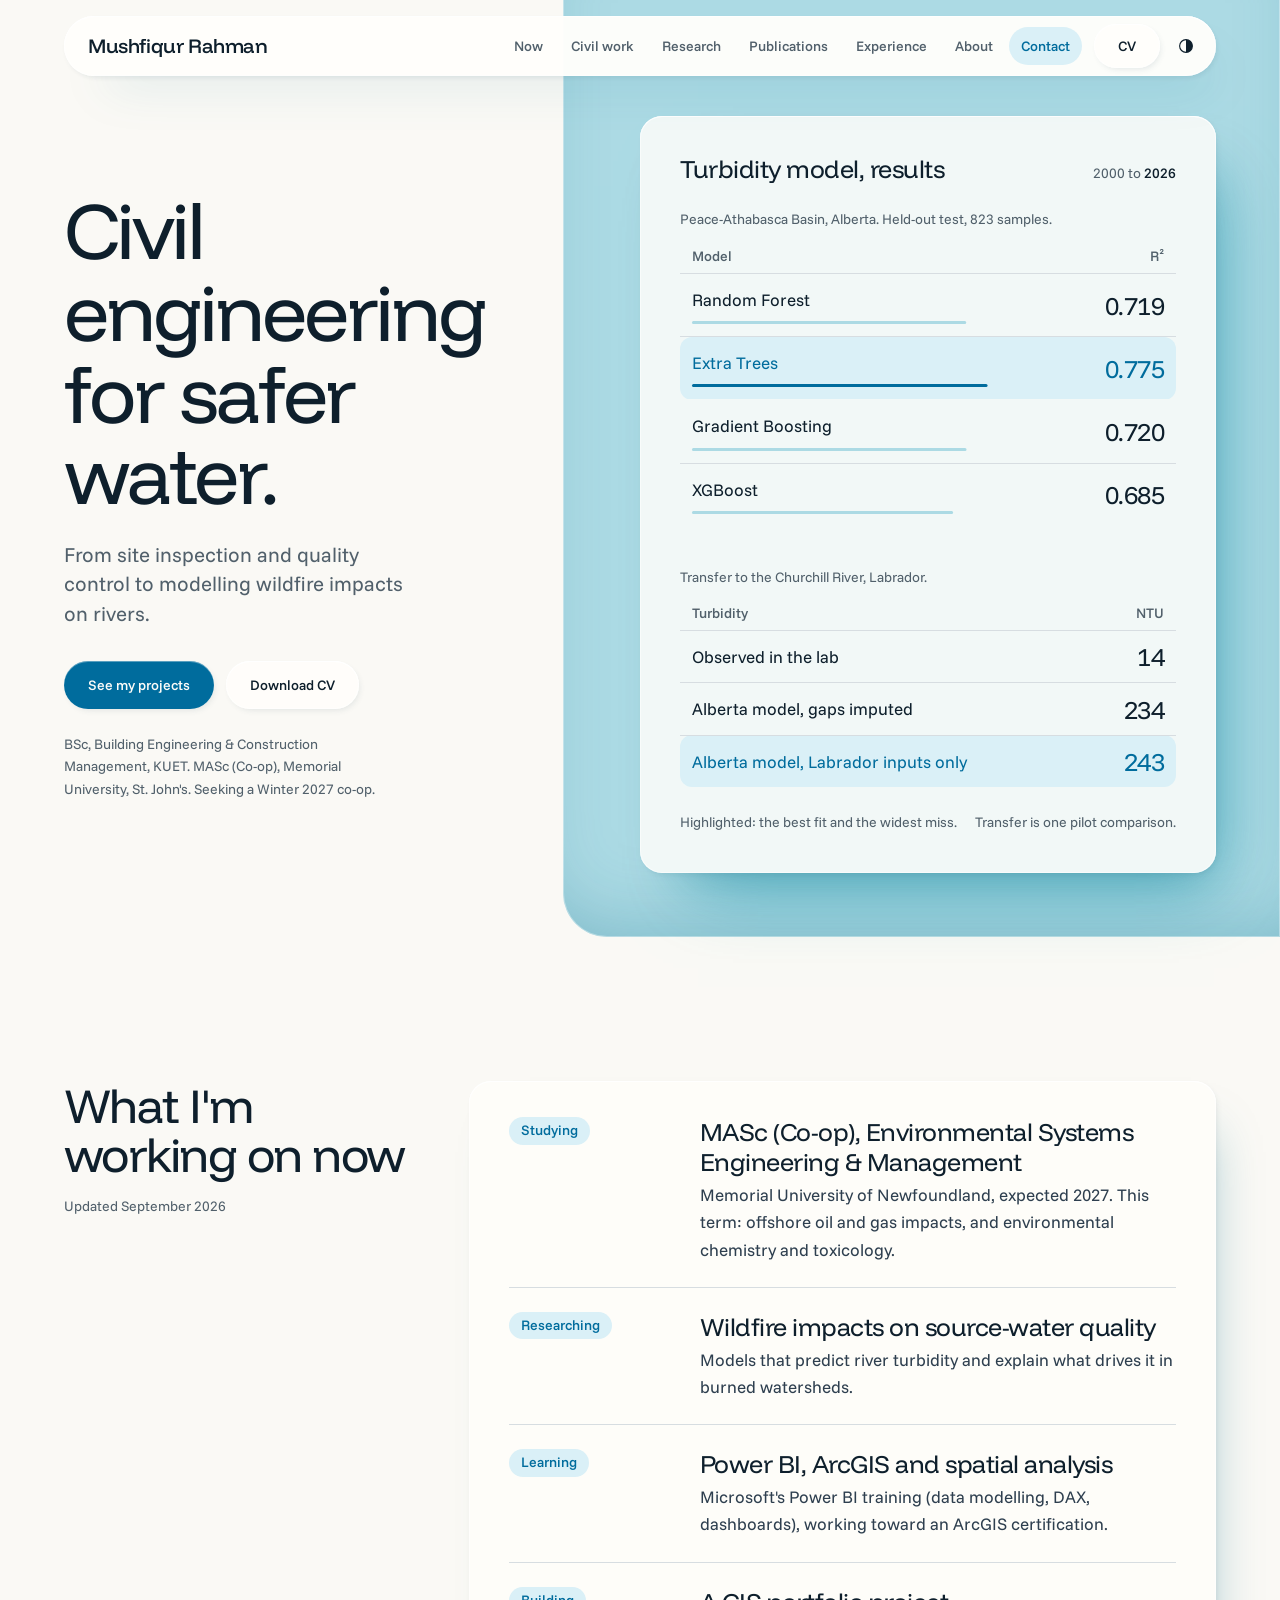
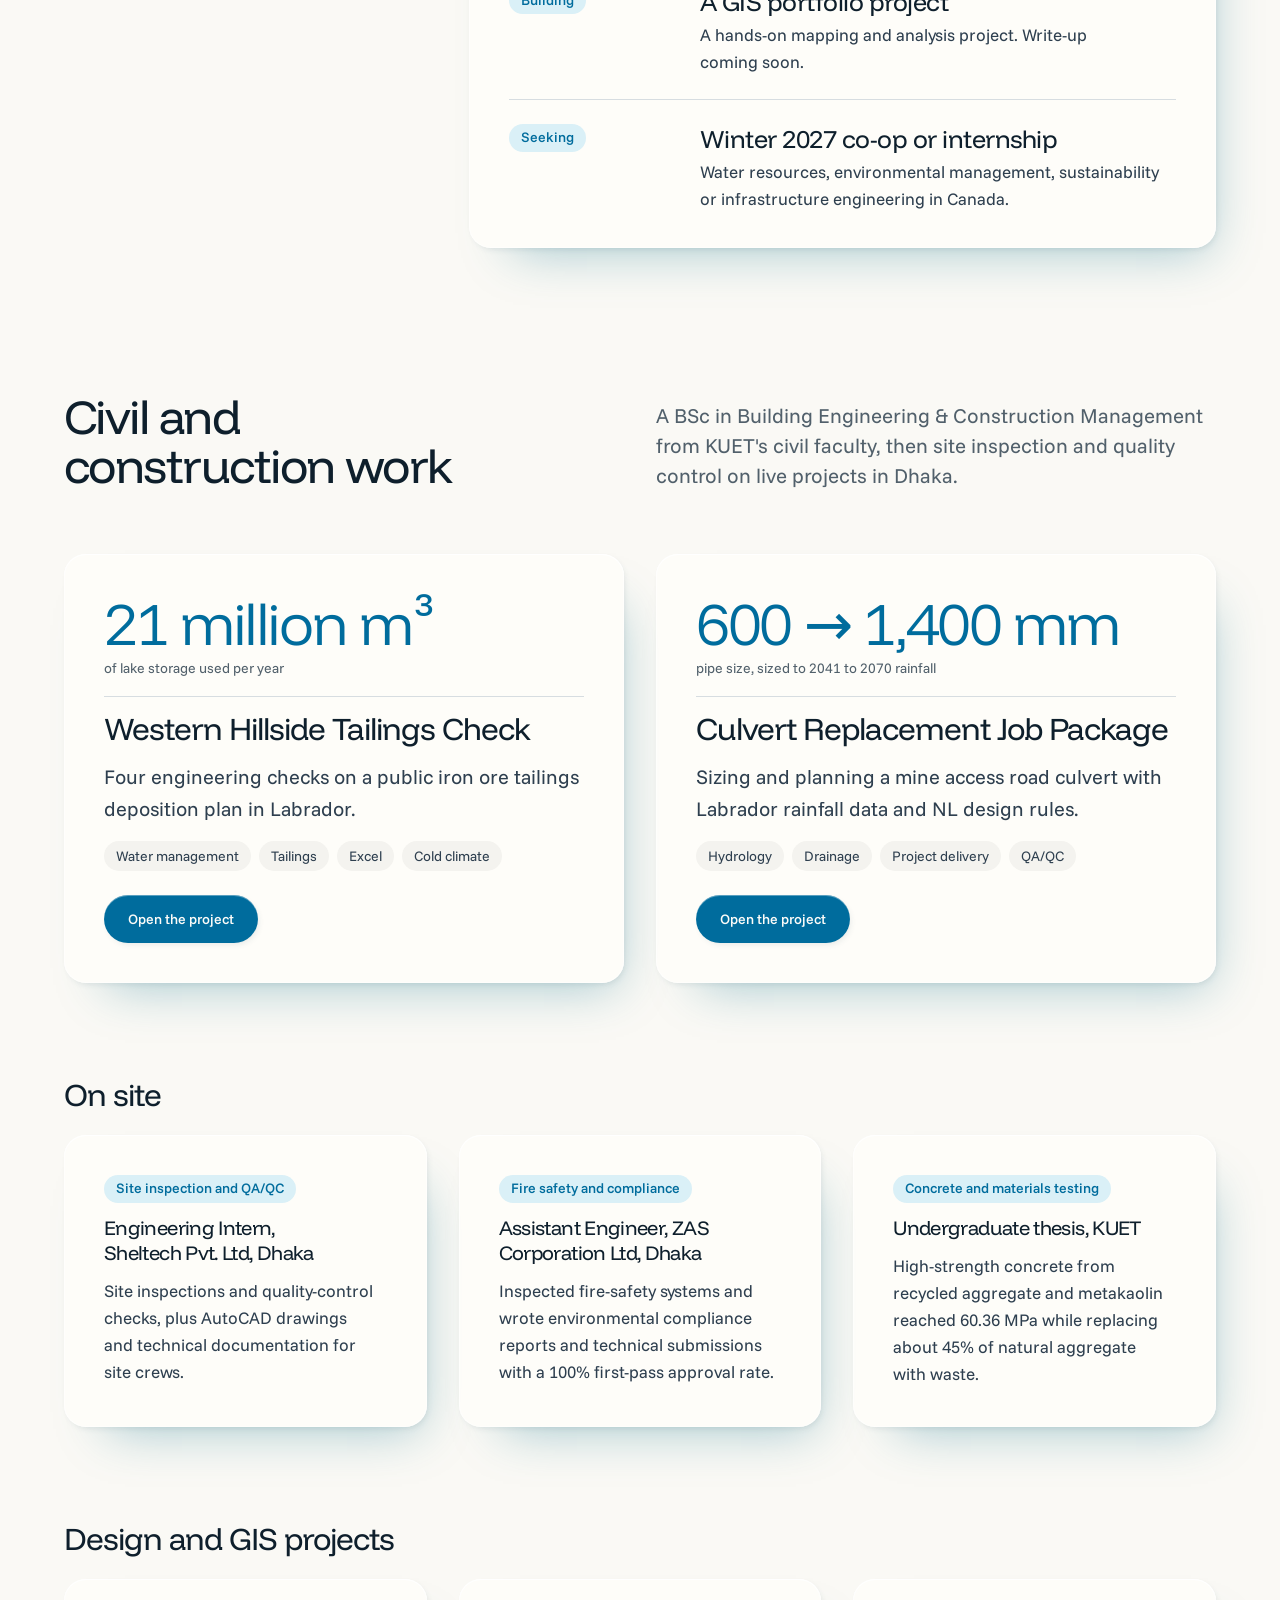
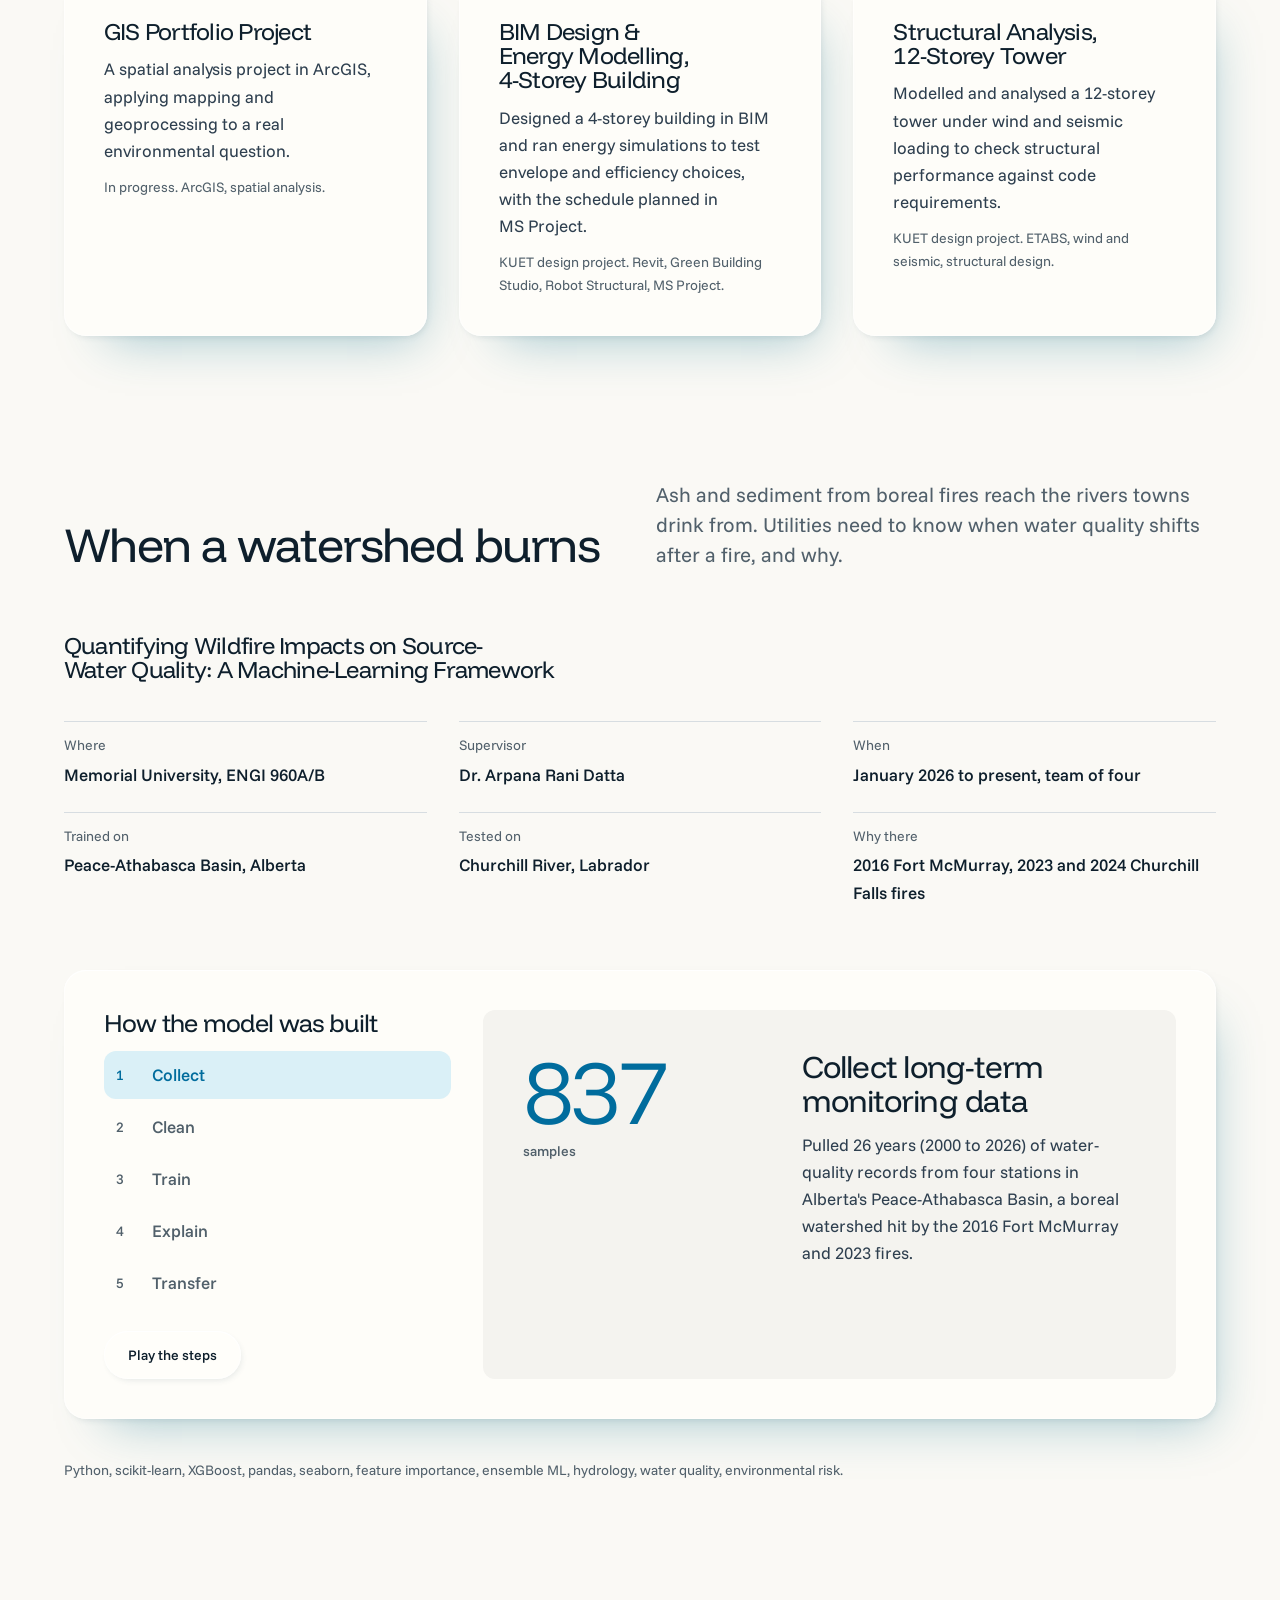
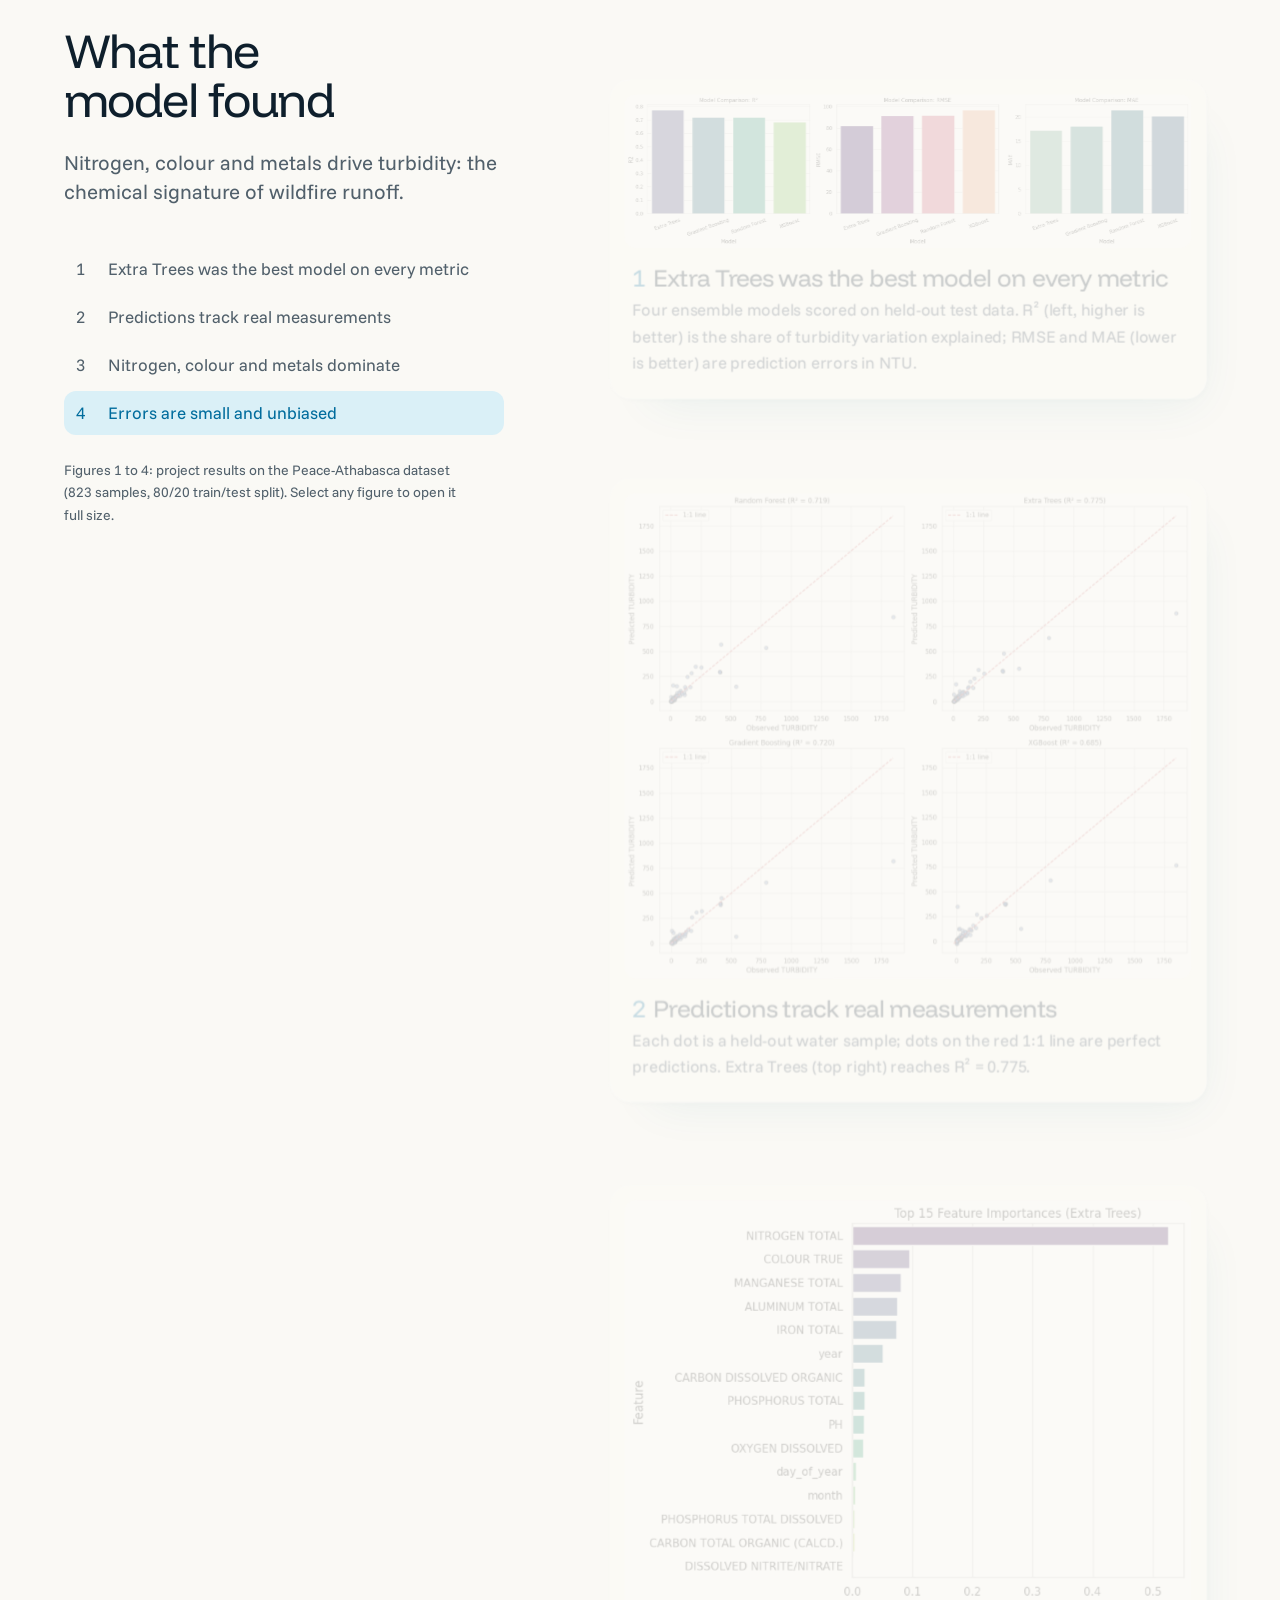
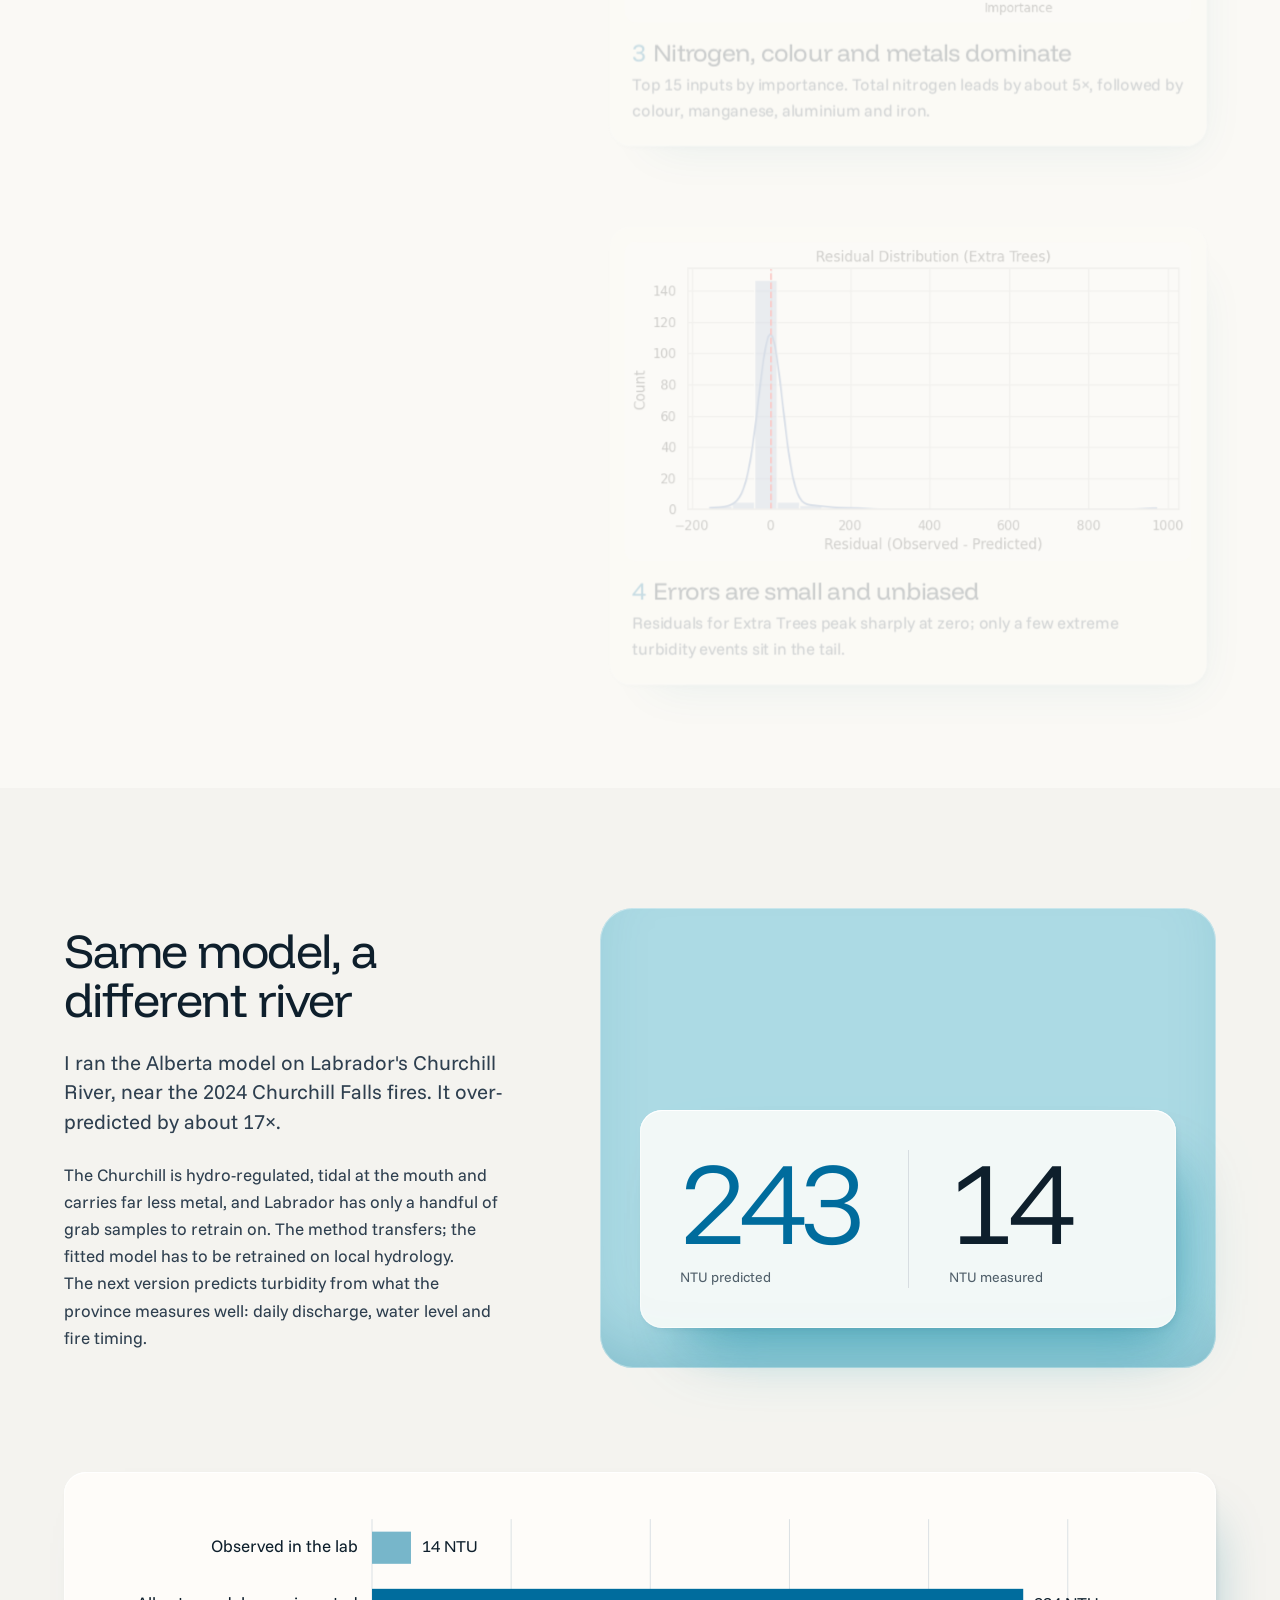
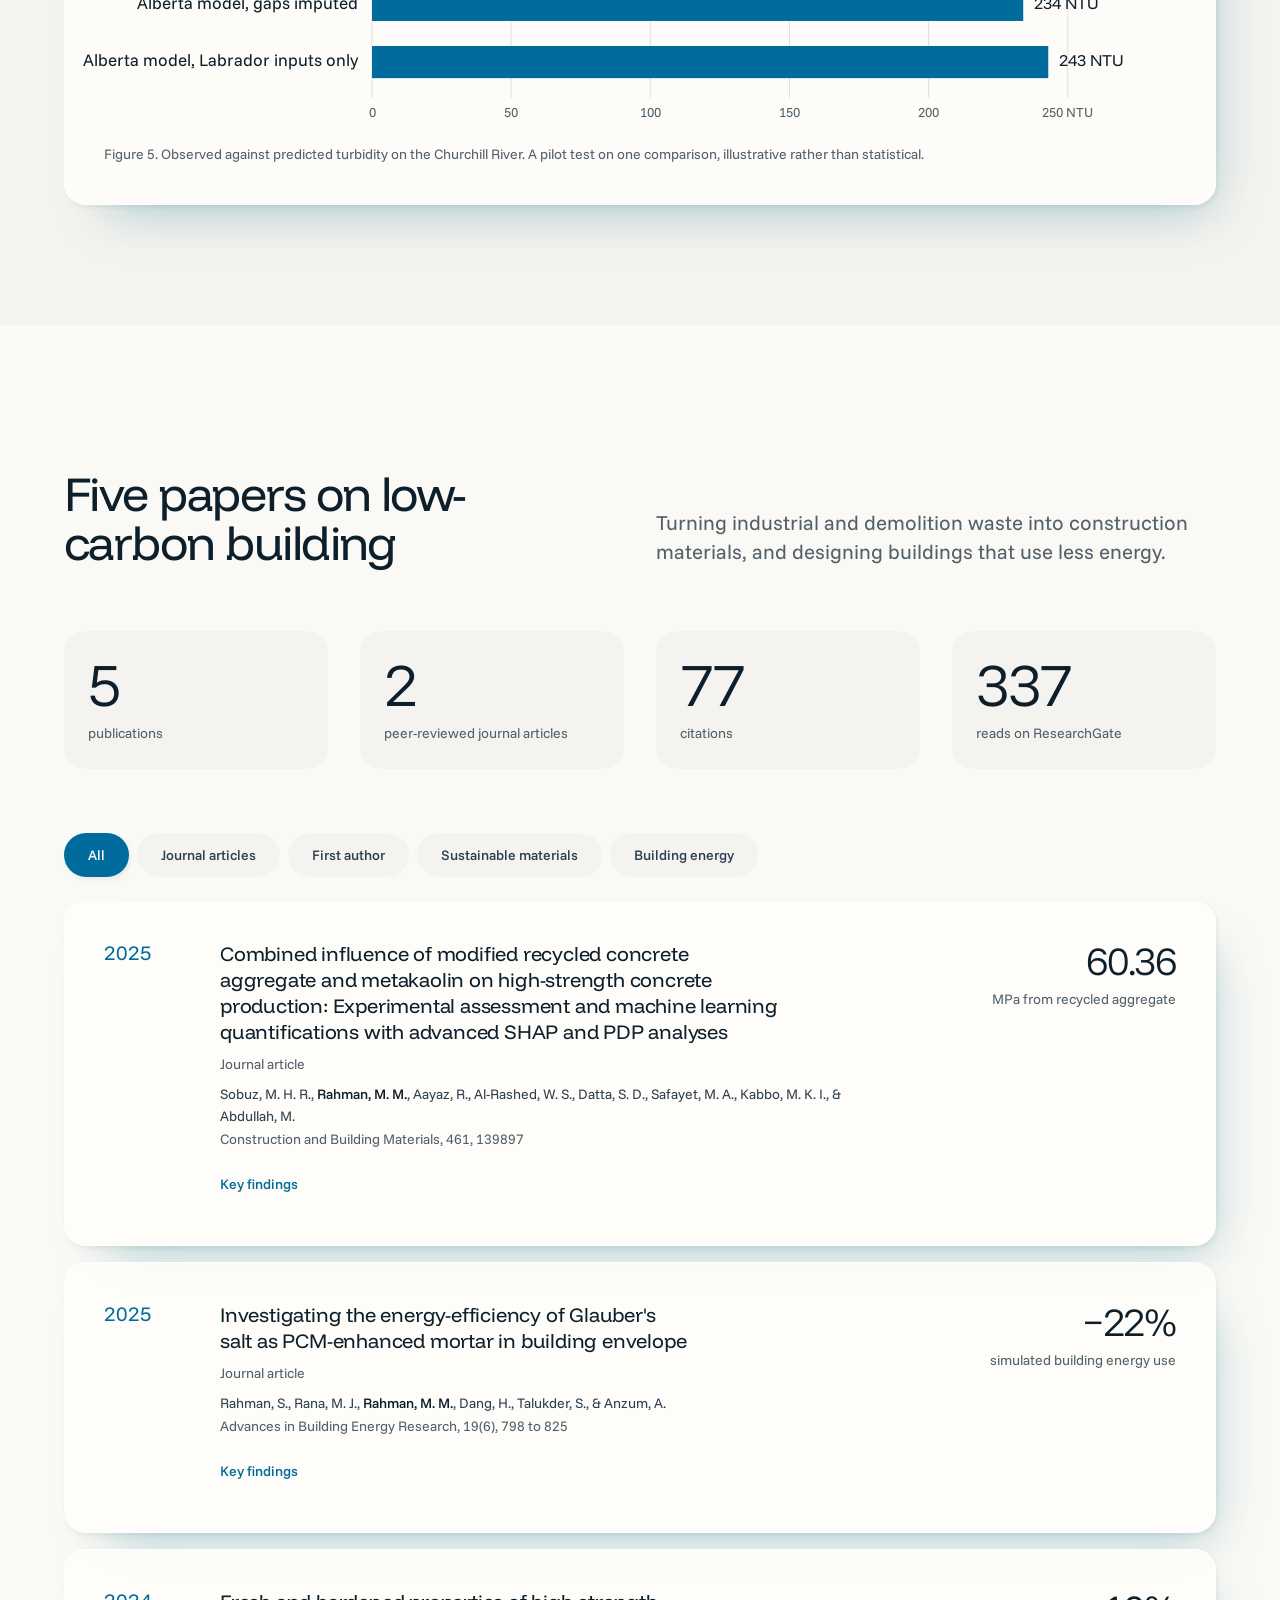
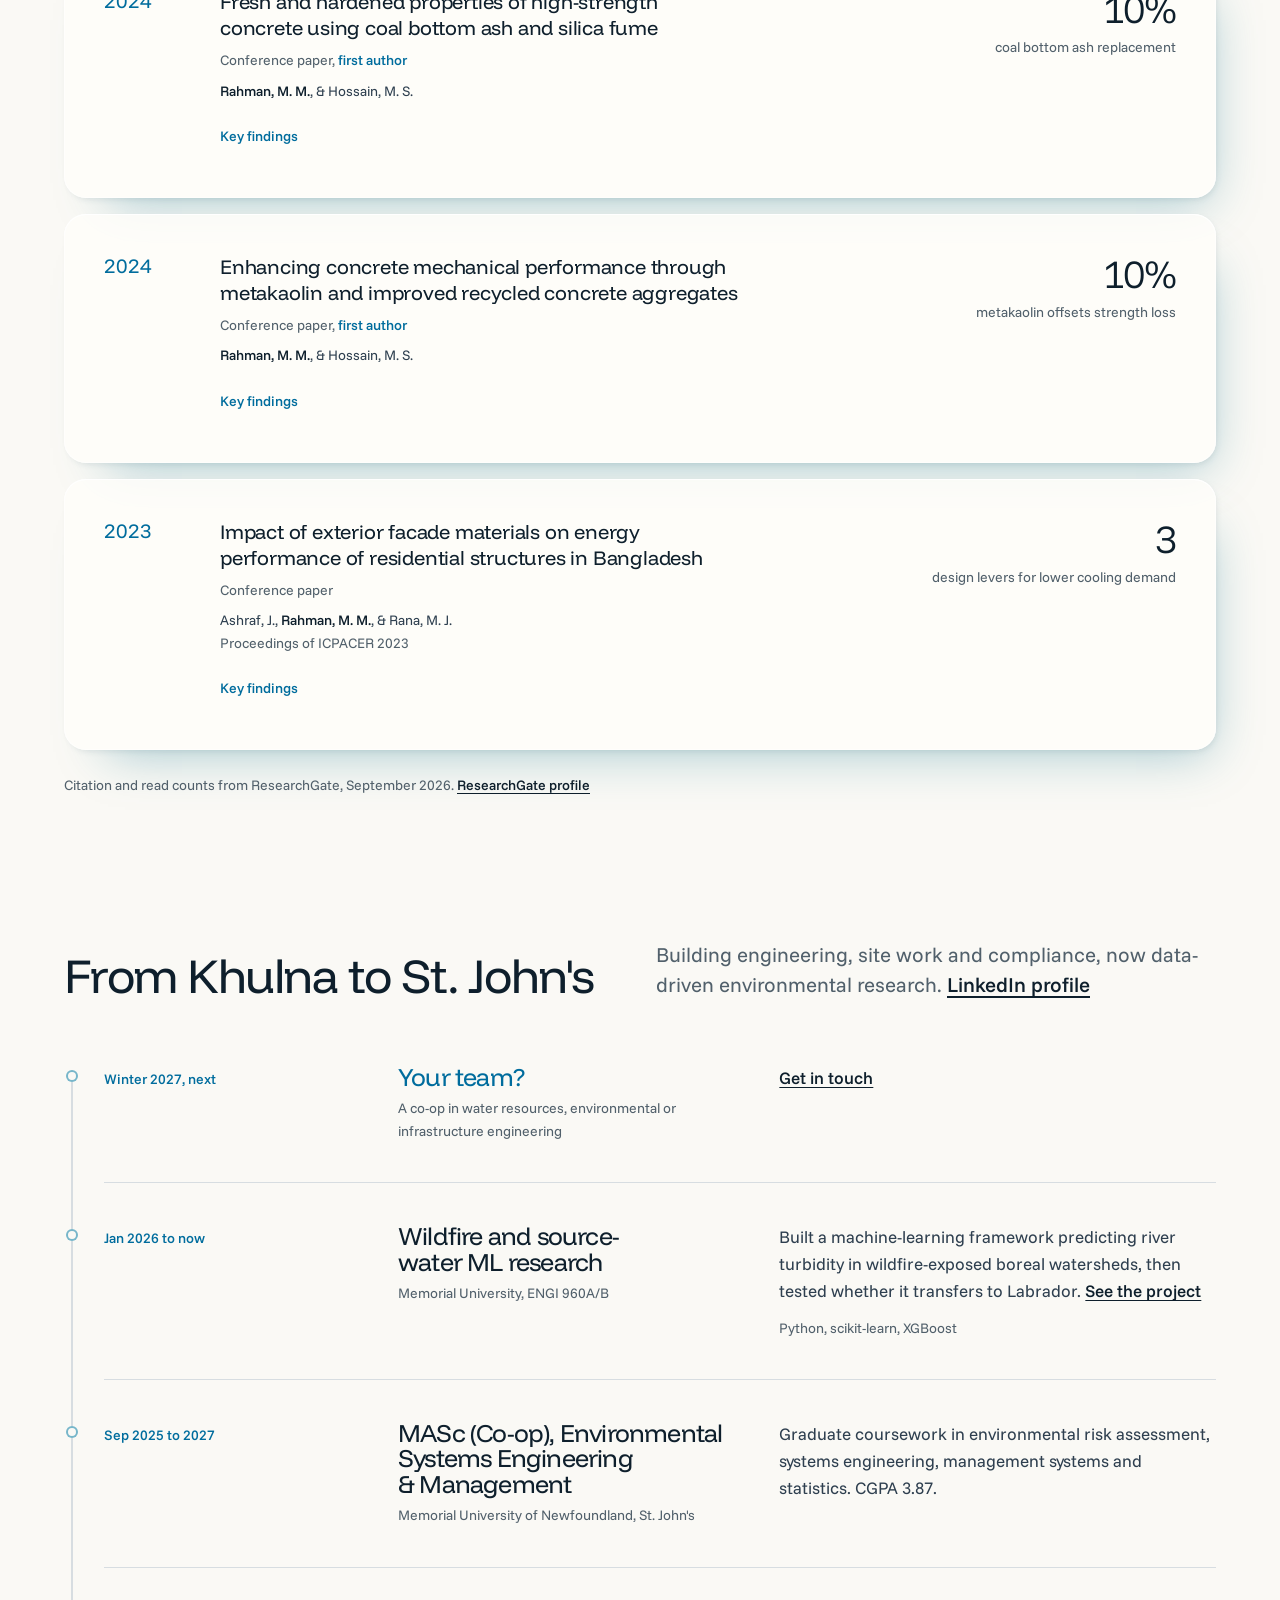
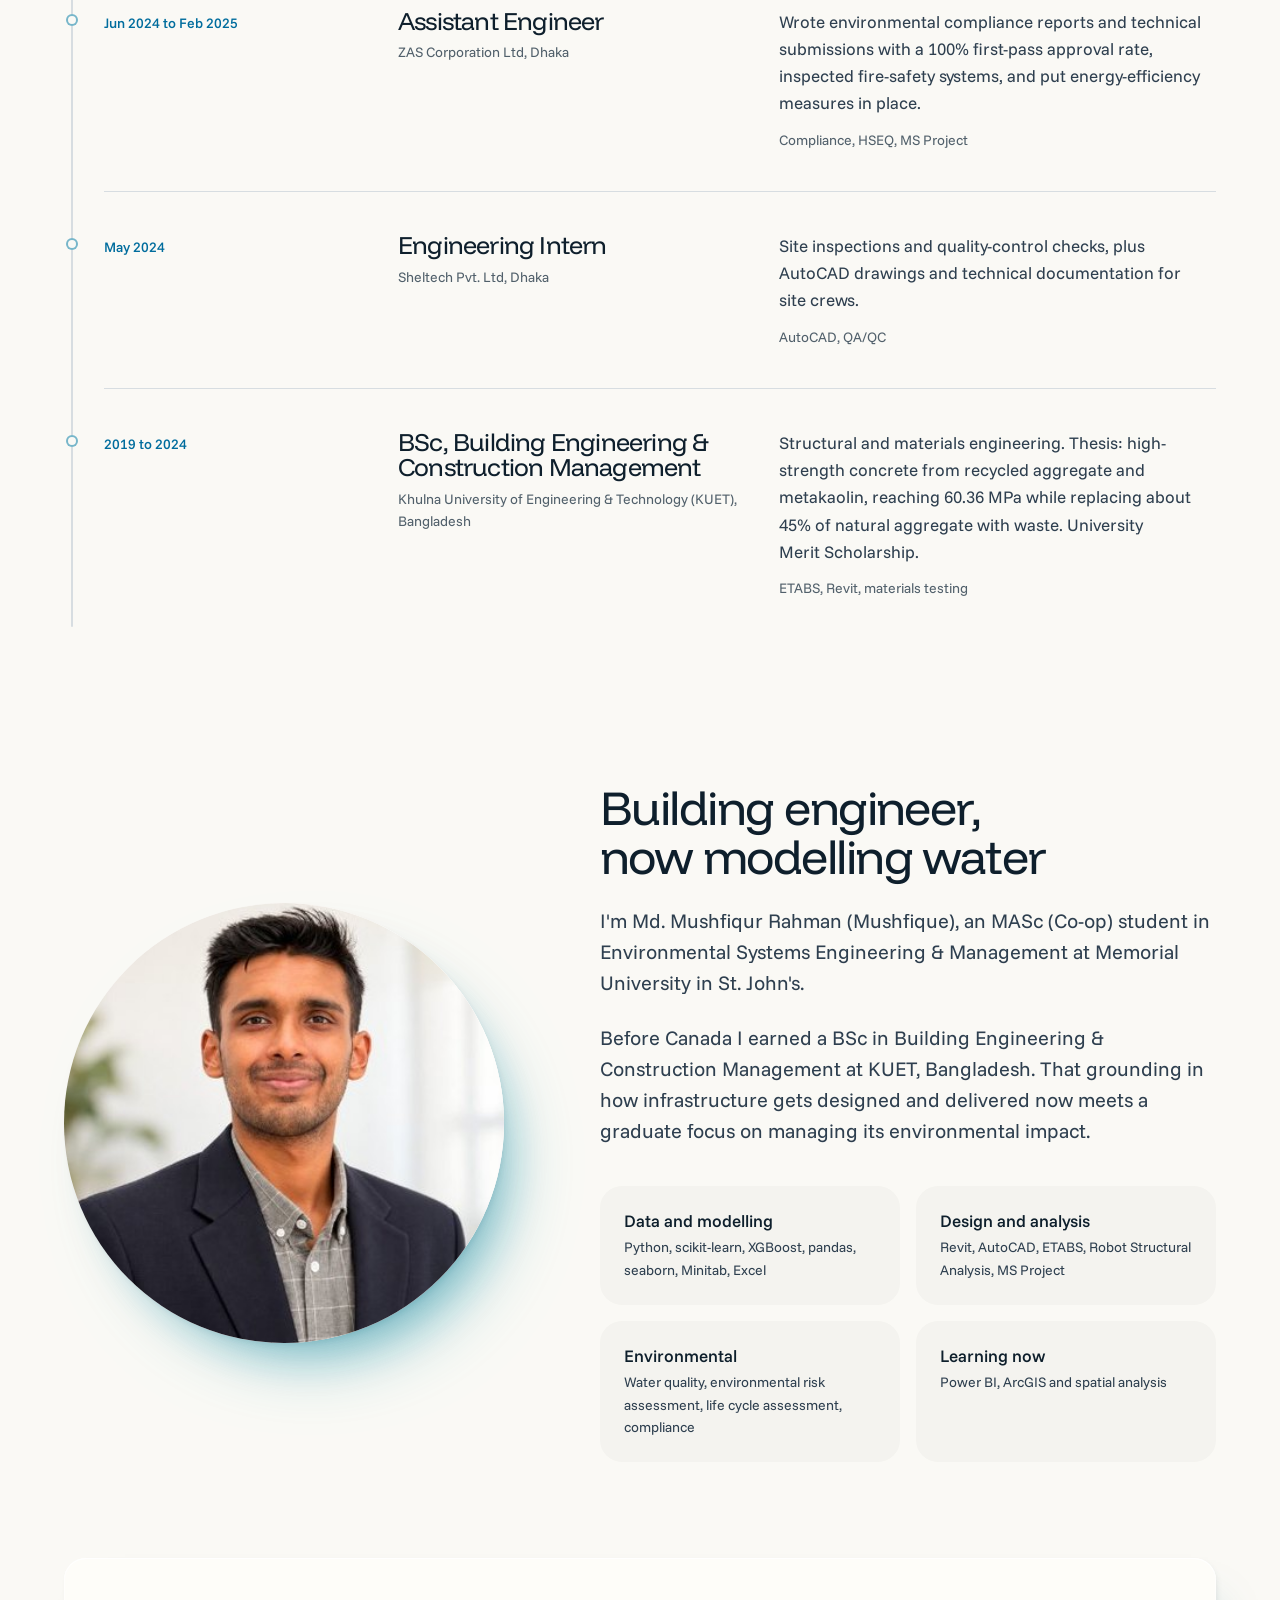
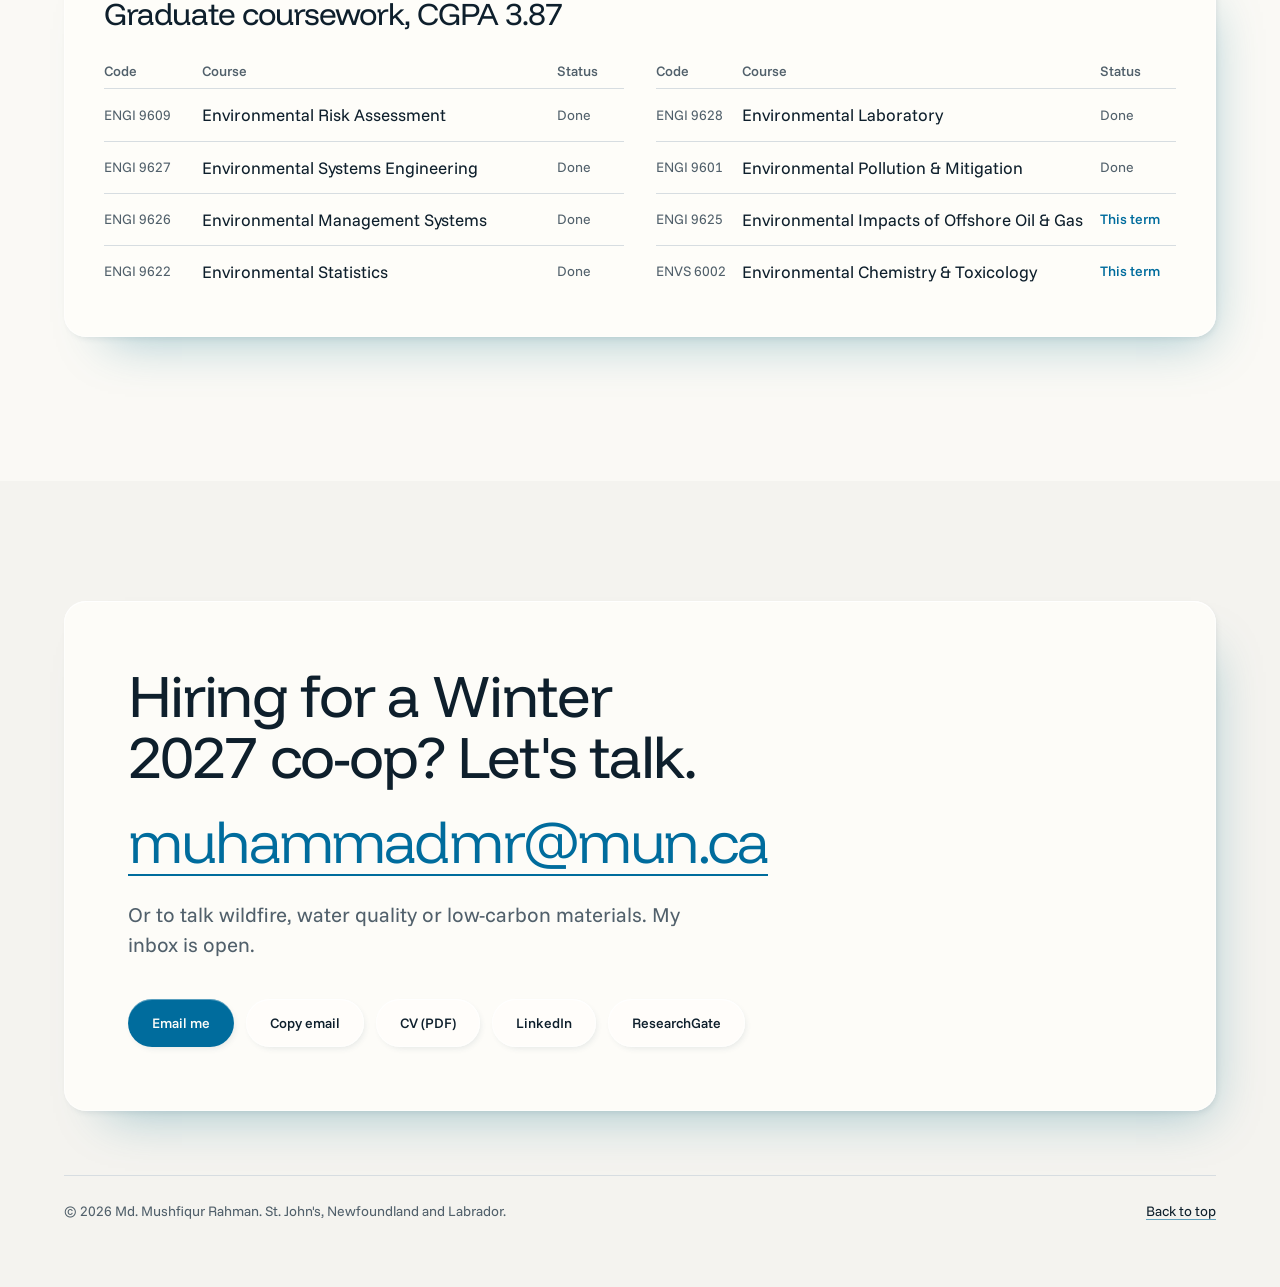
<file: index.html>
<!doctype html>
<html lang="en">
<head>
<meta charset="utf-8" />
<meta name="viewport" content="width=device-width, initial-scale=1" />
<title>Mushfiqur Rahman, environmental systems engineering</title>
<meta name="description" content="Mushfiqur Rahman builds machine-learning models that predict how wildfires change source-water quality. MASc (Co-op) at Memorial University, open to a Winter 2027 co-op." />
<meta property="og:title" content="Mushfiqur Rahman, machine learning for safer water" />
<meta property="og:description" content="Wildfire and water-quality research at Memorial University, five papers on low-carbon building, and a Winter 2027 co-op search." />
<meta property="og:image" content="https://muhammadmr128.github.io/img/mushfique-photo.jpg" />
<meta name="theme-color" content="#faf9f5" media="(prefers-color-scheme: light)" />
<meta name="theme-color" content="#0d1620" media="(prefers-color-scheme: dark)" />
<link rel="preconnect" href="https://fonts.googleapis.com" />
<link rel="preconnect" href="https://fonts.gstatic.com" crossorigin />
<link rel="stylesheet" href="https://fonts.googleapis.com/css2?family=Funnel+Display:wght@300;400;500&family=Funnel+Sans:wght@400;500&display=swap" />
<link rel="stylesheet" href="css/styles.css" />
</head>
<body>
<a class="skip" href="#top">Skip to content</a>
<div class="progress" id="progress" aria-hidden="true"></div>

<header class="nav">
  <div class="container">
  <div class="nav-in">
    <a class="brand" href="#top" aria-label="Mushfiqur Rahman, back to top">Mushfiqur Rahman</a>
    <nav class="nav-links" aria-label="Sections">
      <a href="#now" class="now-link hide-sm">Now</a>
      <a href="#civil" class="hide-sm">Civil work</a>
      <a href="#work" class="hide-sm">Research</a>
      <a href="#research" class="hide-sm">Publications</a>
      <a href="#journey" class="hide-sm">Experience</a>
      <a href="#about" class="hide-sm">About</a>
      <a href="#contact">Contact</a>
      <a class="btn" href="Mushfiqur_Rahman_CV.pdf" target="_blank" rel="noopener" download>CV</a>
      <button class="theme-btn" id="themeBtn" type="button" aria-label="Toggle light and dark theme" title="Toggle theme">
        <svg viewBox="0 0 24 24" aria-hidden="true"><circle cx="12" cy="12" r="8.5" fill="none" stroke="currentColor" stroke-width="1.5"/><path d="M12 3.5a8.5 8.5 0 0 1 0 17z" fill="currentColor"/></svg>
      </button>
    </nav>
  </div>
  </div>
</header>

<main id="top">

  <!-- ============ HERO: the result itself ============ -->
  <section class="hero" aria-labelledby="hero-h">
    <div class="pool pool--hero" aria-hidden="true"><canvas data-light="hero"></canvas></div>
    <div class="container hero-grid">
      <div class="hero-text">
        <h1 id="hero-h">Civil engineering for safer water.</h1>
        <p class="lead">From site inspection and quality control to modelling wildfire impacts on rivers.</p>
        <div class="hero-actions">
          <a class="btn btn--primary" href="#civil">See my projects</a>
          <a class="btn" href="Mushfiqur_Rahman_CV.pdf" target="_blank" rel="noopener" download>Download CV</a>
        </div>
        <p class="hero-note">BSc, Building Engineering &amp; Construction Management, KUET. MASc (Co-op), Memorial University, St. John's. Seeking a Winter 2027 co-op.</p>
      </div>

      <div class="sheet clear cast" role="group" aria-label="Results sheet from the wildfire turbidity model">
        <div class="sheet-head">
          <h2>Turbidity model, results</h2>
          <span class="num">2000 to <b>2026</b></span>
        </div>
        <table class="results">
          <caption>Peace-Athabasca Basin, Alberta. Held-out test, 823 samples.</caption>
          <thead><tr><th scope="col">Model</th><th scope="col" class="num">R²</th></tr></thead>
          <tbody>
            <tr><td>Random Forest</td><td class="num">0.719</td></tr>
            <tr class="pick"><td>Extra Trees</td><td class="num">0.775</td></tr>
            <tr><td>Gradient Boosting</td><td class="num">0.720</td></tr>
            <tr><td>XGBoost</td><td class="num">0.685</td></tr>
          </tbody>
        </table>
        <table class="results">
          <caption>Transfer to the Churchill River, Labrador.</caption>
          <thead><tr><th scope="col">Turbidity</th><th scope="col" class="num">NTU</th></tr></thead>
          <tbody>
            <tr><td>Observed in the lab</td><td class="num">14</td></tr>
            <tr><td>Alberta model, gaps imputed</td><td class="num">234</td></tr>
            <tr class="pick"><td>Alberta model, Labrador inputs only</td><td class="num">243</td></tr>
          </tbody>
        </table>
        <p class="sheet-foot"><span>Highlighted: the best fit and the widest miss.</span><span>Transfer is one pilot comparison.</span></p>
      </div>
    </div>
  </section>

  <!-- ============ NOW ============ -->
  <section id="now" aria-labelledby="now-h">
    <div class="container now-grid">
      <div>
        <h2 id="now-h">What I'm working on now</h2>
        <p class="meta">Updated <time datetime="2026-09">September 2026</time></p>
      </div>
      <ul class="rows clear">
        <li><span class="k">Studying</span><div><strong>MASc (Co-op), Environmental Systems Engineering &amp; Management</strong><p>Memorial University of Newfoundland, expected 2027. This term: offshore oil and gas impacts, and environmental chemistry and toxicology.</p></div></li>
        <li><span class="k">Researching</span><div><strong>Wildfire impacts on source-water quality</strong><p>Models that predict river turbidity and explain what drives it in burned watersheds.</p></div></li>
        <li><span class="k">Learning</span><div><strong>Power BI, ArcGIS and spatial analysis</strong><p>Microsoft's Power BI training (data modelling, DAX, dashboards), working toward an ArcGIS certification.</p></div></li>
        <li><span class="k">Building</span><div><strong>A GIS portfolio project</strong><p>A hands-on mapping and analysis project. Write-up coming soon.</p></div></li>
        <li><span class="k">Seeking</span><div><strong>Winter 2027 co-op or internship</strong><p>Water resources, environmental management, sustainability or infrastructure engineering in Canada.</p></div></li>
      </ul>
    </div>
  </section>

  <!-- ============ CIVIL AND CONSTRUCTION ============ -->
  <section id="civil" aria-labelledby="civil-h">
    <div class="container">
      <div class="head">
        <h2 id="civil-h">Civil and construction work</h2>
        <p class="lead">A BSc in Building Engineering &amp; Construction Management from KUET's civil faculty, then site inspection and quality control on live projects in Dhaka.</p>
      </div>

      <div class="proj-grid">
        <article class="proj clear lift">
          <div class="proj-num"><b>21 million m³</b><span>of lake storage used per year</span></div>
          <h3><a href="projects/western-hillside-tailings-check/">Western Hillside Tailings Check</a></h3>
          <p>Four engineering checks on a public iron ore tailings deposition plan in Labrador.</p>
          <ul class="proj-tags" aria-label="Tags"><li>Water management</li><li>Tailings</li><li>Excel</li><li>Cold climate</li></ul>
          <a class="btn btn--primary" href="projects/western-hillside-tailings-check/">Open the project</a>
        </article>
        <article class="proj clear lift">
          <div class="proj-num"><b>600 → 1,400 mm</b><span>pipe size, sized to 2041 to 2070 rainfall</span></div>
          <h3><a href="projects/culvert-replacement-job-package/">Culvert Replacement Job Package</a></h3>
          <p>Sizing and planning a mine access road culvert with Labrador rainfall data and NL design rules.</p>
          <ul class="proj-tags" aria-label="Tags"><li>Hydrology</li><li>Drainage</li><li>Project delivery</li><li>QA/QC</li></ul>
          <a class="btn btn--primary" href="projects/culvert-replacement-job-package/">Open the project</a>
        </article>
      </div>

      <h3 class="earlier-head">On site</h3>
      <div class="site-grid">
        <article class="clear">
          <span class="site-k">Site inspection and QA/QC</span>
          <h3>Engineering Intern, Sheltech Pvt. Ltd, Dhaka</h3>
          <p>Site inspections and quality-control checks, plus AutoCAD drawings and technical documentation for site crews.</p>
        </article>
        <article class="clear">
          <span class="site-k">Fire safety and compliance</span>
          <h3>Assistant Engineer, ZAS Corporation Ltd, Dhaka</h3>
          <p>Inspected fire-safety systems and wrote environmental compliance reports and technical submissions with a 100% first-pass approval rate.</p>
        </article>
        <article class="clear">
          <span class="site-k">Concrete and materials testing</span>
          <h3>Undergraduate thesis, KUET</h3>
          <p>High-strength concrete from recycled aggregate and metakaolin reached 60.36 MPa while replacing about 45% of natural aggregate with waste.</p>
        </article>
      </div>

      <h3 class="earlier-head">Design and GIS projects</h3>
      <div class="earlier">
        <article class="clear lift">
          <h3>GIS Portfolio Project</h3>
          <p>A spatial analysis project in ArcGIS, applying mapping and geoprocessing to a real environmental question.</p>
          <p class="where">In progress. ArcGIS, spatial analysis.</p>
        </article>
        <article class="clear lift">
          <h3>BIM Design &amp; Energy Modelling, 4-Storey Building</h3>
          <p>Designed a 4-storey building in BIM and ran energy simulations to test envelope and efficiency choices, with the schedule planned in MS Project.</p>
          <p class="where">KUET design project. Revit, Green Building Studio, Robot Structural, MS Project.</p>
        </article>
        <article class="clear lift">
          <h3>Structural Analysis, 12-Storey Tower</h3>
          <p>Modelled and analysed a 12-storey tower under wind and seismic loading to check structural performance against code requirements.</p>
          <p class="where">KUET design project. ETABS, wind and seismic, structural design.</p>
        </article>
      </div>
    </div>
  </section>

  <!-- ============ RESEARCH ============ -->
  <section id="work" aria-labelledby="work-h">
    <div class="container">
      <div class="head">
        <h2 id="work-h">When a watershed burns</h2>
        <p class="lead">Ash and sediment from boreal fires reach the rivers towns drink from. Utilities need to know when water quality shifts after a fire, and why.</p>
      </div>

      <h3 class="project-title">Quantifying Wildfire Impacts on Source-Water Quality: A Machine-Learning Framework</h3>
      <dl class="facts">
        <div><dt>Where</dt><dd>Memorial University, ENGI 960A/B</dd></div>
        <div><dt>Supervisor</dt><dd>Dr. Arpana Rani Datta</dd></div>
        <div><dt>When</dt><dd>January 2026 to present, team of four</dd></div>
        <div><dt>Trained on</dt><dd>Peace-Athabasca Basin, Alberta</dd></div>
        <div><dt>Tested on</dt><dd>Churchill River, Labrador</dd></div>
        <div><dt>Why there</dt><dd>2016 Fort McMurray, 2023 and 2024 Churchill Falls fires</dd></div>
      </dl>

      <div class="pipe clear" id="pipe">
        <div class="pipe-side">
          <h3>How the model was built</h3>
          <div class="pipe-steps" role="tablist" aria-label="Machine-learning pipeline steps"></div>
          <button class="btn pipe-play" id="pipePlay" type="button">Play the steps</button>
        </div>
        <div class="pipe-panel" id="pipePanel" role="tabpanel" aria-live="polite">
          <div class="big in">837<small>samples</small></div>
          <div class="in"><h4>Collect long-term monitoring data</h4><p>Pulled 26 years (2000 to 2026) of water-quality records from four stations in Alberta's Peace-Athabasca Basin, a boreal watershed hit by the 2016 Fort McMurray and 2023 fires.</p></div>
        </div>
      </div>
      <p class="tools">Python, scikit-learn, XGBoost, pandas, seaborn, feature importance, ensemble ML, hydrology, water quality, environmental risk.</p>
    </div>
  </section>

  <!-- ============ FIGURES: sticky diptych ============ -->
  <section aria-labelledby="figs-h">
    <div class="container sticky-stack">
      <div class="pane-sticky">
        <h2 id="figs-h">What the model found</h2>
        <p class="lead">Nitrogen, colour and metals drive turbidity: the chemical signature of wildfire runoff.</p>
        <ol class="fig-index">
            <li><a href="#fig-1"><span class="num">1</span><span>Extra Trees was the best model on every metric</span></a></li>
            <li><a href="#fig-2"><span class="num">2</span><span>Predictions track real measurements</span></a></li>
            <li><a href="#fig-3"><span class="num">3</span><span>Nitrogen, colour and metals dominate</span></a></li>
            <li><a href="#fig-4"><span class="num">4</span><span>Errors are small and unbiased</span></a></li>
        </ol>
        <p class="chart-note">Figures 1 to 4: project results on the Peace-Athabasca dataset (823 samples, 80/20 train/test split). Select any figure to open it full size.</p>
      </div>
      <div class="pane-scroll">
        <figure class="fig clear" id="fig-1">
          <a class="shot" href="img/ml-model-comparison.png" target="_blank" rel="noopener"><img src="img/ml-model-comparison.png" width="1784" height="484" loading="lazy" alt="Three bar charts comparing Extra Trees, Gradient Boosting, Random Forest and XGBoost on R², RMSE and MAE. Extra Trees has the highest R² (about 0.77) and the lowest RMSE and MAE."></a>
          <figcaption><span class="fig-title"><span class="num">1</span>Extra Trees was the best model on every metric</span><span class="cap">Four ensemble models scored on held-out test data. R² (left, higher is better) is the share of turbidity variation explained; RMSE and MAE (lower is better) are prediction errors in NTU.</span></figcaption>
        </figure>
        <figure class="fig clear" id="fig-2">
          <a class="shot" href="img/ml-observed-vs-predicted.png" target="_blank" rel="noopener"><img src="img/ml-observed-vs-predicted.png" width="1384" height="1184" loading="lazy" alt="Four scatter plots of observed versus predicted turbidity: Random Forest R² 0.719, Extra Trees R² 0.775, Gradient Boosting R² 0.720, XGBoost R² 0.685."></a>
          <figcaption><span class="fig-title"><span class="num">2</span>Predictions track real measurements</span><span class="cap">Each dot is a held-out water sample; dots on the red 1:1 line are perfect predictions. Extra Trees (top right) reaches R² = 0.775.</span></figcaption>
        </figure>
        <figure class="fig clear" id="fig-3">
            <a class="shot" href="img/ml-feature-importance.png" target="_blank" rel="noopener"><img src="img/ml-feature-importance.png" width="784" height="584" loading="lazy" alt="Horizontal bar chart of the top 15 feature importances in the Extra Trees model. Total nitrogen is about 0.52, followed by true colour, total manganese, total aluminium and total iron."></a>
            <figcaption><span class="fig-title"><span class="num">3</span>Nitrogen, colour and metals dominate</span><span class="cap">Top 15 inputs by importance. Total nitrogen leads by about 5×, followed by colour, manganese, aluminium and iron.</span></figcaption>
          </figure>
        <figure class="fig clear" id="fig-4">
            <a class="shot" href="img/ml-residuals.png" target="_blank" rel="noopener"><img src="img/ml-residuals.png" width="682" height="384" loading="lazy" alt="Histogram of Extra Trees residuals, sharply peaked and centred on zero with a long thin tail toward large positive errors."></a>
            <figcaption><span class="fig-title"><span class="num">4</span>Errors are small and unbiased</span><span class="cap">Residuals for Extra Trees peak sharply at zero; only a few extreme turbidity events sit in the tail.</span></figcaption>
          </figure>
      </div>
    </div>
  </section>

  <!-- ============ TRANSFER: a figure in sun ============ -->
  <section class="transfer-sec" aria-labelledby="tr-h">
    <div class="container band-grid">
      <div class="band-text">
        <h2 id="tr-h">Same model, a different river</h2>
        <p class="lead">I ran the Alberta model on Labrador's Churchill River, near the 2024 Churchill Falls fires. It over-predicted by about 17×.</p>
        <p>The Churchill is hydro-regulated, tidal at the mouth and carries far less metal, and Labrador has only a handful of grab samples to retrain on. The method transfers; the fitted model has to be retrained on local hydrology. The next version predicts turbidity from what the province measures well: daily discharge, water level and fire timing.</p>
      </div>
      <div class="pool-frame">
        <div class="pool pool--inset" aria-hidden="true"><canvas data-light="transfer"></canvas></div>
        <div class="big-pair clear cast">
          <div><b class="hot">243</b><span>NTU predicted</span></div>
          <div><b>14</b><span>NTU measured</span></div>
        </div>
      </div>
      <figure class="transfer clear" id="c-transfer">
        <div class="plot"></div>
        <figcaption>Figure 5. Observed against predicted turbidity on the Churchill River. A pilot test on one comparison, illustrative rather than statistical.</figcaption>
      </figure>
    </div>
  </section>

  <!-- ============ PUBLICATIONS ============ -->
  <section id="research" aria-labelledby="pubs-h">
    <div class="container">
      <div class="head">
        <h2 id="pubs-h">Five papers on low-carbon building</h2>
        <p class="lead">Turning industrial and demolition waste into construction materials, and designing buildings that use less energy.</p>
      </div>
      <dl class="figures">
        <div><dt>publications</dt><dd>5</dd></div>
        <div><dt>peer-reviewed journal articles</dt><dd>2</dd></div>
        <div><dt>citations</dt><dd>77</dd></div>
        <div><dt>reads on ResearchGate</dt><dd>337</dd></div>
      </dl>
      <div class="filters" role="group" aria-label="Filter publications">
        <button class="chip" type="button" data-f="all" aria-pressed="true">All</button>
        <button class="chip" type="button" data-f="journal" aria-pressed="false">Journal articles</button>
        <button class="chip" type="button" data-f="first" aria-pressed="false">First author</button>
        <button class="chip" type="button" data-f="materials" aria-pressed="false">Sustainable materials</button>
        <button class="chip" type="button" data-f="energy" aria-pressed="false">Building energy</button>
      </div>
      <div class="pubs" id="pubs">
        <article class="pub clear lift" data-type="journal" data-topic="materials" data-first="false">
          <span class="yr">2025</span>
          <div>
            <h3>Combined influence of modified recycled concrete aggregate and metakaolin on high-strength concrete production: Experimental assessment and machine learning quantifications with advanced SHAP and PDP analyses</h3>
            <p class="kind">Journal article</p>
            <p class="auth">Sobuz, M. H. R., <b>Rahman, M. M.</b>, Aayaz, R., Al-Rashed, W. S., Datta, S. D., Safayet, M. A., Kabbo, M. K. I., &amp; Abdullah, M.</p>
            <p class="venue">Construction and Building Materials, 461, 139897</p>
          </div>
          <div class="hl"><b>60.36</b><span>MPa from recycled aggregate</span></div>
          <details>
            <summary>Key findings</summary>
            <p>Treated recycled concrete aggregate with metakaolin produced high-strength concrete reaching 60.36 MPa, matching conventional mixes while replacing a large share of natural aggregate with demolition waste. XGBoost (R² = 0.924) predicted strength, and SHAP and PDP analyses showed which mix factors drive it.</p>
            <p class="links"><a class="textlink" href="https://doi.org/10.1016/j.conbuildmat.2025.139897" target="_blank" rel="noopener">Read the paper (DOI)</a></p>
          </details>
        </article>
        <article class="pub clear lift" data-type="journal" data-topic="energy" data-first="false">
          <span class="yr">2025</span>
          <div>
            <h3>Investigating the energy-efficiency of Glauber's salt as PCM-enhanced mortar in building envelope</h3>
            <p class="kind">Journal article</p>
            <p class="auth">Rahman, S., Rana, M. J., <b>Rahman, M. M.</b>, Dang, H., Talukder, S., &amp; Anzum, A.</p>
            <p class="venue">Advances in Building Energy Research, 19(6), 798 to 825</p>
          </div>
          <div class="hl"><b>−22%</b><span>simulated building energy use</span></div>
          <details>
            <summary>Key findings</summary>
            <p>Adding Glauber's salt as a phase-change material to mortar cut thermal conductivity by about 65% (1.173 to 0.416 W/m·K). At the optimal 10% PCM content, simulated annual building energy use fell by about 22%.</p>
            <p class="links"><a class="textlink" href="https://doi.org/10.1080/17512549.2025.2547399" target="_blank" rel="noopener">Read the paper (DOI)</a></p>
          </details>
        </article>
        <article class="pub clear lift" data-type="conference" data-topic="materials" data-first="true">
          <span class="yr">2024</span>
          <div>
            <h3>Fresh and hardened properties of high-strength concrete using coal bottom ash and silica fume</h3>
            <p class="kind">Conference paper, <b>first author</b></p>
            <p class="auth"><b>Rahman, M. M.</b>, &amp; Hossain, M. S.</p>
          </div>
          <div class="hl"><b>10%</b><span>coal bottom ash replacement</span></div>
          <details>
            <summary>Key findings</summary>
            <p>Replacing up to 10% of the mix with coal bottom ash, a combustion by-product, alongside silica fume kept concrete at high strength. It turns industrial waste into structural material and cuts cement-related CO₂.</p>
            <p class="links"><a class="textlink" href="https://www.researchgate.net/profile/Md-Mushfiqur-Rahman-6" target="_blank" rel="noopener">View on ResearchGate</a></p>
          </details>
        </article>
        <article class="pub clear lift" data-type="conference" data-topic="materials" data-first="true">
          <span class="yr">2024</span>
          <div>
            <h3>Enhancing concrete mechanical performance through metakaolin and improved recycled concrete aggregates</h3>
            <p class="kind">Conference paper, <b>first author</b></p>
            <p class="auth"><b>Rahman, M. M.</b>, &amp; Hossain, M. S.</p>
          </div>
          <div class="hl"><b>10%</b><span>metakaolin offsets strength loss</span></div>
          <details>
            <summary>Key findings</summary>
            <p>Treating recycled concrete aggregate and adding 10% metakaolin offset the usual strength loss from recycled aggregate, making high-strength concrete from demolition waste feasible.</p>
            <p class="links"><a class="textlink" href="https://www.researchgate.net/profile/Md-Mushfiqur-Rahman-6" target="_blank" rel="noopener">View on ResearchGate</a></p>
          </details>
        </article>
        <article class="pub clear lift" data-type="conference" data-topic="energy" data-first="false">
          <span class="yr">2023</span>
          <div>
            <h3>Impact of exterior facade materials on energy performance of residential structures in Bangladesh</h3>
            <p class="kind">Conference paper</p>
            <p class="auth">Ashraf, J., <b>Rahman, M. M.</b>, &amp; Rana, M. J.</p>
            <p class="venue">Proceedings of ICPACER 2023</p>
          </div>
          <div class="hl"><b>3</b><span>design levers for lower cooling demand</span></div>
          <details>
            <summary>Key findings</summary>
            <p>Identified the window-to-wall ratio, shading height and building orientation that minimise residential cooling-energy demand in Bangladesh's climate.</p>
            <p class="links"><a class="textlink" href="https://www.researchgate.net/profile/Md-Mushfiqur-Rahman-6" target="_blank" rel="noopener">View on ResearchGate</a></p>
          </details>
        </article>
      </div>
      <p class="foot-note">Citation and read counts from ResearchGate, September 2026. <a class="textlink" href="https://www.researchgate.net/profile/Md-Mushfiqur-Rahman-6" target="_blank" rel="noopener">ResearchGate profile</a></p>
    </div>
  </section>

  <!-- ============ EXPERIENCE ============ -->
  <section id="journey" aria-labelledby="journey-h">
    <div class="container">
      <div class="head">
        <h2 id="journey-h">From Khulna to St. John's</h2>
        <p class="lead">Building engineering, site work and compliance, now data-driven environmental research. <a class="textlink" href="https://www.linkedin.com/in/muhammad-mushfiqur-rahman-eng/" target="_blank" rel="noopener">LinkedIn profile</a></p>
      </div>
      <ol class="tl" id="tl" reversed>
        <li class="next">
          <span class="when">Winter 2027, next</span>
          <div><h3>Your team?</h3><span class="org">A co-op in water resources, environmental or infrastructure engineering</span></div>
          <p><a class="textlink" href="#contact">Get in touch</a></p>
        </li>
        <li>
          <span class="when">Jan 2026 to now</span>
          <div><h3>Wildfire and source-water ML research</h3><span class="org">Memorial University, ENGI 960A/B</span></div>
          <div><p>Built a machine-learning framework predicting river turbidity in wildfire-exposed boreal watersheds, then tested whether it transfers to Labrador. <a class="textlink" href="#work">See the project</a></p><p class="tools">Python, scikit-learn, XGBoost</p></div>
        </li>
        <li>
          <span class="when">Sep 2025 to 2027</span>
          <div><h3>MASc (Co-op), Environmental Systems Engineering &amp; Management</h3><span class="org">Memorial University of Newfoundland, St. John's</span></div>
          <p>Graduate coursework in environmental risk assessment, systems engineering, management systems and statistics. CGPA 3.87.</p>
        </li>
        <li>
          <span class="when">Jun 2024 to Feb 2025</span>
          <div><h3>Assistant Engineer</h3><span class="org">ZAS Corporation Ltd, Dhaka</span></div>
          <div><p>Wrote environmental compliance reports and technical submissions with a 100% first-pass approval rate, inspected fire-safety systems, and put energy-efficiency measures in place.</p><p class="tools">Compliance, HSEQ, MS Project</p></div>
        </li>
        <li>
          <span class="when">May 2024</span>
          <div><h3>Engineering Intern</h3><span class="org">Sheltech Pvt. Ltd, Dhaka</span></div>
          <div><p>Site inspections and quality-control checks, plus AutoCAD drawings and technical documentation for site crews.</p><p class="tools">AutoCAD, QA/QC</p></div>
        </li>
        <li>
          <span class="when">2019 to 2024</span>
          <div><h3>BSc, Building Engineering &amp; Construction Management</h3><span class="org">Khulna University of Engineering &amp; Technology (KUET), Bangladesh</span></div>
          <div><p>Structural and materials engineering. Thesis: high-strength concrete from recycled aggregate and metakaolin, reaching 60.36 MPa while replacing about 45% of natural aggregate with waste. University Merit Scholarship.</p><p class="tools">ETABS, Revit, materials testing</p></div>
        </li>
      </ol>

    </div>
  </section>

  <!-- ============ ABOUT ============ -->
  <section id="about" aria-labelledby="about-h">
    <div class="container">
      <div class="about-grid">
        <figure class="portrait">
          <div class="frame"><img src="img/mushfique-photo.jpg" width="400" height="400" loading="lazy" alt="Portrait of Mushfiqur Rahman in a navy blazer"></div>
        </figure>
        <div class="about-body">
          <h2 id="about-h">Building engineer, now modelling water</h2>
          <p>I'm Md. Mushfiqur Rahman (Mushfique), an MASc (Co-op) student in Environmental Systems Engineering &amp; Management at Memorial University in St. John's.</p>
          <p>Before Canada I earned a BSc in Building Engineering &amp; Construction Management at KUET, Bangladesh. That grounding in how infrastructure gets designed and delivered now meets a graduate focus on managing its environmental impact.</p>
          <dl class="skills">
            <div><dt>Data and modelling</dt><dd>Python, scikit-learn, XGBoost, pandas, seaborn, Minitab, Excel</dd></div>
            <div><dt>Design and analysis</dt><dd>Revit, AutoCAD, ETABS, Robot Structural Analysis, MS Project</dd></div>
            <div><dt>Environmental</dt><dd>Water quality, environmental risk assessment, life cycle assessment, compliance</dd></div>
            <div><dt>Learning now</dt><dd>Power BI, ArcGIS and spatial analysis</dd></div>
          </dl>
        </div>
      </div>

      <div class="courses clear">
        <h3>Graduate coursework, CGPA 3.87</h3>
        <div class="cols">
          <table>
            <thead><tr><th scope="col" class="code-col">Code</th><th scope="col">Course</th><th scope="col">Status</th></tr></thead>
            <tbody>
              <tr><td class="num code-col">ENGI 9609</td><td>Environmental Risk Assessment</td><td class="st">Done</td></tr>
              <tr><td class="num code-col">ENGI 9627</td><td>Environmental Systems Engineering</td><td class="st">Done</td></tr>
              <tr><td class="num code-col">ENGI 9626</td><td>Environmental Management Systems</td><td class="st">Done</td></tr>
              <tr><td class="num code-col">ENGI 9622</td><td>Environmental Statistics</td><td class="st">Done</td></tr>
            </tbody>
          </table>
          <table>
            <thead><tr><th scope="col" class="code-col">Code</th><th scope="col">Course</th><th scope="col">Status</th></tr></thead>
            <tbody>
              <tr><td class="num code-col">ENGI 9628</td><td>Environmental Laboratory</td><td class="st">Done</td></tr>
              <tr><td class="num code-col">ENGI 9601</td><td>Environmental Pollution &amp; Mitigation</td><td class="st">Done</td></tr>
              <tr class="ip"><td class="num code-col">ENGI 9625</td><td>Environmental Impacts of Offshore Oil &amp; Gas</td><td class="st">This term</td></tr>
              <tr class="ip"><td class="num code-col">ENVS 6002</td><td>Environmental Chemistry &amp; Toxicology</td><td class="st">This term</td></tr>
            </tbody>
          </table>
        </div>
      </div>
    </div>
  </section>

  <!-- ============ CONTACT + FOOTER ============ -->
  <footer id="contact" class="contact" aria-labelledby="contact-h">
    <div class="container">
      <div class="contact-card clear">
        <div>
          <h2 id="contact-h">Hiring for a Winter 2027 co-op? Let's talk.</h2>
      <a class="mail" href="mailto:muhammadmr@mun.ca">muhammadmr@mun.ca</a>
      <p class="lead">Or to talk wildfire, water quality or low-carbon materials. My inbox is open.</p>
        </div>
        <div class="socials">
        <a class="btn btn--primary" href="mailto:muhammadmr@mun.ca">Email me</a>
        <button class="btn" type="button" id="copyEmail">Copy email</button>
        <a class="btn" href="Mushfiqur_Rahman_CV.pdf" target="_blank" rel="noopener" download>CV (PDF)</a>
        <a class="btn" href="https://www.linkedin.com/in/muhammad-mushfiqur-rahman-eng/" target="_blank" rel="noopener">LinkedIn</a>
        <a class="btn" href="https://www.researchgate.net/profile/Md-Mushfiqur-Rahman-6" target="_blank" rel="noopener">ResearchGate</a>
      </div>
      </div>
      <div class="colophon">
        <span>© <span id="year">2026</span> Md. Mushfiqur Rahman. St. John's, Newfoundland and Labrador.</span>
        <a href="#top">Back to top</a>
      </div>
    </div>
  </footer>
</main>

<div class="toast" id="toast" role="status"></div>
<div class="lb" id="lb" role="dialog" aria-modal="true" aria-label="Figure viewer">
  <div class="bar"><span class="cnt" id="lbCnt"></span><button class="lb-btn x" id="lbX" type="button">Close</button></div>
  <button class="lb-btn pv" id="lbPv" type="button" aria-label="Previous figure">Previous</button>
  <figure><img id="lbImg" alt=""><figcaption id="lbCap"></figcaption></figure>
  <button class="lb-btn nx" id="lbNx" type="button" aria-label="Next figure">Next</button>
</div>

<script src="js/main.js" defer></script>
</body>
</html>
</file>
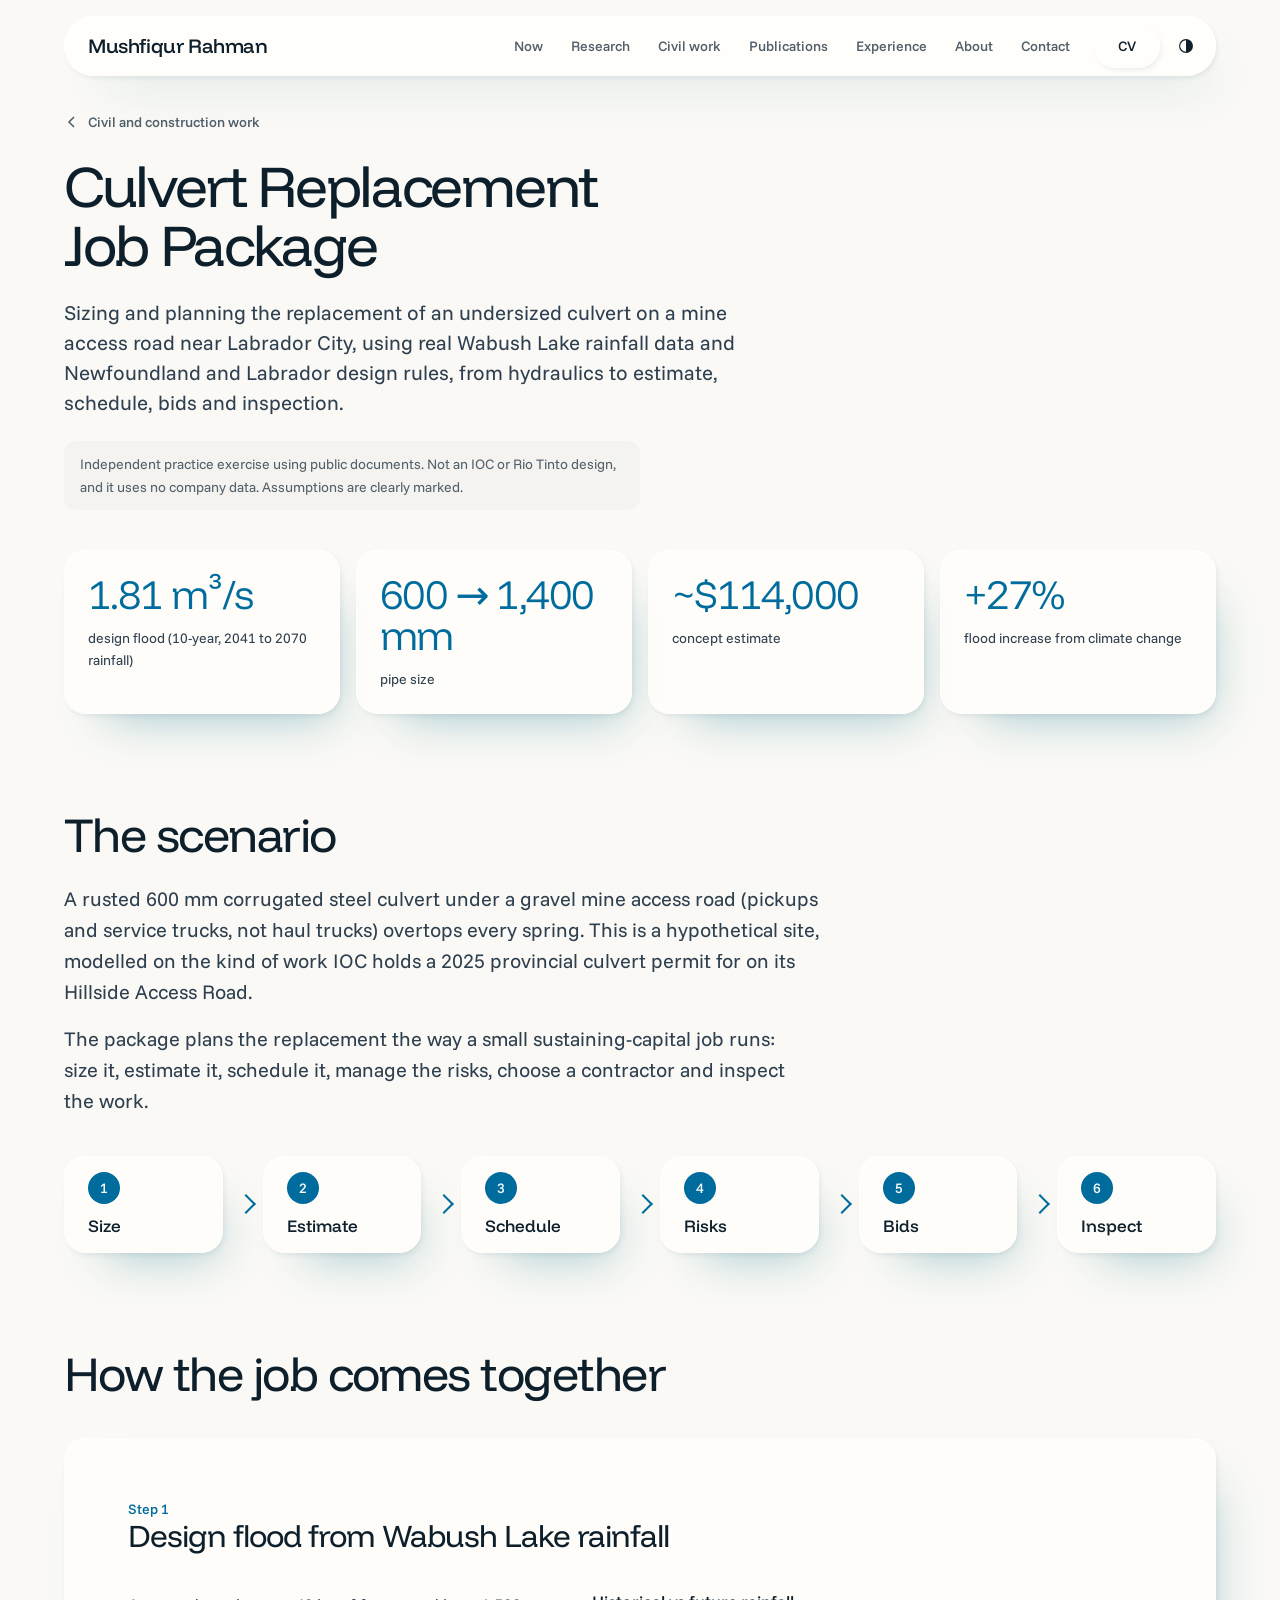
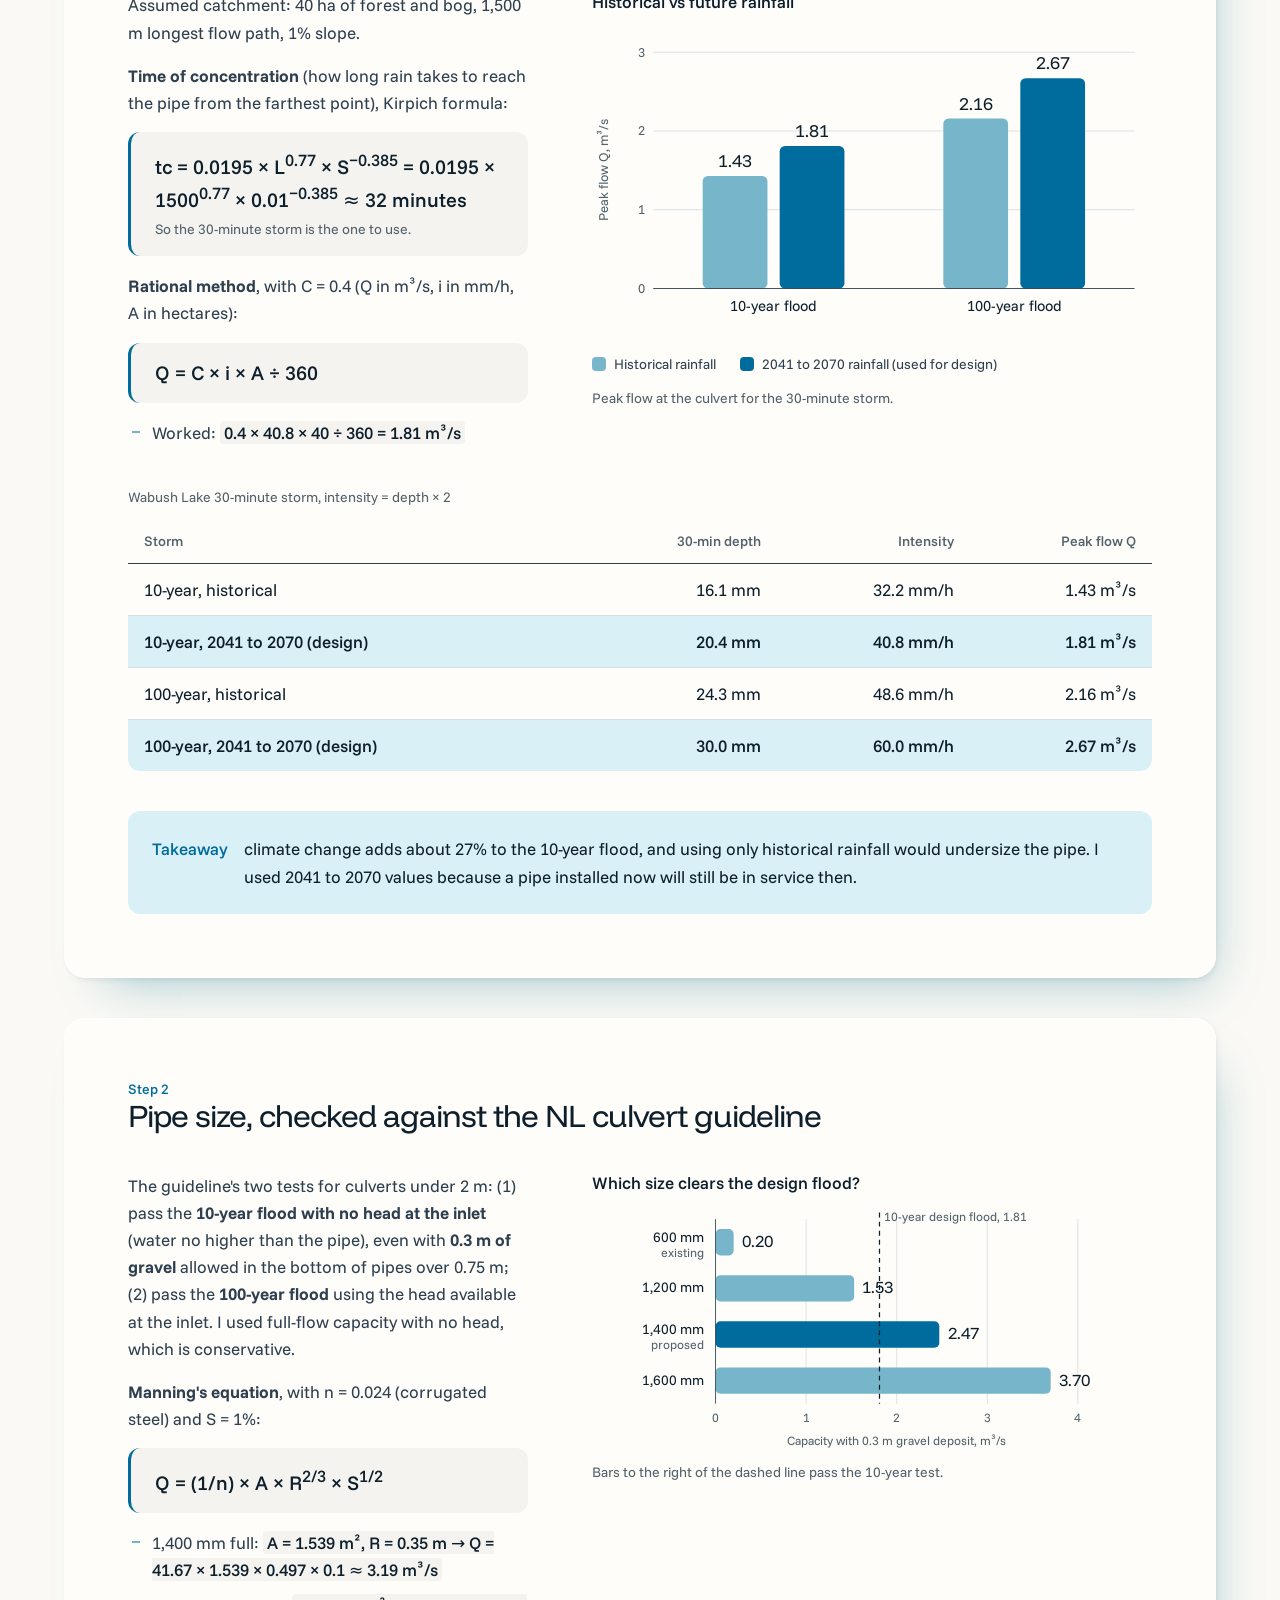
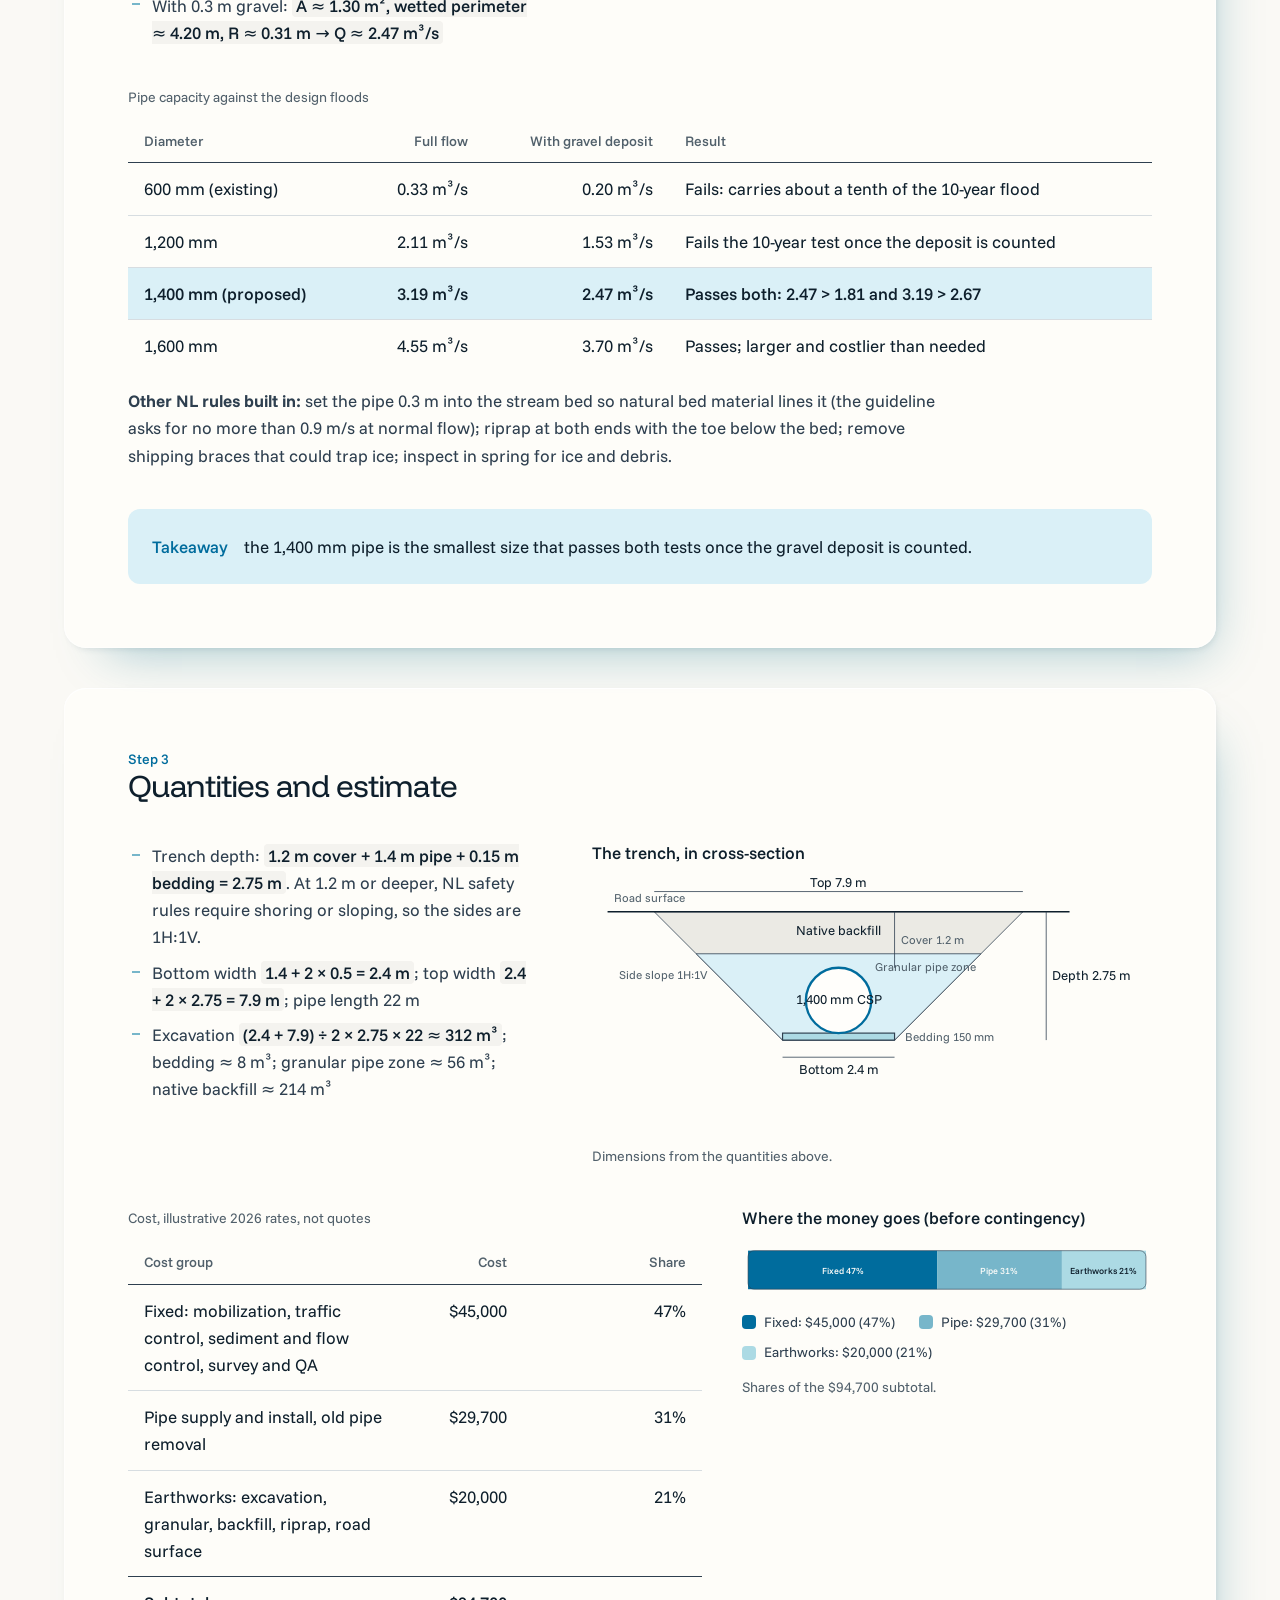
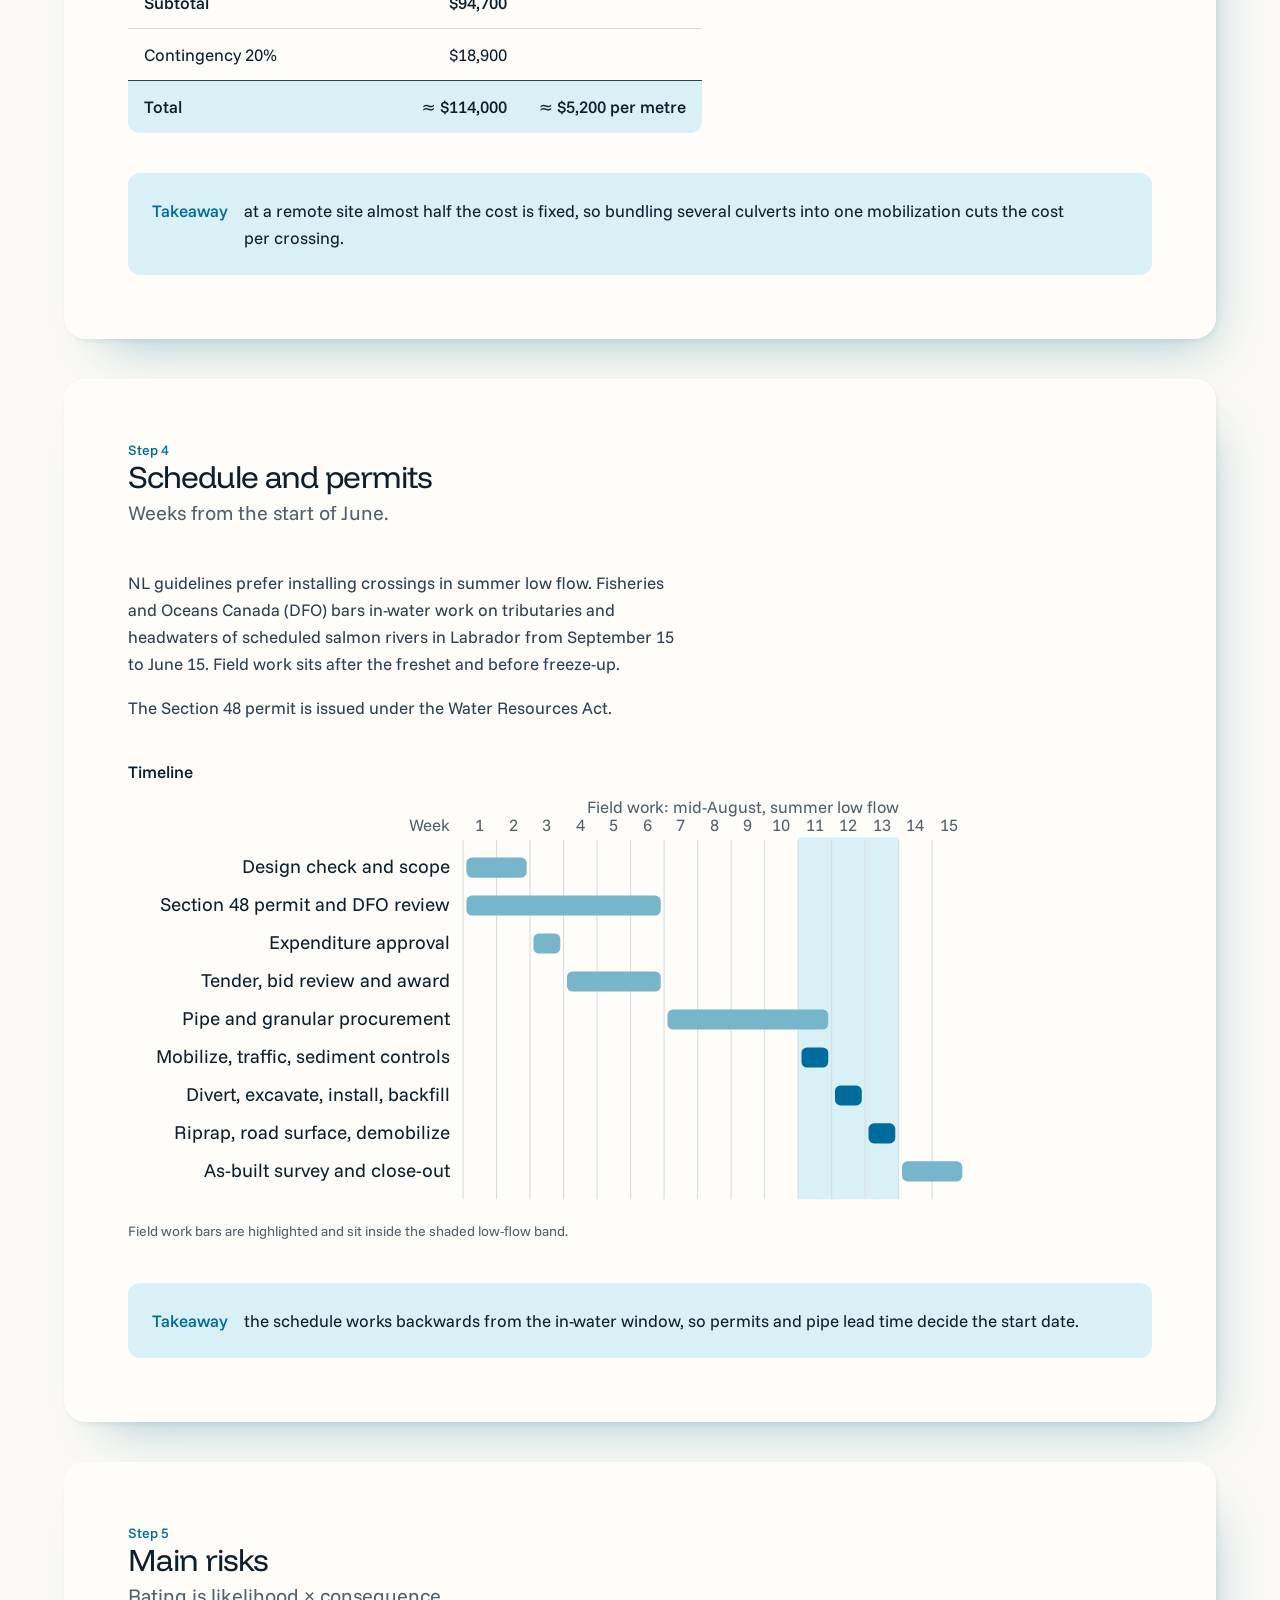
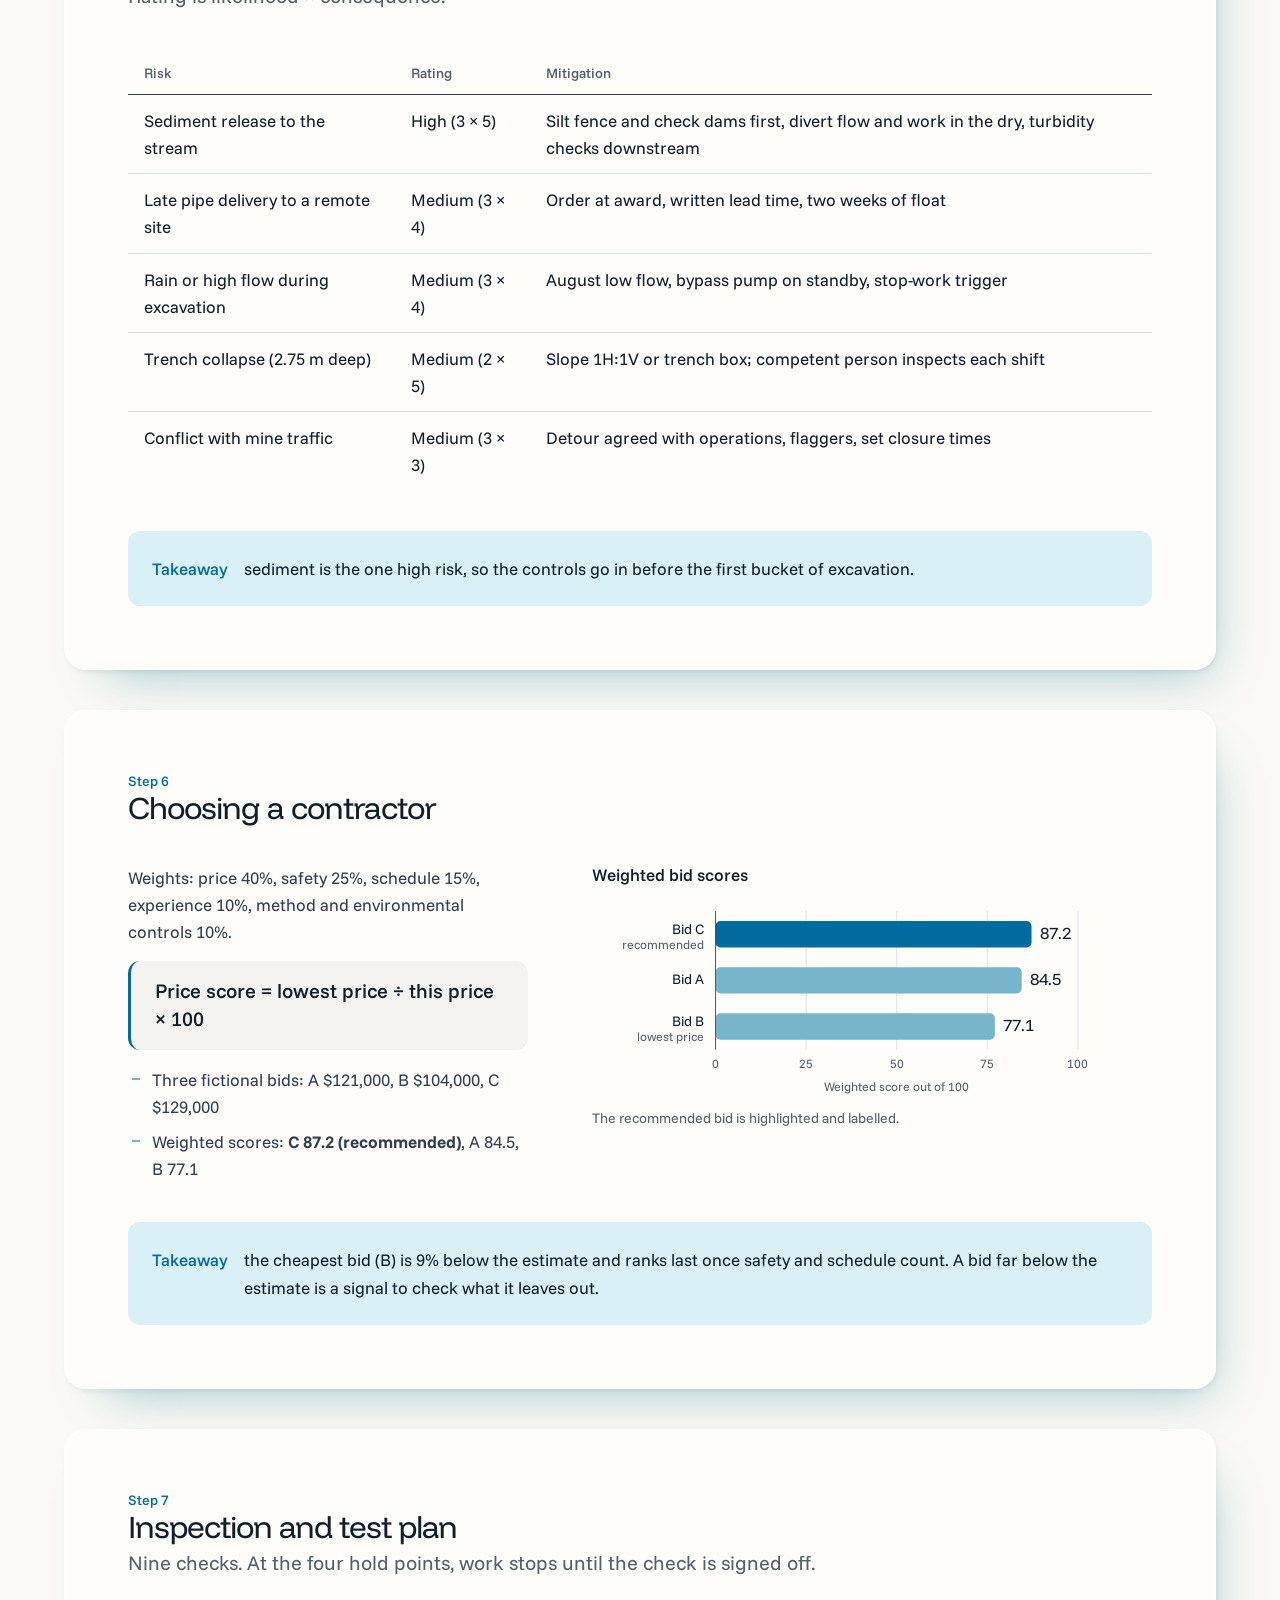
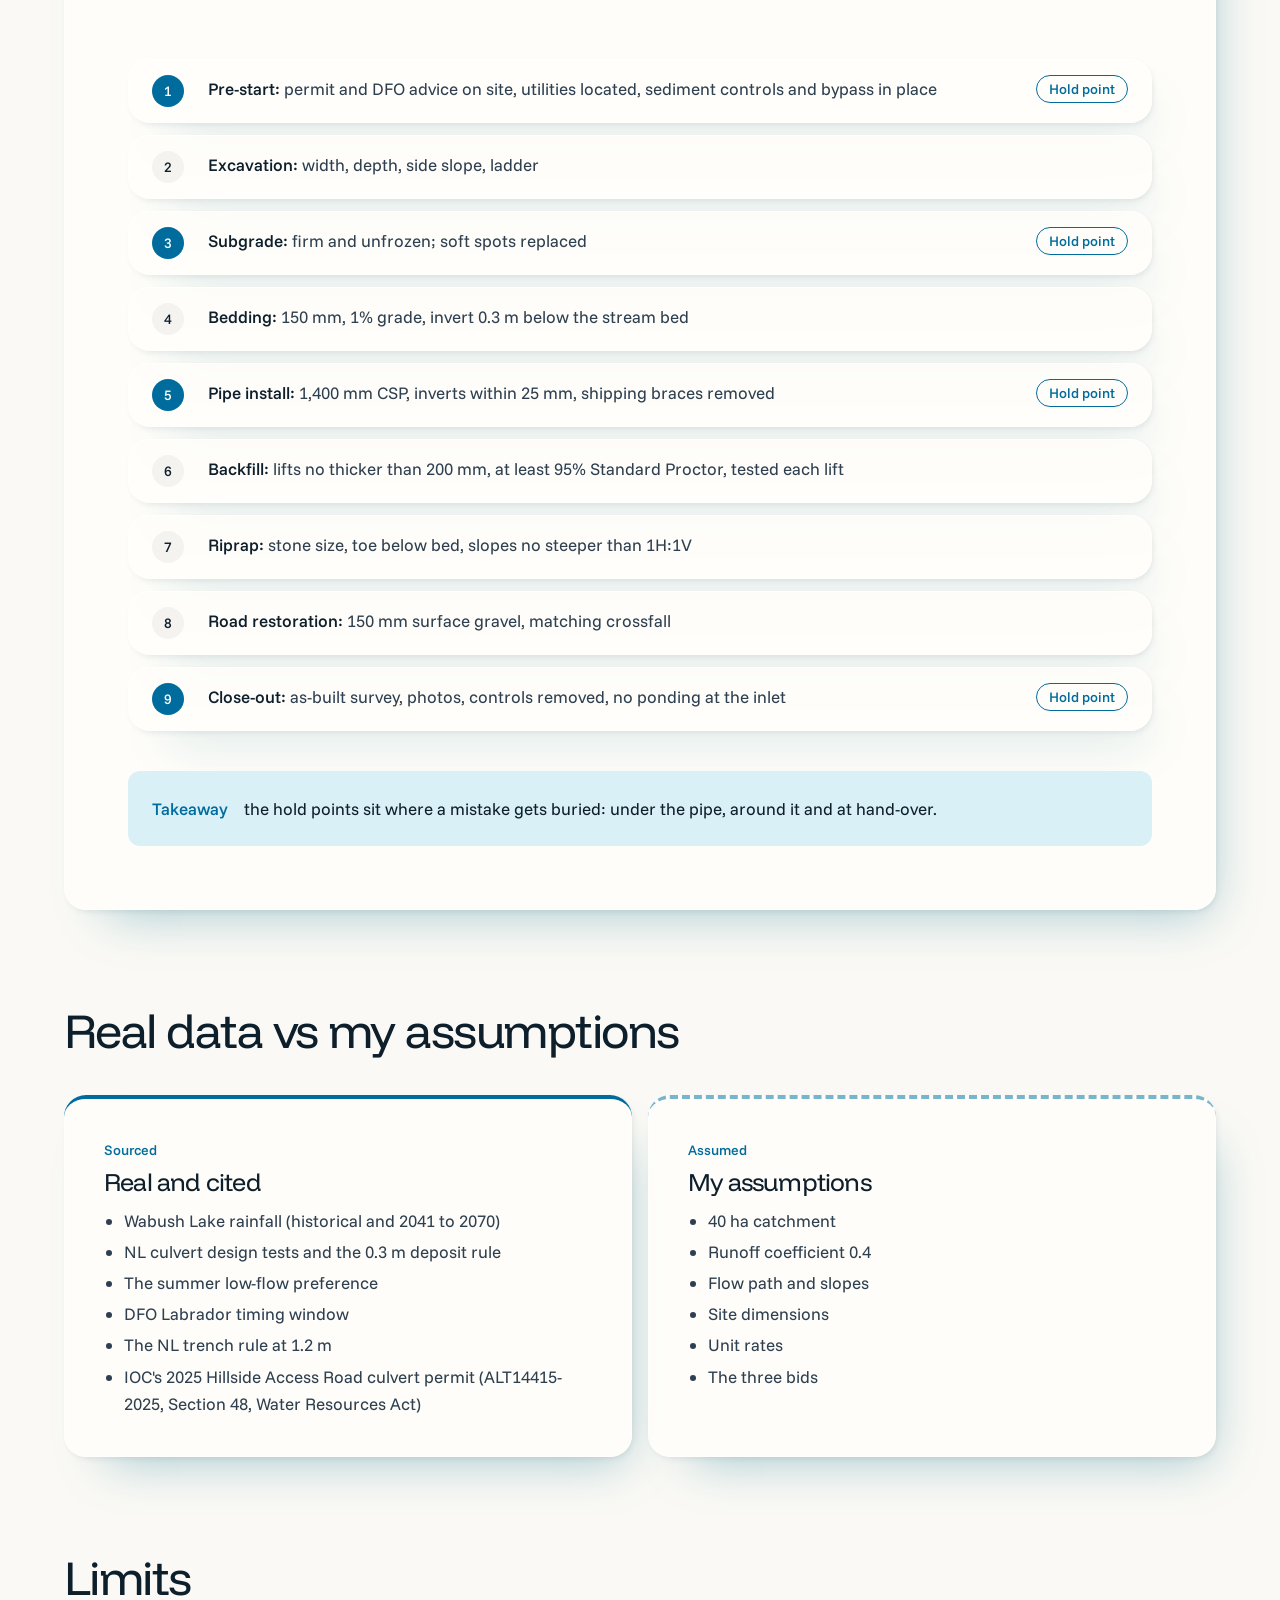
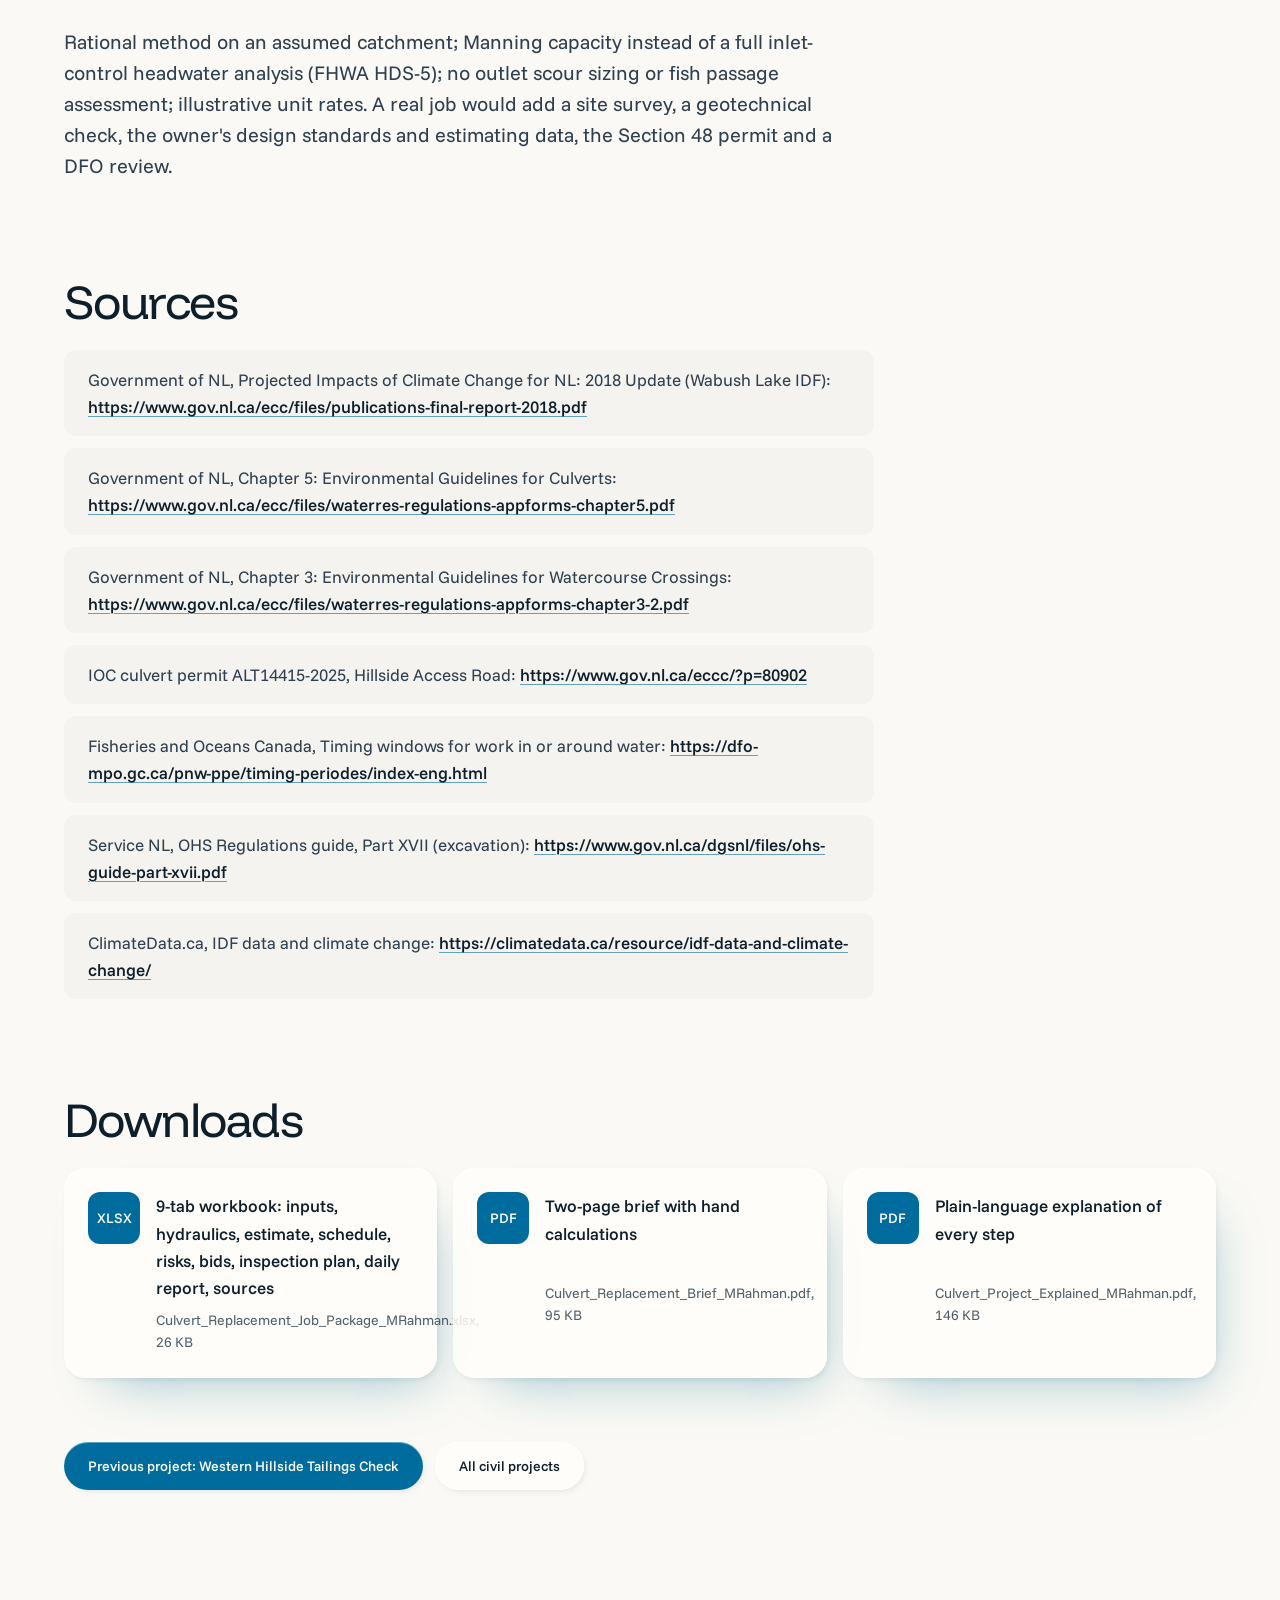
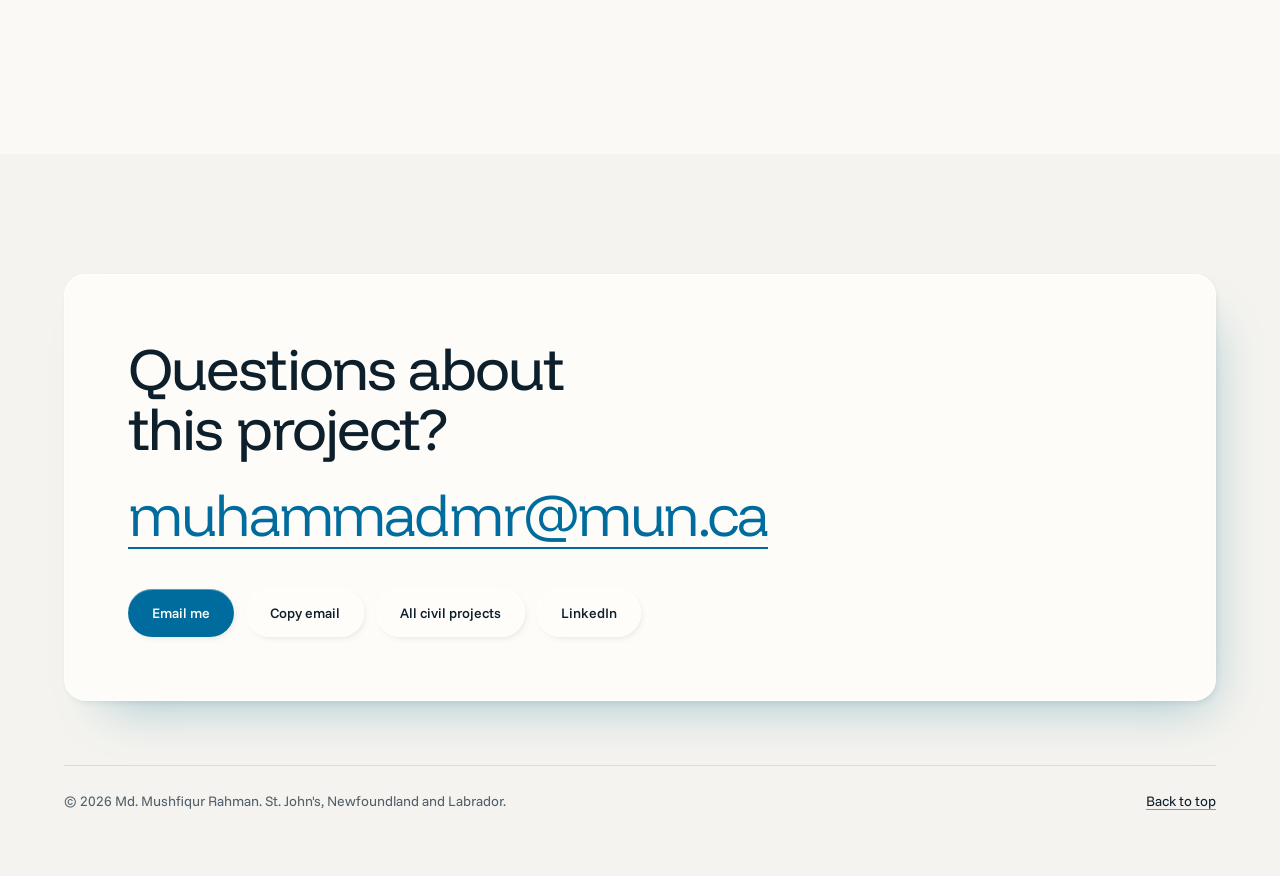
<file: projects/culvert-replacement-job-package/index.html>
<!doctype html>
<html lang="en">
<head>
<meta charset="utf-8" />
<meta name="viewport" content="width=device-width, initial-scale=1" />
<title>Culvert Replacement Job Package, Mushfiqur Rahman</title>
<meta name="description" content="Sizing and planning a mine access road culvert with Labrador rainfall data and NL design rules: hydraulics, estimate, schedule, risks, bids and inspection." />
<meta name="theme-color" content="#faf9f5" media="(prefers-color-scheme: light)" />
<meta name="theme-color" content="#0d1620" media="(prefers-color-scheme: dark)" />
<link rel="preconnect" href="https://fonts.googleapis.com" />
<link rel="preconnect" href="https://fonts.gstatic.com" crossorigin />
<link rel="stylesheet" href="https://fonts.googleapis.com/css2?family=Funnel+Display:wght@300;400;500&family=Funnel+Sans:wght@400;500&display=swap" />
<link rel="stylesheet" href="../../css/styles.css" />
<link rel="stylesheet" href="../../css/project.css" />
</head>
<body class="project-page">
<a class="skip" href="#top">Skip to content</a>
<div class="progress" id="progress" aria-hidden="true"></div>

<header class="nav">
  <div class="container">
  <div class="nav-in">
    <a class="brand" href="../../" aria-label="Mushfiqur Rahman, home">Mushfiqur Rahman</a>
    <nav class="nav-links" aria-label="Sections">
      <a href="../../#now" class="hide-sm">Now</a><a href="../../#work" class="hide-sm">Research</a><a href="../../#civil" class="hide-sm">Civil work</a><a href="../../#research" class="hide-sm">Publications</a><a href="../../#journey" class="hide-sm">Experience</a><a href="../../#about" class="hide-sm">About</a>
      <a href="../../#contact">Contact</a>
      <a class="btn" href="../../Mushfiqur_Rahman_CV.pdf" target="_blank" rel="noopener" download>CV</a>
      <button class="theme-btn" id="themeBtn" type="button" aria-label="Toggle light and dark theme" title="Toggle theme">
        <svg viewBox="0 0 24 24" aria-hidden="true"><circle cx="12" cy="12" r="8.5" fill="none" stroke="currentColor" stroke-width="1.5"/><path d="M12 3.5a8.5 8.5 0 0 1 0 17z" fill="currentColor"/></svg>
      </button>
    </nav>
  </div>
  </div>
</header>

<main id="top">
<section class="p-hero" aria-labelledby="p-title">
  <div class="container">
    <a class="p-crumb" href="../../#civil"><svg viewBox="0 0 16 16" aria-hidden="true"><path d="M10 3 5 8l5 5" fill="none" stroke="currentColor" stroke-width="1.6"/></svg>Civil and construction work</a>
    <h1 id="p-title">Culvert Replacement Job Package</h1>
    <p class="lead">Sizing and planning the replacement of an undersized culvert on a mine access road near Labrador City, using real Wabush Lake rainfall data and Newfoundland and Labrador design rules, from hydraulics to estimate, schedule, bids and inspection.</p>
    <p class="disclaimer">Independent practice exercise using public documents. Not an IOC or Rio Tinto design, and it uses no company data. Assumptions are clearly marked.</p>
    <dl class="p-tiles"><div class="clear"><dt>design flood (10-year, 2041 to 2070 rainfall)</dt><dd>1.81 m³/s</dd></div><div class="clear"><dt>pipe size</dt><dd>600 → 1,400 mm</dd></div><div class="clear"><dt>concept estimate</dt><dd>~$114,000</dd></div><div class="clear"><dt>flood increase from climate change</dt><dd>+27%</dd></div></dl>
  </div>
</section>
<section class="p-sec " id="scenario" aria-labelledby="scenario-h">
  <div class="container">
    <h2 id="scenario-h" data-r>The scenario</h2>
    
<p class="p-intro" data-r>A rusted 600 mm corrugated steel culvert under a gravel mine access road (pickups and service trucks, not haul trucks) overtops every spring. This is a hypothetical site, modelled on the kind of work IOC holds a 2025 provincial culvert permit for on its Hillside Access Road.</p>
<p class="p-intro" data-r>The package plans the replacement the way a small sustaining-capital job runs: size it, estimate it, schedule it, manage the risks, choose a contractor and inspect the work.</p>
<ol class="flow flow--short" style="--n:6" aria-label="The job in six steps"><li class="clear" data-r><strong>Size</strong></li><li class="clear" data-r><strong>Estimate</strong></li><li class="clear" data-r><strong>Schedule</strong></li><li class="clear" data-r><strong>Risks</strong></li><li class="clear" data-r><strong>Bids</strong></li><li class="clear" data-r><strong>Inspect</strong></li></ol>
  </div>
</section>
<section class="p-sec " id="steps" aria-labelledby="steps-h">
  <div class="container">
    <h2 id="steps-h" data-r>How the job comes together</h2>
    <article class="check clear" data-r>
  <header class="check-head"><span class="check-num">Step 1</span><h3>Design flood from Wabush Lake rainfall</h3></header>
  <div class="check-body"><p>Assumed catchment: 40 ha of forest and bog, 1,500 m longest flow path, 1% slope.</p><p><b>Time of concentration</b> (how long rain takes to reach the pipe from the farthest point), Kirpich formula:</p><p class="formula"><code>tc = 0.0195 × L<sup>0.77</sup> × S<sup>−0.385</sup> = 0.0195 × 1500<sup>0.77</sup> × 0.01<sup>−0.385</sup> ≈ 32 minutes</code><small>So the 30-minute storm is the one to use.</small></p><p><b>Rational method</b>, with C = 0.4 (Q in m³/s, i in mm/h, A in hectares):</p><p class="formula"><code>Q = C × i × A ÷ 360</code></p><ul class="working"><li>Worked: <code>0.4 × 40.8 × 40 ÷ 360 = 1.81 m³/s</code></li></ul></div>
  <figure class="chart"><span class="chart-title">Historical vs future rainfall</span><div class="chart-scroll"><svg viewBox="0 0 640 360" role="img" aria-label="Grouped column chart of peak flow. 10-year flood: 1.43 historical, 1.81 for 2041 to 2070. 100-year flood: 2.16 historical, 2.67 for 2041 to 2070, in cubic metres per second." xmlns="http://www.w3.org/2000/svg"><line x1="70" x2="620" y1="300.0" y2="300.0" class="ch-grid"/><text x="60.0" y="305.0" class="ch-sm" text-anchor="end" >0</text><line x1="70" x2="620" y1="210.0" y2="210.0" class="ch-grid"/><text x="60.0" y="215.0" class="ch-sm" text-anchor="end" >1</text><line x1="70" x2="620" y1="120.0" y2="120.0" class="ch-grid"/><text x="60.0" y="125.0" class="ch-sm" text-anchor="end" >2</text><line x1="70" x2="620" y1="30.0" y2="30.0" class="ch-grid"/><text x="60.0" y="35.0" class="ch-sm" text-anchor="end" >3</text><rect x="126.5" y="171.3" width="74" height="128.7" rx="6" class="ch-bar"/><text x="163.5" y="161.3" class="ch-val" text-anchor="middle" >1.43</text><rect x="214.5" y="137.1" width="74" height="162.9" rx="6" class="ch-bar ch-bar--hi"/><text x="251.5" y="127.1" class="ch-val" text-anchor="middle" >1.81</text><text x="207.5" y="326.0" class="ch-lbl" text-anchor="middle" >10-year flood</text><rect x="401.5" y="105.6" width="74" height="194.4" rx="6" class="ch-bar"/><text x="438.5" y="95.6" class="ch-val" text-anchor="middle" >2.16</text><rect x="489.5" y="59.7" width="74" height="240.3" rx="6" class="ch-bar ch-bar--hi"/><text x="526.5" y="49.7" class="ch-val" text-anchor="middle" >2.67</text><text x="482.5" y="326.0" class="ch-lbl" text-anchor="middle" >100-year flood</text><line x1="70" x2="620" y1="300" y2="300" class="ch-axis"/><text x="18.0" y="165.0" class="ch-sm" text-anchor="middle" transform="rotate(-90 18 165.0)">Peak flow Q, m³/s</text></svg></div><ul class="legend"><li><i class="" aria-hidden="true"></i>Historical rainfall</li><li><i class="hi" aria-hidden="true"></i>2041 to 2070 rainfall (used for design)</li></ul><figcaption>Peak flow at the culvert for the 30-minute storm.</figcaption></figure>
  <div class="check-wide"><div class="table-wrap"><table class="p-table"><caption>Wabush Lake 30-minute storm, intensity = depth × 2</caption>
<thead><tr><th scope="col">Storm</th><th scope="col" class="r">30-min depth</th><th scope="col" class="r">Intensity</th><th scope="col" class="r">Peak flow Q</th></tr></thead><tbody>
<tr><td>10-year, historical</td><td class="r">16.1 mm</td><td class="r">32.2 mm/h</td><td class="r">1.43 m³/s</td></tr>
<tr class="hi"><td>10-year, 2041 to 2070 (design)</td><td class="r">20.4 mm</td><td class="r">40.8 mm/h</td><td class="r">1.81 m³/s</td></tr>
<tr><td>100-year, historical</td><td class="r">24.3 mm</td><td class="r">48.6 mm/h</td><td class="r">2.16 m³/s</td></tr>
<tr class="hi"><td>100-year, 2041 to 2070 (design)</td><td class="r">30.0 mm</td><td class="r">60.0 mm/h</td><td class="r">2.67 m³/s</td></tr>
</tbody></table></div></div>
  <p class="takeaway"><b>Takeaway</b><span>climate change adds about 27% to the 10-year flood, and using only historical rainfall would undersize the pipe. I used 2041 to 2070 values because a pipe installed now will still be in service then.</span></p>
  
</article><article class="check clear" data-r>
  <header class="check-head"><span class="check-num">Step 2</span><h3>Pipe size, checked against the NL culvert guideline</h3></header>
  <div class="check-body"><p>The guideline's two tests for culverts under 2 m: (1) pass the <b>10-year flood with no head at the inlet</b> (water no higher than the pipe), even with <b>0.3 m of gravel</b> allowed in the bottom of pipes over 0.75 m; (2) pass the <b>100-year flood</b> using the head available at the inlet. I used full-flow capacity with no head, which is conservative.</p><p><b>Manning's equation</b>, with n = 0.024 (corrugated steel) and S = 1%:</p><p class="formula"><code>Q = (1/n) × A × R<sup>2/3</sup> × S<sup>1/2</sup></code></p><ul class="working"><li>1,400 mm full: <code>A = 1.539 m², R = 0.35 m → Q = 41.67 × 1.539 × 0.497 × 0.1 ≈ 3.19 m³/s</code></li><li>With 0.3 m gravel: <code>A ≈ 1.30 m², wetted perimeter ≈ 4.20 m, R ≈ 0.31 m → Q ≈ 2.47 m³/s</code></li></ul></div>
  <figure class="chart"><span class="chart-title">Which size clears the design flood?</span><div class="chart-scroll"><svg viewBox="0 0 680 296" role="img" aria-label="Horizontal bar chart of pipe capacity with a gravel deposit: 600 mm 0.20, 1,200 mm 1.53, 1,400 mm proposed 2.47, 1,600 mm 3.70 cubic metres per second, against a dashed line at the 1.81 cubic metres per second 10-year design flood." xmlns="http://www.w3.org/2000/svg"><line x1="150.0" x2="150.0" y1="16" y2="240" class="ch-grid"/><text x="150.0" y="262.0" class="ch-sm" text-anchor="middle" >0</text><line x1="260.0" x2="260.0" y1="16" y2="240" class="ch-grid"/><text x="260.0" y="262.0" class="ch-sm" text-anchor="middle" >1</text><line x1="370.0" x2="370.0" y1="16" y2="240" class="ch-grid"/><text x="370.0" y="262.0" class="ch-sm" text-anchor="middle" >2</text><line x1="480.0" x2="480.0" y1="16" y2="240" class="ch-grid"/><text x="480.0" y="262.0" class="ch-sm" text-anchor="middle" >3</text><line x1="590.0" x2="590.0" y1="16" y2="240" class="ch-grid"/><text x="590.0" y="262.0" class="ch-sm" text-anchor="middle" >4</text><text x="136.0" y="44.0" class="ch-lbl" text-anchor="end" >600 mm</text><text x="136.0" y="62.0" class="ch-sm" text-anchor="end" >existing</text><rect x="150" y="28" width="22.0" height="32" rx="6" class="ch-bar"/><text x="182.0" y="50.0" class="ch-val" text-anchor="start" >0.20</text><text x="136.0" y="105.0" class="ch-lbl" text-anchor="end" >1,200 mm</text><rect x="150" y="84" width="168.3" height="32" rx="6" class="ch-bar"/><text x="328.3" y="106.0" class="ch-val" text-anchor="start" >1.53</text><text x="136.0" y="156.0" class="ch-lbl" text-anchor="end" >1,400 mm</text><text x="136.0" y="174.0" class="ch-sm" text-anchor="end" >proposed</text><rect x="150" y="140" width="271.7" height="32" rx="6" class="ch-bar ch-bar--hi"/><text x="431.7" y="162.0" class="ch-val" text-anchor="start" >2.47</text><text x="136.0" y="217.0" class="ch-lbl" text-anchor="end" >1,600 mm</text><rect x="150" y="196" width="407.0" height="32" rx="6" class="ch-bar"/><text x="567.0" y="218.0" class="ch-val" text-anchor="start" >3.70</text><line x1="150" x2="150" y1="16" y2="240" class="ch-axis"/><line x1="349.1" x2="349.1" y1="8" y2="240" class="ch-ref"/><text x="355.1" y="18.0" class="ch-sm" text-anchor="start" >10-year design flood, 1.81</text><text x="370.0" y="290.0" class="ch-sm" text-anchor="middle" >Capacity with 0.3 m gravel deposit, m³/s</text></svg></div><figcaption>Bars to the right of the dashed line pass the 10-year test.</figcaption></figure>
  <div class="check-wide"><div class="table-wrap"><table class="p-table"><caption>Pipe capacity against the design floods</caption>
<thead><tr><th scope="col">Diameter</th><th scope="col" class="r">Full flow</th><th scope="col" class="r">With gravel deposit</th><th scope="col">Result</th></tr></thead><tbody>
<tr><td>600 mm (existing)</td><td class="r">0.33 m³/s</td><td class="r">0.20 m³/s</td><td>Fails: carries about a tenth of the 10-year flood</td></tr>
<tr><td>1,200 mm</td><td class="r">2.11 m³/s</td><td class="r">1.53 m³/s</td><td>Fails the 10-year test once the deposit is counted</td></tr>
<tr class="hi"><td>1,400 mm (proposed)</td><td class="r">3.19 m³/s</td><td class="r">2.47 m³/s</td><td>Passes both: 2.47 &gt; 1.81 and 3.19 &gt; 2.67</td></tr>
<tr><td>1,600 mm</td><td class="r">4.55 m³/s</td><td class="r">3.70 m³/s</td><td>Passes; larger and costlier than needed</td></tr>
</tbody></table></div>
<p><b>Other NL rules built in:</b> set the pipe 0.3 m into the stream bed so natural bed material lines it (the guideline asks for no more than 0.9 m/s at normal flow); riprap at both ends with the toe below the bed; remove shipping braces that could trap ice; inspect in spring for ice and debris.</p></div>
  <p class="takeaway"><b>Takeaway</b><span>the 1,400 mm pipe is the smallest size that passes both tests once the gravel deposit is counted.</span></p>
  
</article><article class="check clear" data-r>
  <header class="check-head"><span class="check-num">Step 3</span><h3>Quantities and estimate</h3></header>
  <div class="check-body"><ul class="working"><li>Trench depth: <code>1.2 m cover + 1.4 m pipe + 0.15 m bedding = 2.75 m</code>. At 1.2 m or deeper, NL safety rules require shoring or sloping, so the sides are 1H:1V.</li><li>Bottom width <code>1.4 + 2 × 0.5 = 2.4 m</code>; top width <code>2.4 + 2 × 2.75 = 7.9 m</code>; pipe length 22 m</li><li>Excavation <code>(2.4 + 7.9) ÷ 2 × 2.75 × 22 ≈ 312 m³</code>; bedding ≈ 8 m³; granular pipe zone ≈ 56 m³; native backfill ≈ 214 m³</li></ul></div>
  <figure class="chart"><span class="chart-title">The trench, in cross-section</span><div class="chart-scroll"><svg viewBox="0 0 720 330" role="img" aria-label="Trench cross-section: 1,400 mm pipe on 150 mm bedding, granular pipe zone, native backfill, 1.2 m cover, trench 2.75 m deep, 2.4 m wide at the bottom and 7.9 m at the top, side slopes 1H:1V." xmlns="http://www.w3.org/2000/svg"><polygon points="80,46 554.0,46 389.0,211.0 245.0,211.0" class="dg-fill-3"/><polygon points="134.0,100.0 500.0,100.0 389.0,211.0 245.0,211.0" class="dg-fill-2"/><rect x="245.0" y="202.0" width="144.0" height="9.0" class="dg-fill"/><circle cx="317.0" cy="160.0" r="42.0" class="dg-pipe"/><line x1="20" x2="614.0" y1="46" y2="46" class="dg-ground"/><text x="317.0" y="165.0" class="ch-lbl" text-anchor="middle" >1,400 mm CSP</text><text x="317.0" y="76.0" class="ch-lbl" text-anchor="middle" >Native backfill</text><text x="494.0" y="122.0" class="ch-sm" text-anchor="end" >Granular pipe zone</text><text x="403.0" y="212.0" class="ch-sm" text-anchor="start" >Bedding 150 mm</text><text x="28.0" y="34.0" class="ch-sm" text-anchor="start" >Road surface</text><line x1="80" x2="554.0" y1="20" y2="20" class="dg-line"/><text x="317.0" y="14.0" class="ch-lbl" text-anchor="middle" >Top 7.9 m</text><line x1="245.0" x2="389.0" y1="233.0" y2="233.0" class="dg-line"/><text x="317.0" y="255.0" class="ch-lbl" text-anchor="middle" >Bottom 2.4 m</text><line x1="584.0" x2="584.0" y1="46" y2="211.0" class="dg-line"/><text x="592.0" y="133.5" class="ch-lbl" text-anchor="start" >Depth 2.75 m</text><line x1="389.0" x2="389.0" y1="46" y2="118.0" class="dg-line"/><text x="397.0" y="87.0" class="ch-sm" text-anchor="start" >Cover 1.2 m</text><text x="148.5" y="132.5" class="ch-sm" text-anchor="end" >Side slope 1H:1V</text></svg></div><figcaption>Dimensions from the quantities above.</figcaption></figure>
  <div class="check-wide"><div class="wide-2"><div class="table-wrap"><table class="p-table"><caption>Cost, illustrative 2026 rates, not quotes</caption>
<thead><tr><th scope="col">Cost group</th><th scope="col" class="r">Cost</th><th scope="col" class="r">Share</th></tr></thead><tbody>
<tr><td>Fixed: mobilization, traffic control, sediment and flow control, survey and QA</td><td class="r">$45,000</td><td class="r">47%</td></tr>
<tr><td>Pipe supply and install, old pipe removal</td><td class="r">$29,700</td><td class="r">31%</td></tr>
<tr><td>Earthworks: excavation, granular, backfill, riprap, road surface</td><td class="r">$20,000</td><td class="r">21%</td></tr>
<tr class="total"><td>Subtotal</td><td class="r">$94,700</td><td class="r"></td></tr>
<tr><td>Contingency 20%</td><td class="r">$18,900</td><td class="r"></td></tr>
<tr class="total hi"><td>Total</td><td class="r">≈ $114,000</td><td class="r">≈ $5,200 per metre</td></tr>
</tbody></table></div><figure class="chart"><span class="chart-title">Where the money goes (before contingency)</span><div class="chart-scroll"><svg class="fluid" viewBox="0 0 680 96" role="img" aria-label="Stacked bar of the $94,700 subtotal: fixed costs $45,000 (47%), pipe $29,700 (31%), earthworks $20,000 (21%)." xmlns="http://www.w3.org/2000/svg"><rect x="10.0" y="16" width="313.6" height="64" class="ch-bar--hi"/><text x="166.8" y="54.0" class="ch-in" text-anchor="middle" >Fixed 47%</text><rect x="323.6" y="16" width="207.0" height="64" class="ch-bar"/><text x="427.1" y="54.0" class="ch-in" text-anchor="middle" >Pipe 31%</text><rect x="530.6" y="16" width="139.4" height="64" class="ch-bar--soft"/><text x="600.3" y="54.0" class="ch-in-dark" text-anchor="middle" >Earthworks 21%</text><rect x="10" y="16" width="660" height="64" rx="10" fill="none" class="ch-axis"/></svg></div><ul class="legend"><li><i class="hi" aria-hidden="true"></i>Fixed: $45,000 (47%)</li><li><i class="" aria-hidden="true"></i>Pipe: $29,700 (31%)</li><li><i class="soft" aria-hidden="true"></i>Earthworks: $20,000 (21%)</li></ul><figcaption>Shares of the $94,700 subtotal.</figcaption></figure></div></div>
  <p class="takeaway"><b>Takeaway</b><span>at a remote site almost half the cost is fixed, so bundling several culverts into one mobilization cuts the cost per crossing.</span></p>
  
</article><article class="check clear check--stack" data-r>
  <header class="check-head"><span class="check-num">Step 4</span><h3>Schedule and permits</h3><p class="check-q">Weeks from the start of June.</p></header>
  <div class="check-body"><p>NL guidelines prefer installing crossings in summer low flow. Fisheries and Oceans Canada (DFO) bars in-water work on tributaries and headwaters of scheduled salmon rivers in Labrador from September 15 to June 15. Field work sits after the freshet and before freeze-up.</p><p>The Section 48 permit is issued under the Water Resources Act.</p></div>
  <figure class="chart"><span class="chart-title">Timeline</span><div class="chart-scroll"><svg viewBox="0 0 770 370" role="img" aria-label="Schedule in weeks from the start of June. Field work falls in weeks 11 to 13, mid-August, at summer low flow." xmlns="http://www.w3.org/2000/svg"><rect x="600" y="38" width="90" height="324" class="ch-band"/><text x="690.0" y="16.0" class="ch-sm" text-anchor="end" >Field work: mid-August, summer low flow</text><text x="315.0" y="32.0" class="ch-sm" text-anchor="middle" >1</text><line x1="300" x2="300" y1="40" y2="362" class="ch-grid"/><text x="345.0" y="32.0" class="ch-sm" text-anchor="middle" >2</text><line x1="330" x2="330" y1="40" y2="362" class="ch-grid"/><text x="375.0" y="32.0" class="ch-sm" text-anchor="middle" >3</text><line x1="360" x2="360" y1="40" y2="362" class="ch-grid"/><text x="405.0" y="32.0" class="ch-sm" text-anchor="middle" >4</text><line x1="390" x2="390" y1="40" y2="362" class="ch-grid"/><text x="435.0" y="32.0" class="ch-sm" text-anchor="middle" >5</text><line x1="420" x2="420" y1="40" y2="362" class="ch-grid"/><text x="465.0" y="32.0" class="ch-sm" text-anchor="middle" >6</text><line x1="450" x2="450" y1="40" y2="362" class="ch-grid"/><text x="495.0" y="32.0" class="ch-sm" text-anchor="middle" >7</text><line x1="480" x2="480" y1="40" y2="362" class="ch-grid"/><text x="525.0" y="32.0" class="ch-sm" text-anchor="middle" >8</text><line x1="510" x2="510" y1="40" y2="362" class="ch-grid"/><text x="555.0" y="32.0" class="ch-sm" text-anchor="middle" >9</text><line x1="540" x2="540" y1="40" y2="362" class="ch-grid"/><text x="585.0" y="32.0" class="ch-sm" text-anchor="middle" >10</text><line x1="570" x2="570" y1="40" y2="362" class="ch-grid"/><text x="615.0" y="32.0" class="ch-sm" text-anchor="middle" >11</text><line x1="600" x2="600" y1="40" y2="362" class="ch-grid"/><text x="645.0" y="32.0" class="ch-sm" text-anchor="middle" >12</text><line x1="630" x2="630" y1="40" y2="362" class="ch-grid"/><text x="675.0" y="32.0" class="ch-sm" text-anchor="middle" >13</text><line x1="660" x2="660" y1="40" y2="362" class="ch-grid"/><text x="705.0" y="32.0" class="ch-sm" text-anchor="middle" >14</text><line x1="690" x2="690" y1="40" y2="362" class="ch-grid"/><text x="735.0" y="32.0" class="ch-sm" text-anchor="middle" >15</text><line x1="720" x2="720" y1="40" y2="362" class="ch-grid"/><text x="288.0" y="32.0" class="ch-sm" text-anchor="end" >Week</text><text x="288.0" y="70.0" class="ch-lbl" text-anchor="end" >Design check and scope</text><rect x="303" y="56" width="54" height="18" rx="5" class="ch-bar"/><text x="288.0" y="104.0" class="ch-lbl" text-anchor="end" >Section 48 permit and DFO review</text><rect x="303" y="90" width="174" height="18" rx="5" class="ch-bar"/><text x="288.0" y="138.0" class="ch-lbl" text-anchor="end" >Expenditure approval</text><rect x="363" y="124" width="24" height="18" rx="5" class="ch-bar"/><text x="288.0" y="172.0" class="ch-lbl" text-anchor="end" >Tender, bid review and award</text><rect x="393" y="158" width="84" height="18" rx="5" class="ch-bar"/><text x="288.0" y="206.0" class="ch-lbl" text-anchor="end" >Pipe and granular procurement</text><rect x="483" y="192" width="144" height="18" rx="5" class="ch-bar"/><text x="288.0" y="240.0" class="ch-lbl" text-anchor="end" >Mobilize, traffic, sediment controls</text><rect x="603" y="226" width="24" height="18" rx="5" class="ch-bar ch-bar--hi"/><text x="288.0" y="274.0" class="ch-lbl" text-anchor="end" >Divert, excavate, install, backfill</text><rect x="633" y="260" width="24" height="18" rx="5" class="ch-bar ch-bar--hi"/><text x="288.0" y="308.0" class="ch-lbl" text-anchor="end" >Riprap, road surface, demobilize</text><rect x="663" y="294" width="24" height="18" rx="5" class="ch-bar ch-bar--hi"/><text x="288.0" y="342.0" class="ch-lbl" text-anchor="end" >As-built survey and close-out</text><rect x="693" y="328" width="54" height="18" rx="5" class="ch-bar"/></svg></div><figcaption>Field work bars are highlighted and sit inside the shaded low-flow band.</figcaption></figure>
  
  <p class="takeaway"><b>Takeaway</b><span>the schedule works backwards from the in-water window, so permits and pipe lead time decide the start date.</span></p>
  
</article><article class="check clear check--stack" data-r>
  <header class="check-head"><span class="check-num">Step 5</span><h3>Main risks</h3><p class="check-q">Rating is likelihood × consequence.</p></header>
  <div class="check-body"><div class="table-wrap"><table class="p-table"><thead><tr><th scope="col">Risk</th><th scope="col">Rating</th><th scope="col">Mitigation</th></tr></thead><tbody>
<tr><td>Sediment release to the stream</td><td>High (3 × 5)</td><td>Silt fence and check dams first, divert flow and work in the dry, turbidity checks downstream</td></tr>
<tr><td>Late pipe delivery to a remote site</td><td>Medium (3 × 4)</td><td>Order at award, written lead time, two weeks of float</td></tr>
<tr><td>Rain or high flow during excavation</td><td>Medium (3 × 4)</td><td>August low flow, bypass pump on standby, stop-work trigger</td></tr>
<tr><td>Trench collapse (2.75 m deep)</td><td>Medium (2 × 5)</td><td>Slope 1H:1V or trench box; competent person inspects each shift</td></tr>
<tr><td>Conflict with mine traffic</td><td>Medium (3 × 3)</td><td>Detour agreed with operations, flaggers, set closure times</td></tr>
</tbody></table></div></div>
  
  
  <p class="takeaway"><b>Takeaway</b><span>sediment is the one high risk, so the controls go in before the first bucket of excavation.</span></p>
  
</article><article class="check clear" data-r>
  <header class="check-head"><span class="check-num">Step 6</span><h3>Choosing a contractor</h3></header>
  <div class="check-body"><p>Weights: price 40%, safety 25%, schedule 15%, experience 10%, method and environmental controls 10%.</p><p class="formula"><code>Price score = lowest price ÷ this price × 100</code></p><ul class="working"><li>Three fictional bids: A $121,000, B $104,000, C $129,000</li><li>Weighted scores: <b>C 87.2 (recommended)</b>, A 84.5, B 77.1</li></ul></div>
  <figure class="chart"><span class="chart-title">Weighted bid scores</span><div class="chart-scroll"><svg viewBox="0 0 680 240" role="img" aria-label="Horizontal bar chart of weighted bid scores: Bid C 87.2 recommended, Bid A 84.5, Bid B 77.1." xmlns="http://www.w3.org/2000/svg"><line x1="150.0" x2="150.0" y1="16" y2="184" class="ch-grid"/><text x="150.0" y="206.0" class="ch-sm" text-anchor="middle" >0</text><line x1="260.0" x2="260.0" y1="16" y2="184" class="ch-grid"/><text x="260.0" y="206.0" class="ch-sm" text-anchor="middle" >25</text><line x1="370.0" x2="370.0" y1="16" y2="184" class="ch-grid"/><text x="370.0" y="206.0" class="ch-sm" text-anchor="middle" >50</text><line x1="480.0" x2="480.0" y1="16" y2="184" class="ch-grid"/><text x="480.0" y="206.0" class="ch-sm" text-anchor="middle" >75</text><line x1="590.0" x2="590.0" y1="16" y2="184" class="ch-grid"/><text x="590.0" y="206.0" class="ch-sm" text-anchor="middle" >100</text><text x="136.0" y="44.0" class="ch-lbl" text-anchor="end" >Bid C</text><text x="136.0" y="62.0" class="ch-sm" text-anchor="end" >recommended</text><rect x="150" y="28" width="383.7" height="32" rx="6" class="ch-bar ch-bar--hi"/><text x="543.7" y="50.0" class="ch-val" text-anchor="start" >87.2</text><text x="136.0" y="105.0" class="ch-lbl" text-anchor="end" >Bid A</text><rect x="150" y="84" width="371.8" height="32" rx="6" class="ch-bar"/><text x="531.8" y="106.0" class="ch-val" text-anchor="start" >84.5</text><text x="136.0" y="156.0" class="ch-lbl" text-anchor="end" >Bid B</text><text x="136.0" y="174.0" class="ch-sm" text-anchor="end" >lowest price</text><rect x="150" y="140" width="339.2" height="32" rx="6" class="ch-bar"/><text x="499.2" y="162.0" class="ch-val" text-anchor="start" >77.1</text><line x1="150" x2="150" y1="16" y2="184" class="ch-axis"/><text x="370.0" y="234.0" class="ch-sm" text-anchor="middle" >Weighted score out of 100</text></svg></div><figcaption>The recommended bid is highlighted and labelled.</figcaption></figure>
  
  <p class="takeaway"><b>Takeaway</b><span>the cheapest bid (B) is 9% below the estimate and ranks last once safety and schedule count. A bid far below the estimate is a signal to check what it leaves out.</span></p>
  
</article><article class="check clear check--stack" data-r>
  <header class="check-head"><span class="check-num">Step 7</span><h3>Inspection and test plan</h3><p class="check-q">Nine checks. At the four hold points, work stops until the check is signed off.</p></header>
  <div class="check-body"><ol class="itp"><li class="clear hold"><span><strong>Pre-start:</strong> permit and DFO advice on site, utilities located, sediment controls and bypass in place</span><span class="hold-tag">Hold point</span></li><li class="clear"><span><strong>Excavation:</strong> width, depth, side slope, ladder</span></li><li class="clear hold"><span><strong>Subgrade:</strong> firm and unfrozen; soft spots replaced</span><span class="hold-tag">Hold point</span></li><li class="clear"><span><strong>Bedding:</strong> 150 mm, 1% grade, invert 0.3 m below the stream bed</span></li><li class="clear hold"><span><strong>Pipe install:</strong> 1,400 mm CSP, inverts within 25 mm, shipping braces removed</span><span class="hold-tag">Hold point</span></li><li class="clear"><span><strong>Backfill:</strong> lifts no thicker than 200 mm, at least 95% Standard Proctor, tested each lift</span></li><li class="clear"><span><strong>Riprap:</strong> stone size, toe below bed, slopes no steeper than 1H:1V</span></li><li class="clear"><span><strong>Road restoration:</strong> 150 mm surface gravel, matching crossfall</span></li><li class="clear hold"><span><strong>Close-out:</strong> as-built survey, photos, controls removed, no ponding at the inlet</span><span class="hold-tag">Hold point</span></li></ol></div>
  
  
  <p class="takeaway"><b>Takeaway</b><span>the hold points sit where a mistake gets buried: under the pipe, around it and at hand-over.</span></p>
  
</article>
  </div>
</section>
<section class="p-sec " id="data" aria-labelledby="data-h">
  <div class="container">
    <h2 id="data-h" data-r>Real data vs my assumptions</h2>
    <div class="split-box"><div class="clear src" data-r><span class="tagline">Sourced</span><h3>Real and cited</h3><ul><li>Wabush Lake rainfall (historical and 2041 to 2070)</li><li>NL culvert design tests and the 0.3 m deposit rule</li><li>The summer low-flow preference</li><li>DFO Labrador timing window</li><li>The NL trench rule at 1.2 m</li><li>IOC's 2025 Hillside Access Road culvert permit (ALT14415-2025, Section 48, Water Resources Act)</li></ul></div><div class="clear asm" data-r><span class="tagline">Assumed</span><h3>My assumptions</h3><ul><li>40 ha catchment</li><li>Runoff coefficient 0.4</li><li>Flow path and slopes</li><li>Site dimensions</li><li>Unit rates</li><li>The three bids</li></ul></div></div>
  </div>
</section>
<section class="p-sec " id="limits" aria-labelledby="limits-h">
  <div class="container">
    <h2 id="limits-h" data-r>Limits</h2>
    <p class="p-intro" data-r>Rational method on an assumed catchment; Manning capacity instead of a full inlet-control headwater analysis (FHWA HDS-5); no outlet scour sizing or fish passage assessment; illustrative unit rates. A real job would add a site survey, a geotechnical check, the owner's design standards and estimating data, the Section 48 permit and a DFO review.</p>
  </div>
</section>
<section class="p-sec " id="sources" aria-labelledby="sources-h">
  <div class="container">
    <h2 id="sources-h" data-r>Sources</h2>
    <ul class="sources"><li>Government of NL, Projected Impacts of Climate Change for NL: 2018 Update (Wabush Lake IDF): <a href="https://www.gov.nl.ca/ecc/files/publications-final-report-2018.pdf" target="_blank" rel="noopener">https://www.gov.nl.ca/ecc/files/publications-final-report-2018.pdf</a></li><li>Government of NL, Chapter 5: Environmental Guidelines for Culverts: <a href="https://www.gov.nl.ca/ecc/files/waterres-regulations-appforms-chapter5.pdf" target="_blank" rel="noopener">https://www.gov.nl.ca/ecc/files/waterres-regulations-appforms-chapter5.pdf</a></li><li>Government of NL, Chapter 3: Environmental Guidelines for Watercourse Crossings: <a href="https://www.gov.nl.ca/ecc/files/waterres-regulations-appforms-chapter3-2.pdf" target="_blank" rel="noopener">https://www.gov.nl.ca/ecc/files/waterres-regulations-appforms-chapter3-2.pdf</a></li><li>IOC culvert permit ALT14415-2025, Hillside Access Road: <a href="https://www.gov.nl.ca/eccc/?p=80902" target="_blank" rel="noopener">https://www.gov.nl.ca/eccc/?p=80902</a></li><li>Fisheries and Oceans Canada, Timing windows for work in or around water: <a href="https://dfo-mpo.gc.ca/pnw-ppe/timing-periodes/index-eng.html" target="_blank" rel="noopener">https://dfo-mpo.gc.ca/pnw-ppe/timing-periodes/index-eng.html</a></li><li>Service NL, OHS Regulations guide, Part XVII (excavation): <a href="https://www.gov.nl.ca/dgsnl/files/ohs-guide-part-xvii.pdf" target="_blank" rel="noopener">https://www.gov.nl.ca/dgsnl/files/ohs-guide-part-xvii.pdf</a></li><li>ClimateData.ca, IDF data and climate change: <a href="https://climatedata.ca/resource/idf-data-and-climate-change/" target="_blank" rel="noopener">https://climatedata.ca/resource/idf-data-and-climate-change/</a></li></ul>
  </div>
</section>
<section class="p-sec p-end" id="downloads" aria-labelledby="downloads-h">
  <div class="container">
    <h2 id="downloads-h" data-r>Downloads</h2>
    <div class="downloads"><a class="dl clear lift" href="../culvert/Culvert_Replacement_Job_Package_MRahman.xlsx" download><span class="type">XLSX</span><strong>9-tab workbook: inputs, hydraulics, estimate, schedule, risks, bids, inspection plan, daily report, sources</strong><span>Culvert_Replacement_Job_Package_MRahman.xlsx, 26 KB</span></a><a class="dl clear lift" href="../culvert/Culvert_Replacement_Brief_MRahman.pdf" download><span class="type">PDF</span><strong>Two-page brief with hand calculations</strong><span>Culvert_Replacement_Brief_MRahman.pdf, 95 KB</span></a><a class="dl clear lift" href="../culvert/Culvert_Project_Explained_MRahman.pdf" download><span class="type">PDF</span><strong>Plain-language explanation of every step</strong><span>Culvert_Project_Explained_MRahman.pdf, 146 KB</span></a></div><div class="p-next"><a class="btn btn--primary" href="../western-hillside-tailings-check/">Previous project: Western Hillside Tailings Check</a><a class="btn" href="../../#civil">All civil projects</a></div>
  </div>
</section>
</main>

<footer id="contact" class="contact" aria-labelledby="contact-h">
  <div class="container">
    <div class="contact-card clear">
      <div>
        <h2 id="contact-h">Questions about this project?</h2>
        <a class="mail" href="mailto:muhammadmr@mun.ca">muhammadmr@mun.ca</a>
      </div>
      <div class="socials">
        <a class="btn btn--primary" href="mailto:muhammadmr@mun.ca">Email me</a>
        <button class="btn" type="button" id="copyEmail">Copy email</button>
        <a class="btn" href="../../#civil">All civil projects</a>
        <a class="btn" href="https://www.linkedin.com/in/muhammad-mushfiqur-rahman-eng/" target="_blank" rel="noopener">LinkedIn</a>
      </div>
    </div>
    <div class="colophon">
      <span>© <span id="year">2026</span> Md. Mushfiqur Rahman. St. John's, Newfoundland and Labrador.</span>
      <a href="#top">Back to top</a>
    </div>
  </div>
</footer>
<div class="toast" id="toast" role="status"></div>
<script src="../../js/main.js" defer></script>
</body>
</html>
</file>
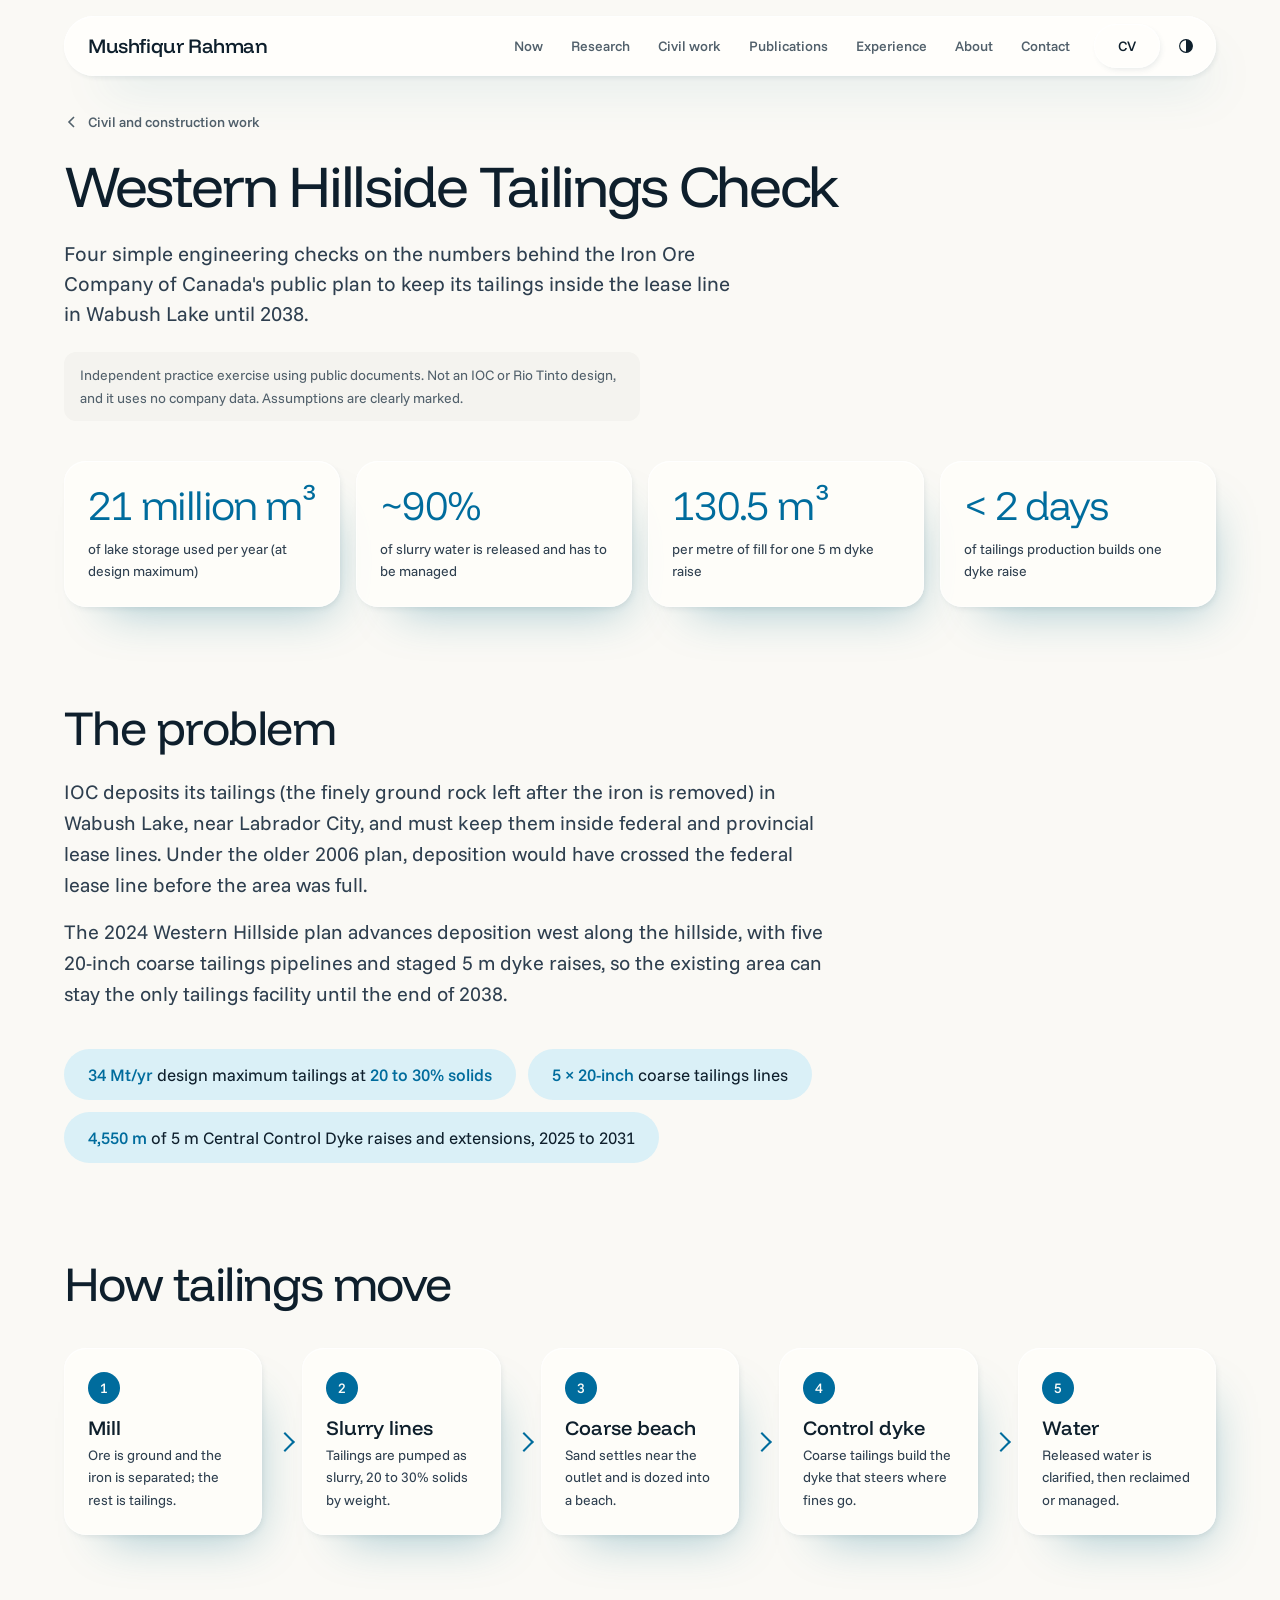
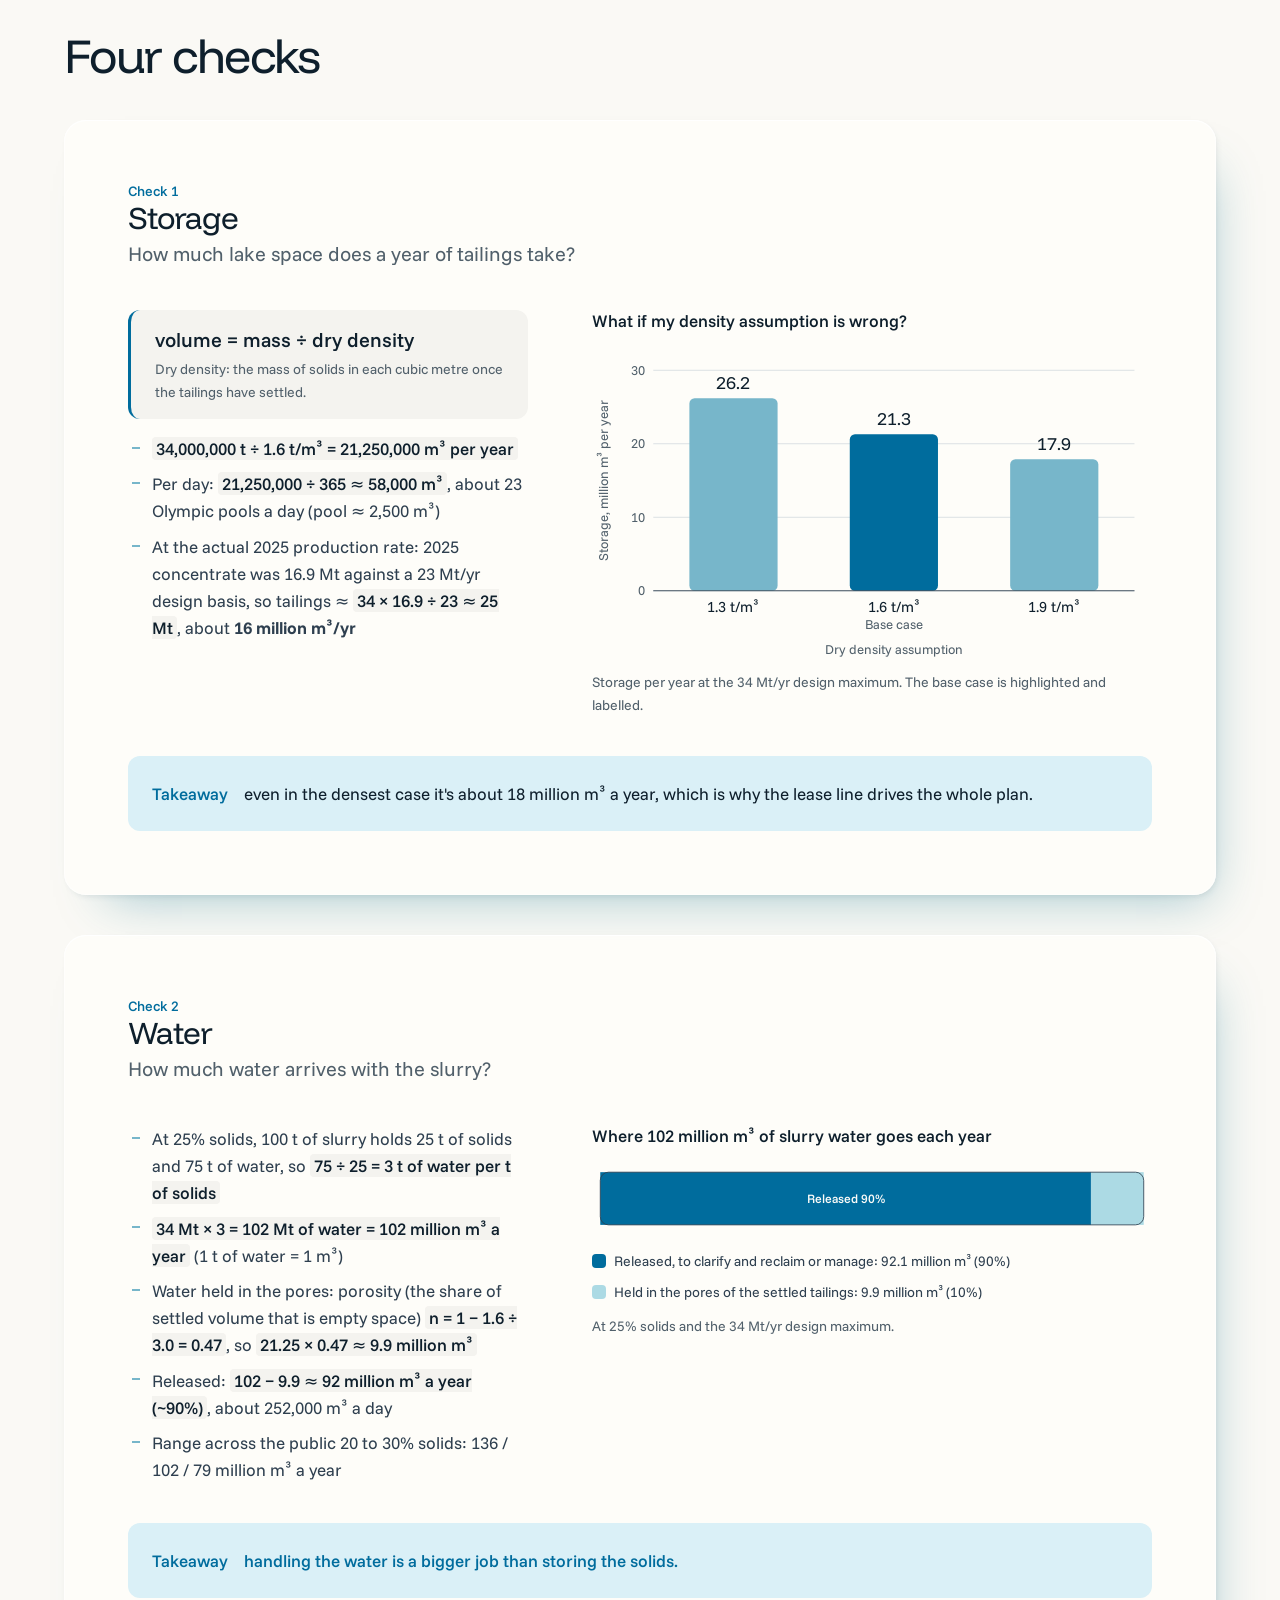
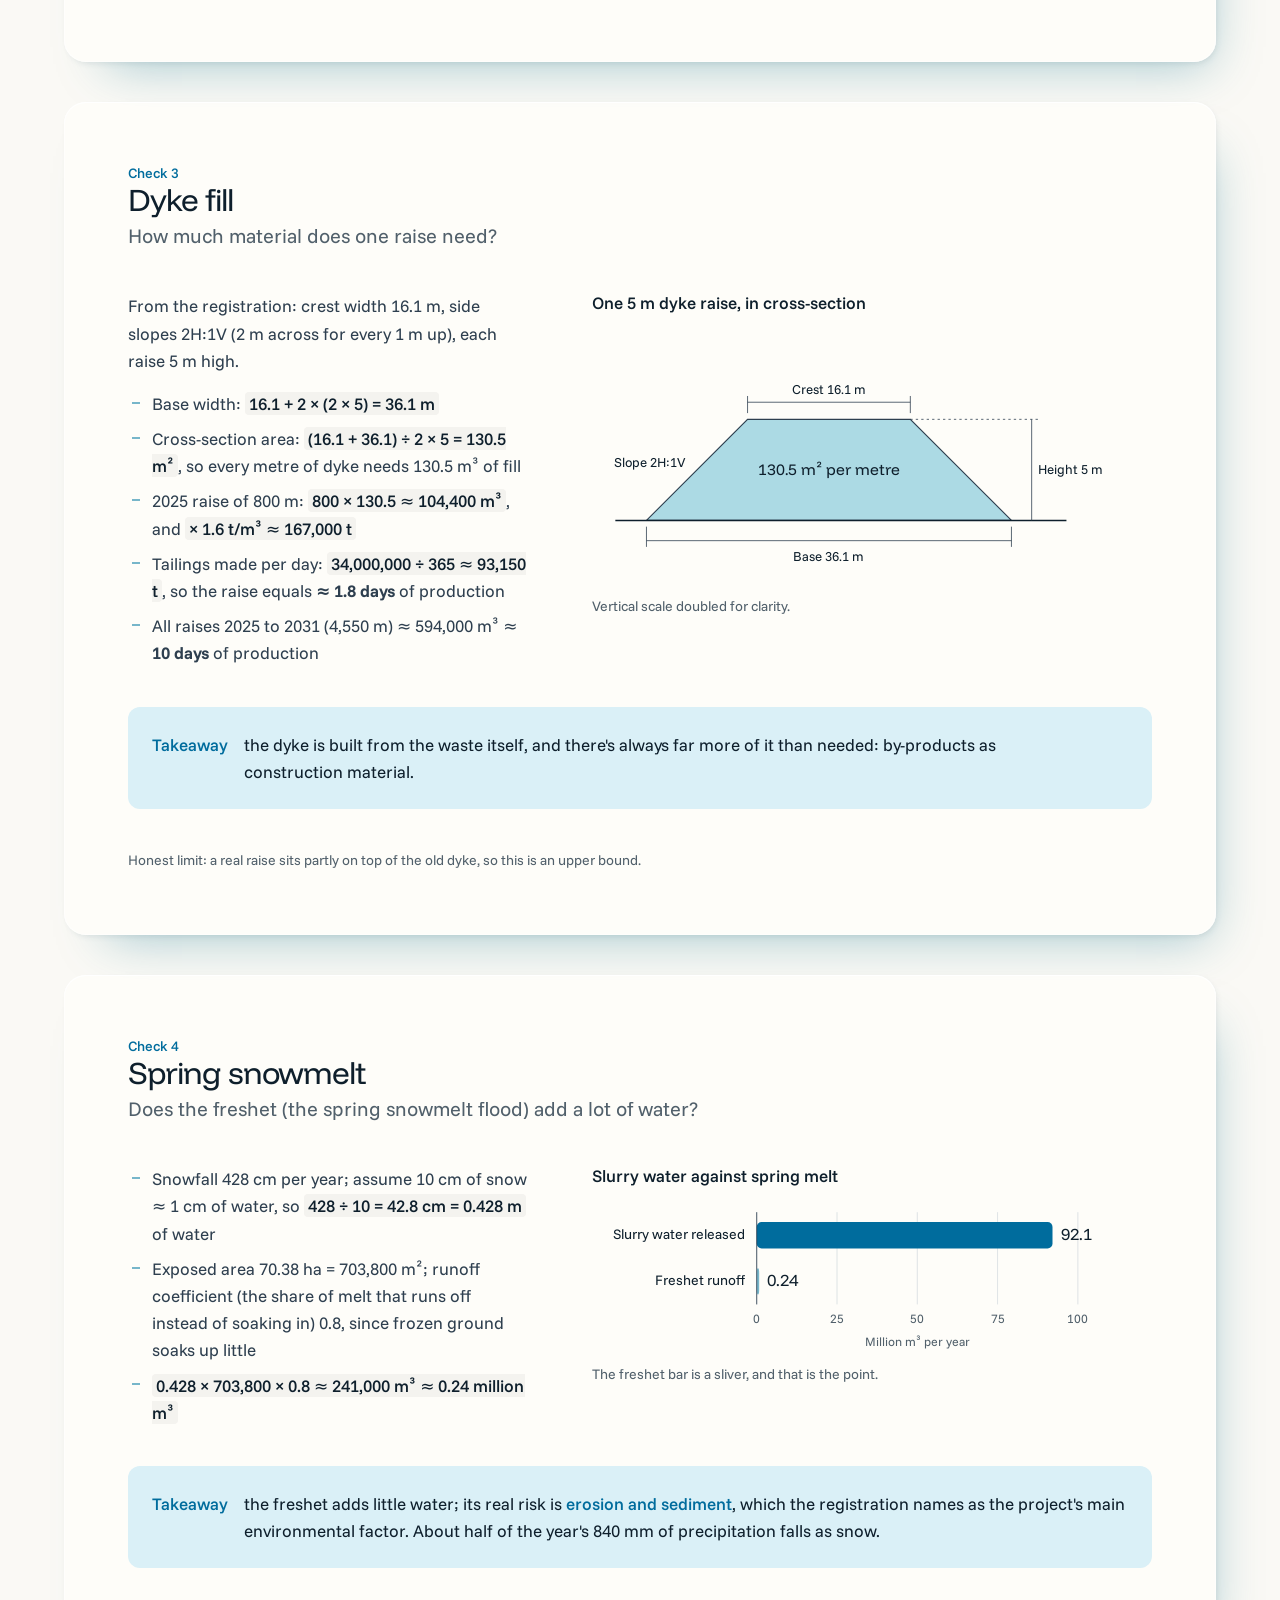
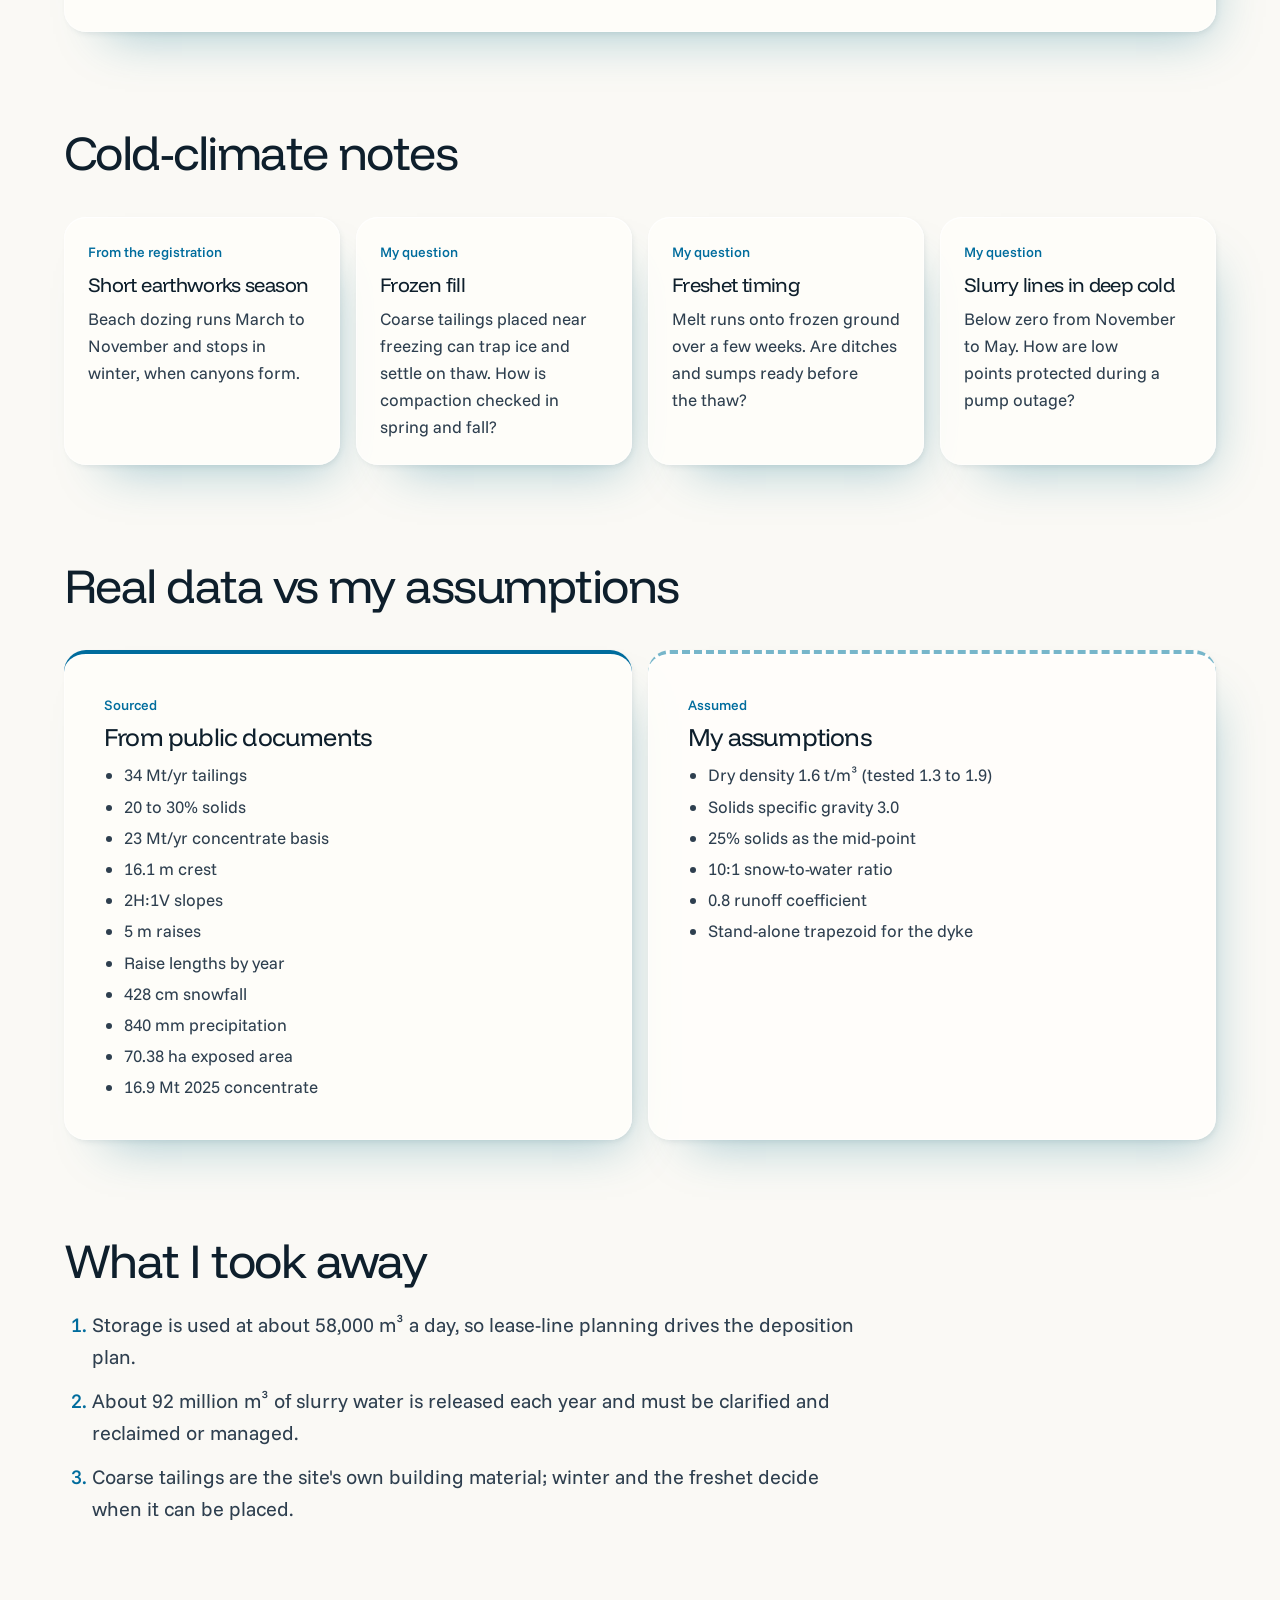
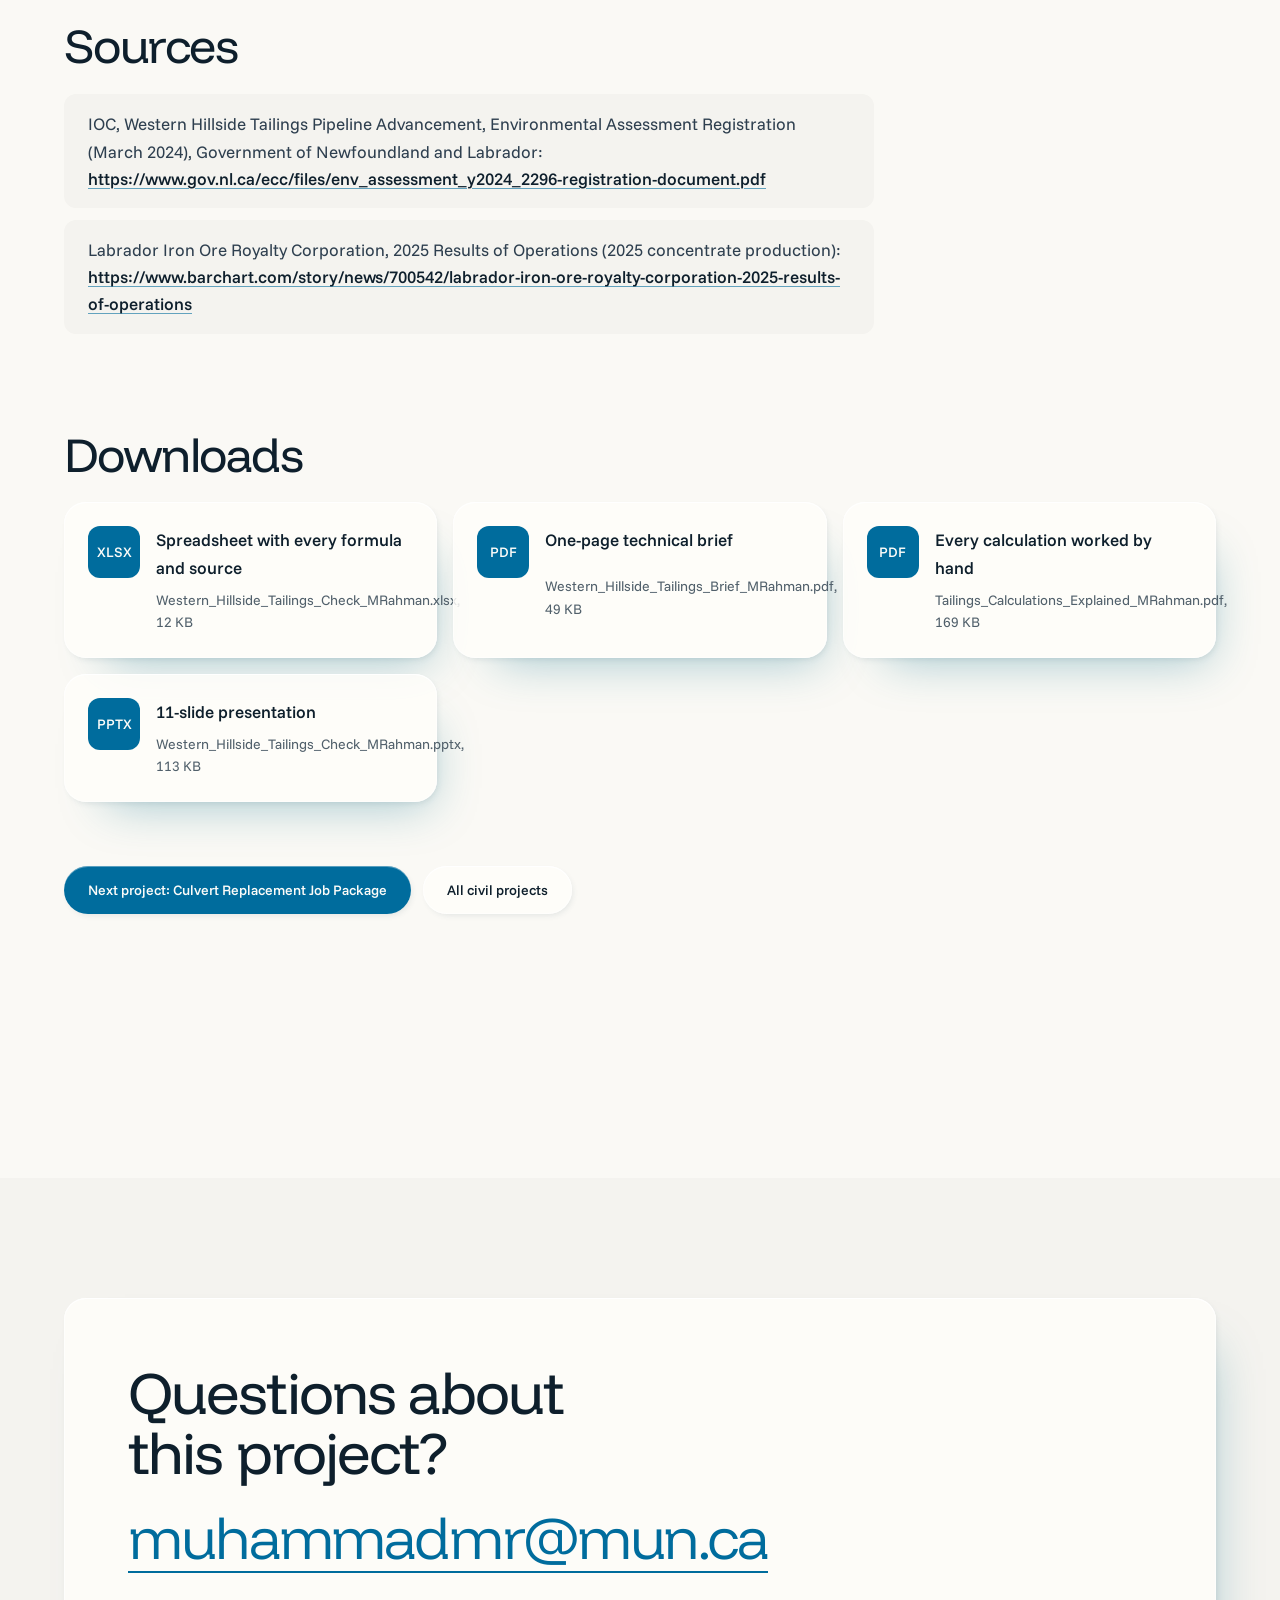
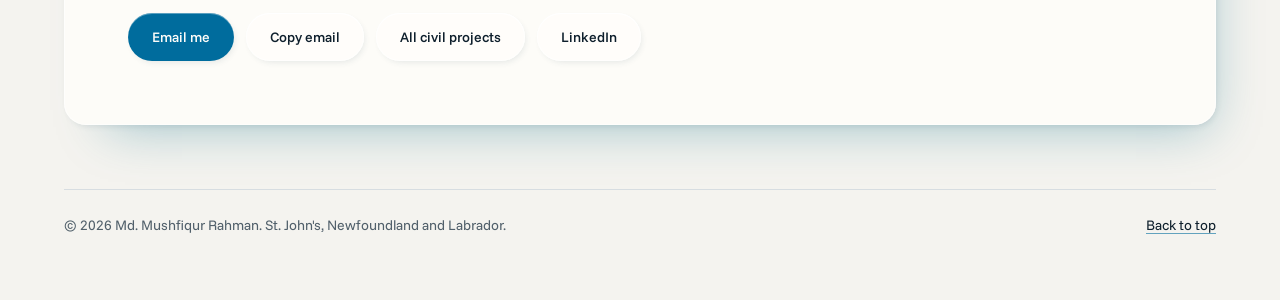
<file: projects/western-hillside-tailings-check/index.html>
<!doctype html>
<html lang="en">
<head>
<meta charset="utf-8" />
<meta name="viewport" content="width=device-width, initial-scale=1" />
<title>Western Hillside Tailings Check, Mushfiqur Rahman</title>
<meta name="description" content="Four engineering checks on a public iron ore tailings deposition plan in Labrador: storage, water, dyke fill and spring snowmelt." />
<meta name="theme-color" content="#faf9f5" media="(prefers-color-scheme: light)" />
<meta name="theme-color" content="#0d1620" media="(prefers-color-scheme: dark)" />
<link rel="preconnect" href="https://fonts.googleapis.com" />
<link rel="preconnect" href="https://fonts.gstatic.com" crossorigin />
<link rel="stylesheet" href="https://fonts.googleapis.com/css2?family=Funnel+Display:wght@300;400;500&family=Funnel+Sans:wght@400;500&display=swap" />
<link rel="stylesheet" href="../../css/styles.css" />
<link rel="stylesheet" href="../../css/project.css" />
</head>
<body class="project-page">
<a class="skip" href="#top">Skip to content</a>
<div class="progress" id="progress" aria-hidden="true"></div>

<header class="nav">
  <div class="container">
  <div class="nav-in">
    <a class="brand" href="../../" aria-label="Mushfiqur Rahman, home">Mushfiqur Rahman</a>
    <nav class="nav-links" aria-label="Sections">
      <a href="../../#now" class="hide-sm">Now</a><a href="../../#work" class="hide-sm">Research</a><a href="../../#civil" class="hide-sm">Civil work</a><a href="../../#research" class="hide-sm">Publications</a><a href="../../#journey" class="hide-sm">Experience</a><a href="../../#about" class="hide-sm">About</a>
      <a href="../../#contact">Contact</a>
      <a class="btn" href="../../Mushfiqur_Rahman_CV.pdf" target="_blank" rel="noopener" download>CV</a>
      <button class="theme-btn" id="themeBtn" type="button" aria-label="Toggle light and dark theme" title="Toggle theme">
        <svg viewBox="0 0 24 24" aria-hidden="true"><circle cx="12" cy="12" r="8.5" fill="none" stroke="currentColor" stroke-width="1.5"/><path d="M12 3.5a8.5 8.5 0 0 1 0 17z" fill="currentColor"/></svg>
      </button>
    </nav>
  </div>
  </div>
</header>

<main id="top">
<section class="p-hero" aria-labelledby="p-title">
  <div class="container">
    <a class="p-crumb" href="../../#civil"><svg viewBox="0 0 16 16" aria-hidden="true"><path d="M10 3 5 8l5 5" fill="none" stroke="currentColor" stroke-width="1.6"/></svg>Civil and construction work</a>
    <h1 id="p-title">Western Hillside Tailings Check</h1>
    <p class="lead">Four simple engineering checks on the numbers behind the Iron Ore Company of Canada's public plan to keep its tailings inside the lease line in Wabush Lake until 2038.</p>
    <p class="disclaimer">Independent practice exercise using public documents. Not an IOC or Rio Tinto design, and it uses no company data. Assumptions are clearly marked.</p>
    <dl class="p-tiles"><div class="clear"><dt>of lake storage used per year (at design maximum)</dt><dd>21 million m³</dd></div><div class="clear"><dt>of slurry water is released and has to be managed</dt><dd>~90%</dd></div><div class="clear"><dt>per metre of fill for one 5 m dyke raise</dt><dd>130.5 m³</dd></div><div class="clear"><dt>of tailings production builds one dyke raise</dt><dd>&lt; 2 days</dd></div></dl>
  </div>
</section>
<section class="p-sec " id="problem" aria-labelledby="problem-h">
  <div class="container">
    <h2 id="problem-h" data-r>The problem</h2>
    
<p class="p-intro" data-r>IOC deposits its tailings (the finely ground rock left after the iron is removed) in Wabush Lake, near Labrador City, and must keep them inside federal and provincial lease lines. Under the older 2006 plan, deposition would have crossed the federal lease line before the area was full.</p>
<p class="p-intro" data-r>The 2024 Western Hillside plan advances deposition west along the hillside, with five 20-inch coarse tailings pipelines and staged 5 m dyke raises, so the existing area can stay the only tailings facility until the end of 2038.</p>
<ul class="p-facts" data-r>
  <li><b>34 Mt/yr</b> design maximum tailings at <b>20 to 30% solids</b></li>
  <li><b>5 × 20-inch</b> coarse tailings lines</li>
  <li><b>4,550 m</b> of 5 m Central Control Dyke raises and extensions, 2025 to 2031</li>
</ul>
  </div>
</section>
<section class="p-sec " id="flow" aria-labelledby="flow-h">
  <div class="container">
    <h2 id="flow-h" data-r>How tailings move</h2>
    <ol class="flow" style="--n:5" aria-label="How tailings move, in five steps"><li class="clear" data-r><strong>Mill</strong><span>Ore is ground and the iron is separated; the rest is tailings.</span></li><li class="clear" data-r><strong>Slurry lines</strong><span>Tailings are pumped as slurry, 20 to 30% solids by weight.</span></li><li class="clear" data-r><strong>Coarse beach</strong><span>Sand settles near the outlet and is dozed into a beach.</span></li><li class="clear" data-r><strong>Control dyke</strong><span>Coarse tailings build the dyke that steers where fines go.</span></li><li class="clear" data-r><strong>Water</strong><span>Released water is clarified, then reclaimed or managed.</span></li></ol>
  </div>
</section>
<section class="p-sec " id="checks" aria-labelledby="checks-h">
  <div class="container">
    <h2 id="checks-h" data-r>Four checks</h2>
    <article class="check clear" data-r>
  <header class="check-head"><span class="check-num">Check 1</span><h3>Storage</h3><p class="check-q">How much lake space does a year of tailings take?</p></header>
  <div class="check-body"><p class="formula"><code>volume = mass ÷ dry density</code><small>Dry density: the mass of solids in each cubic metre once the tailings have settled.</small></p><ul class="working"><li><code>34,000,000 t ÷ 1.6 t/m³ = 21,250,000 m³ per year</code></li><li>Per day: <code>21,250,000 ÷ 365 ≈ 58,000 m³</code>, about 23 Olympic pools a day (pool ≈ 2,500 m³)</li><li>At the actual 2025 production rate: 2025 concentrate was 16.9 Mt against a 23 Mt/yr design basis, so tailings ≈ <code>34 × 16.9 ÷ 23 ≈ 25 Mt</code>, about <b>16 million m³/yr</b></li></ul></div>
  <figure class="chart"><span class="chart-title">What if my density assumption is wrong?</span><div class="chart-scroll"><svg viewBox="0 0 640 360" role="img" aria-label="Column chart: storage needed per year at three dry densities. 1.3 t/m³ gives 26.2, 1.6 t/m³ (base case) gives 21.3, 1.9 t/m³ gives 17.9 million cubic metres per year." xmlns="http://www.w3.org/2000/svg"><line x1="70" x2="620" y1="282.0" y2="282.0" class="ch-grid"/><text x="60.0" y="287.0" class="ch-sm" text-anchor="end" >0</text><line x1="70" x2="620" y1="198.0" y2="198.0" class="ch-grid"/><text x="60.0" y="203.0" class="ch-sm" text-anchor="end" >10</text><line x1="70" x2="620" y1="114.0" y2="114.0" class="ch-grid"/><text x="60.0" y="119.0" class="ch-sm" text-anchor="end" >20</text><line x1="70" x2="620" y1="30.0" y2="30.0" class="ch-grid"/><text x="60.0" y="35.0" class="ch-sm" text-anchor="end" >30</text><rect x="111.3" y="61.9" width="100.8" height="220.1" rx="6" class="ch-bar"/><text x="161.7" y="51.9" class="ch-val" text-anchor="middle" >26.2</text><text x="161.7" y="306.0" class="ch-lbl" text-anchor="middle" >1.3 t/m³</text><rect x="294.6" y="103.1" width="100.8" height="178.9" rx="6" class="ch-bar ch-bar--hi"/><text x="345.0" y="93.1" class="ch-val" text-anchor="middle" >21.3</text><text x="345.0" y="306.0" class="ch-lbl" text-anchor="middle" >1.6 t/m³</text><text x="345.0" y="326.0" class="ch-sm" text-anchor="middle" >Base case</text><rect x="477.9" y="131.6" width="100.8" height="150.4" rx="6" class="ch-bar"/><text x="528.3" y="121.6" class="ch-val" text-anchor="middle" >17.9</text><text x="528.3" y="306.0" class="ch-lbl" text-anchor="middle" >1.9 t/m³</text><line x1="70" x2="620" y1="282" y2="282" class="ch-axis"/><text x="18.0" y="156.0" class="ch-sm" text-anchor="middle" transform="rotate(-90 18 156.0)">Storage, million m³ per year</text><text x="345.0" y="354.0" class="ch-sm" text-anchor="middle" >Dry density assumption</text></svg></div><figcaption>Storage per year at the 34 Mt/yr design maximum. The base case is highlighted and labelled.</figcaption></figure>
  
  <p class="takeaway"><b>Takeaway</b><span>even in the densest case it's about 18 million m³ a year, which is why the lease line drives the whole plan.</span></p>
  
</article><article class="check clear" data-r>
  <header class="check-head"><span class="check-num">Check 2</span><h3>Water</h3><p class="check-q">How much water arrives with the slurry?</p></header>
  <div class="check-body"><ul class="working"><li>At 25% solids, 100 t of slurry holds 25 t of solids and 75 t of water, so <code>75 ÷ 25 = 3 t of water per t of solids</code></li><li><code>34 Mt × 3 = 102 Mt of water = 102 million m³ a year</code> (1 t of water = 1 m³)</li><li>Water held in the pores: porosity (the share of settled volume that is empty space) <code>n = 1 − 1.6 ÷ 3.0 = 0.47</code>, so <code>21.25 × 0.47 ≈ 9.9 million m³</code></li><li>Released: <code>102 − 9.9 ≈ 92 million m³ a year (~90%)</code>, about 252,000 m³ a day</li><li>Range across the public 20 to 30% solids: 136 / 102 / 79 million m³ a year</li></ul></div>
  <figure class="chart"><span class="chart-title">Where 102 million m³ of slurry water goes each year</span><div class="chart-scroll"><svg class="fluid" viewBox="0 0 680 96" role="img" aria-label="Stacked bar of 102 million cubic metres of slurry water per year: 92.1 million released (90%) and 9.9 million held in the pores (10%)." xmlns="http://www.w3.org/2000/svg"><rect x="10.0" y="16" width="595.9" height="64" class="ch-bar--hi"/><text x="308.0" y="54.0" class="ch-in" text-anchor="middle" >Released 90%</text><rect x="605.9" y="16" width="64.1" height="64" class="ch-bar--soft"/><rect x="10" y="16" width="660" height="64" rx="10" fill="none" class="ch-axis"/></svg></div><ul class="legend"><li><i class="hi" aria-hidden="true"></i>Released, to clarify and reclaim or manage: 92.1 million m³ (90%)</li><li><i class="soft" aria-hidden="true"></i>Held in the pores of the settled tailings: 9.9 million m³ (10%)</li></ul><figcaption>At 25% solids and the 34 Mt/yr design maximum.</figcaption></figure>
  
  <p class="takeaway"><b>Takeaway</b><span><b>handling the water is a bigger job than storing the solids.</b></span></p>
  
</article><article class="check clear" data-r>
  <header class="check-head"><span class="check-num">Check 3</span><h3>Dyke fill</h3><p class="check-q">How much material does one raise need?</p></header>
  <div class="check-body"><p>From the registration: crest width 16.1 m, side slopes 2H:1V (2 m across for every 1 m up), each raise 5 m high.</p><ul class="working"><li>Base width: <code>16.1 + 2 × (2 × 5) = 36.1 m</code></li><li>Cross-section area: <code>(16.1 + 36.1) ÷ 2 × 5 = 130.5 m²</code>, so every metre of dyke needs 130.5 m³ of fill</li><li>2025 raise of 800 m: <code>800 × 130.5 ≈ 104,400 m³</code>, and <code>× 1.6 t/m³ ≈ 167,000 t</code></li><li>Tailings made per day: <code>34,000,000 ÷ 365 ≈ 93,150 t</code>, so the raise equals <b>≈ 1.8 days</b> of production</li><li>All raises 2025 to 2031 (4,550 m) ≈ 594,000 m³ ≈ <b>10 days</b> of production</li></ul></div>
  <figure class="chart"><span class="chart-title">One 5 m dyke raise, in cross-section</span><div class="chart-scroll"><svg viewBox="0 0 720 330" role="img" aria-label="Cross-section of one dyke raise: crest 16.1 m, base 36.1 m, height 5 m, side slopes 2H:1V, area 130.5 square metres per metre of dyke. Vertical scale doubled for clarity." xmlns="http://www.w3.org/2000/svg"><polygon points="70,250 200.0,120.0 409.3,120.0 539.3,250" class="dg-fill"/><line x1="30" x2="610" y1="250" y2="250" class="dg-ground"/><text x="304.6" y="191.0" class="ch-val" text-anchor="middle" >130.5 m² per metre</text><line x1="200.0" x2="409.3" y1="98.0" y2="98.0" class="dg-line"/><line x1="200.0" x2="200.0" y1="90.0" y2="112.0" class="dg-line"/><line x1="409.3" x2="409.3" y1="90.0" y2="112.0" class="dg-line"/><text x="304.6" y="88.0" class="ch-lbl" text-anchor="middle" >Crest 16.1 m</text><line x1="70" x2="539.3" y1="276" y2="276" class="dg-line"/><line x1="70" x2="70" y1="258" y2="284" class="dg-line"/><line x1="539.3" x2="539.3" y1="258" y2="284" class="dg-line"/><text x="304.6" y="302.0" class="ch-lbl" text-anchor="middle" >Base 36.1 m</text><line x1="565.3" x2="565.3" y1="120.0" y2="250" class="dg-line"/><line x1="409.3" x2="573.3" y1="120.0" y2="120.0" class="dg-line" stroke-dasharray="3 4"/><text x="573.3" y="190.0" class="ch-lbl" text-anchor="start" >Height 5 m</text><text x="119.0" y="181.0" class="ch-lbl" text-anchor="end" >Slope 2H:1V</text></svg></div><figcaption>Vertical scale doubled for clarity.</figcaption></figure>
  
  <p class="takeaway"><b>Takeaway</b><span>the dyke is built from the waste itself, and there's always far more of it than needed: by-products as construction material.</span></p>
  <p class="limit">Honest limit: a real raise sits partly on top of the old dyke, so this is an upper bound.</p>
</article><article class="check clear" data-r>
  <header class="check-head"><span class="check-num">Check 4</span><h3>Spring snowmelt</h3><p class="check-q">Does the freshet (the spring snowmelt flood) add a lot of water?</p></header>
  <div class="check-body"><ul class="working"><li>Snowfall 428 cm per year; assume 10 cm of snow ≈ 1 cm of water, so <code>428 ÷ 10 = 42.8 cm = 0.428 m</code> of water</li><li>Exposed area 70.38 ha = 703,800 m²; runoff coefficient (the share of melt that runs off instead of soaking in) 0.8, since frozen ground soaks up little</li><li><code>0.428 × 703,800 × 0.8 ≈ 241,000 m³ ≈ 0.24 million m³</code></li></ul></div>
  <figure class="chart"><span class="chart-title">Slurry water against spring melt</span><div class="chart-scroll"><svg viewBox="0 0 680 184" role="img" aria-label="Horizontal bar chart: slurry water released 92.1 million cubic metres per year against freshet runoff of 0.24 million cubic metres per year." xmlns="http://www.w3.org/2000/svg"><line x1="200.0" x2="200.0" y1="16" y2="128" class="ch-grid"/><text x="200.0" y="150.0" class="ch-sm" text-anchor="middle" >0</text><line x1="297.5" x2="297.5" y1="16" y2="128" class="ch-grid"/><text x="297.5" y="150.0" class="ch-sm" text-anchor="middle" >25</text><line x1="395.0" x2="395.0" y1="16" y2="128" class="ch-grid"/><text x="395.0" y="150.0" class="ch-sm" text-anchor="middle" >50</text><line x1="492.5" x2="492.5" y1="16" y2="128" class="ch-grid"/><text x="492.5" y="150.0" class="ch-sm" text-anchor="middle" >75</text><line x1="590.0" x2="590.0" y1="16" y2="128" class="ch-grid"/><text x="590.0" y="150.0" class="ch-sm" text-anchor="middle" >100</text><text x="186.0" y="49.0" class="ch-lbl" text-anchor="end" >Slurry water released</text><rect x="200" y="28" width="359.2" height="32" rx="6" class="ch-bar ch-bar--hi"/><text x="569.2" y="50.0" class="ch-val" text-anchor="start" >92.1</text><text x="186.0" y="105.0" class="ch-lbl" text-anchor="end" >Freshet runoff</text><rect x="200" y="84" width="3.0" height="32" rx="6" class="ch-bar"/><text x="213.0" y="106.0" class="ch-val" text-anchor="start" >0.24</text><line x1="200" x2="200" y1="16" y2="128" class="ch-axis"/><text x="395.0" y="178.0" class="ch-sm" text-anchor="middle" >Million m³ per year</text></svg></div><figcaption>The freshet bar is a sliver, and that is the point.</figcaption></figure>
  
  <p class="takeaway"><b>Takeaway</b><span>the freshet adds little water; its real risk is <b>erosion and sediment</b>, which the registration names as the project's main environmental factor. About half of the year's 840 mm of precipitation falls as snow.</span></p>
  
</article>
  </div>
</section>
<section class="p-sec " id="cold" aria-labelledby="cold-h">
  <div class="container">
    <h2 id="cold-h" data-r>Cold-climate notes</h2>
    <div class="p-grid-4"><article class="clear" data-r><span class="tagline">From the registration</span><h3>Short earthworks season</h3><p>Beach dozing runs March to November and stops in winter, when canyons form.</p></article><article class="clear" data-r><span class="tagline">My question</span><h3>Frozen fill</h3><p>Coarse tailings placed near freezing can trap ice and settle on thaw. How is compaction checked in spring and fall?</p></article><article class="clear" data-r><span class="tagline">My question</span><h3>Freshet timing</h3><p>Melt runs onto frozen ground over a few weeks. Are ditches and sumps ready before the thaw?</p></article><article class="clear" data-r><span class="tagline">My question</span><h3>Slurry lines in deep cold</h3><p>Below zero from November to May. How are low points protected during a pump outage?</p></article></div>
  </div>
</section>
<section class="p-sec " id="data" aria-labelledby="data-h">
  <div class="container">
    <h2 id="data-h" data-r>Real data vs my assumptions</h2>
    <div class="split-box"><div class="clear src" data-r><span class="tagline">Sourced</span><h3>From public documents</h3><ul><li>34 Mt/yr tailings</li><li>20 to 30% solids</li><li>23 Mt/yr concentrate basis</li><li>16.1 m crest</li><li>2H:1V slopes</li><li>5 m raises</li><li>Raise lengths by year</li><li>428 cm snowfall</li><li>840 mm precipitation</li><li>70.38 ha exposed area</li><li>16.9 Mt 2025 concentrate</li></ul></div><div class="clear asm" data-r><span class="tagline">Assumed</span><h3>My assumptions</h3><ul><li>Dry density 1.6 t/m³ (tested 1.3 to 1.9)</li><li>Solids specific gravity 3.0</li><li>25% solids as the mid-point</li><li>10:1 snow-to-water ratio</li><li>0.8 runoff coefficient</li><li>Stand-alone trapezoid for the dyke</li></ul></div></div>
  </div>
</section>
<section class="p-sec " id="takeaways" aria-labelledby="takeaways-h">
  <div class="container">
    <h2 id="takeaways-h" data-r>What I took away</h2>
    <ol class="p-list" data-r>
  <li>Storage is used at about 58,000 m³ a day, so lease-line planning drives the deposition plan.</li>
  <li>About 92 million m³ of slurry water is released each year and must be clarified and reclaimed or managed.</li>
  <li>Coarse tailings are the site's own building material; winter and the freshet decide when it can be placed.</li>
</ol>
  </div>
</section>
<section class="p-sec " id="sources" aria-labelledby="sources-h">
  <div class="container">
    <h2 id="sources-h" data-r>Sources</h2>
    <ul class="sources"><li>IOC, Western Hillside Tailings Pipeline Advancement, Environmental Assessment Registration (March 2024), Government of Newfoundland and Labrador: <a href="https://www.gov.nl.ca/ecc/files/env_assessment_y2024_2296-registration-document.pdf" target="_blank" rel="noopener">https://www.gov.nl.ca/ecc/files/env_assessment_y2024_2296-registration-document.pdf</a></li><li>Labrador Iron Ore Royalty Corporation, 2025 Results of Operations (2025 concentrate production): <a href="https://www.barchart.com/story/news/700542/labrador-iron-ore-royalty-corporation-2025-results-of-operations" target="_blank" rel="noopener">https://www.barchart.com/story/news/700542/labrador-iron-ore-royalty-corporation-2025-results-of-operations</a></li></ul>
  </div>
</section>
<section class="p-sec p-end" id="downloads" aria-labelledby="downloads-h">
  <div class="container">
    <h2 id="downloads-h" data-r>Downloads</h2>
    <div class="downloads"><a class="dl clear lift" href="../tailings/Western_Hillside_Tailings_Check_MRahman.xlsx" download><span class="type">XLSX</span><strong>Spreadsheet with every formula and source</strong><span>Western_Hillside_Tailings_Check_MRahman.xlsx, 12 KB</span></a><a class="dl clear lift" href="../tailings/Western_Hillside_Tailings_Brief_MRahman.pdf" download><span class="type">PDF</span><strong>One-page technical brief</strong><span>Western_Hillside_Tailings_Brief_MRahman.pdf, 49 KB</span></a><a class="dl clear lift" href="../tailings/Tailings_Calculations_Explained_MRahman.pdf" download><span class="type">PDF</span><strong>Every calculation worked by hand</strong><span>Tailings_Calculations_Explained_MRahman.pdf, 169 KB</span></a><a class="dl clear lift" href="../tailings/Western_Hillside_Tailings_Check_MRahman.pptx" download><span class="type">PPTX</span><strong>11-slide presentation</strong><span>Western_Hillside_Tailings_Check_MRahman.pptx, 113 KB</span></a></div><div class="p-next"><a class="btn btn--primary" href="../culvert-replacement-job-package/">Next project: Culvert Replacement Job Package</a><a class="btn" href="../../#civil">All civil projects</a></div>
  </div>
</section>
</main>

<footer id="contact" class="contact" aria-labelledby="contact-h">
  <div class="container">
    <div class="contact-card clear">
      <div>
        <h2 id="contact-h">Questions about this project?</h2>
        <a class="mail" href="mailto:muhammadmr@mun.ca">muhammadmr@mun.ca</a>
      </div>
      <div class="socials">
        <a class="btn btn--primary" href="mailto:muhammadmr@mun.ca">Email me</a>
        <button class="btn" type="button" id="copyEmail">Copy email</button>
        <a class="btn" href="../../#civil">All civil projects</a>
        <a class="btn" href="https://www.linkedin.com/in/muhammad-mushfiqur-rahman-eng/" target="_blank" rel="noopener">LinkedIn</a>
      </div>
    </div>
    <div class="colophon">
      <span>© <span id="year">2026</span> Md. Mushfiqur Rahman. St. John's, Newfoundland and Labrador.</span>
      <a href="#top">Back to top</a>
    </div>
  </div>
</footer>
<div class="toast" id="toast" role="status"></div>
<script src="../../js/main.js" defer></script>
</body>
</html>
</file>
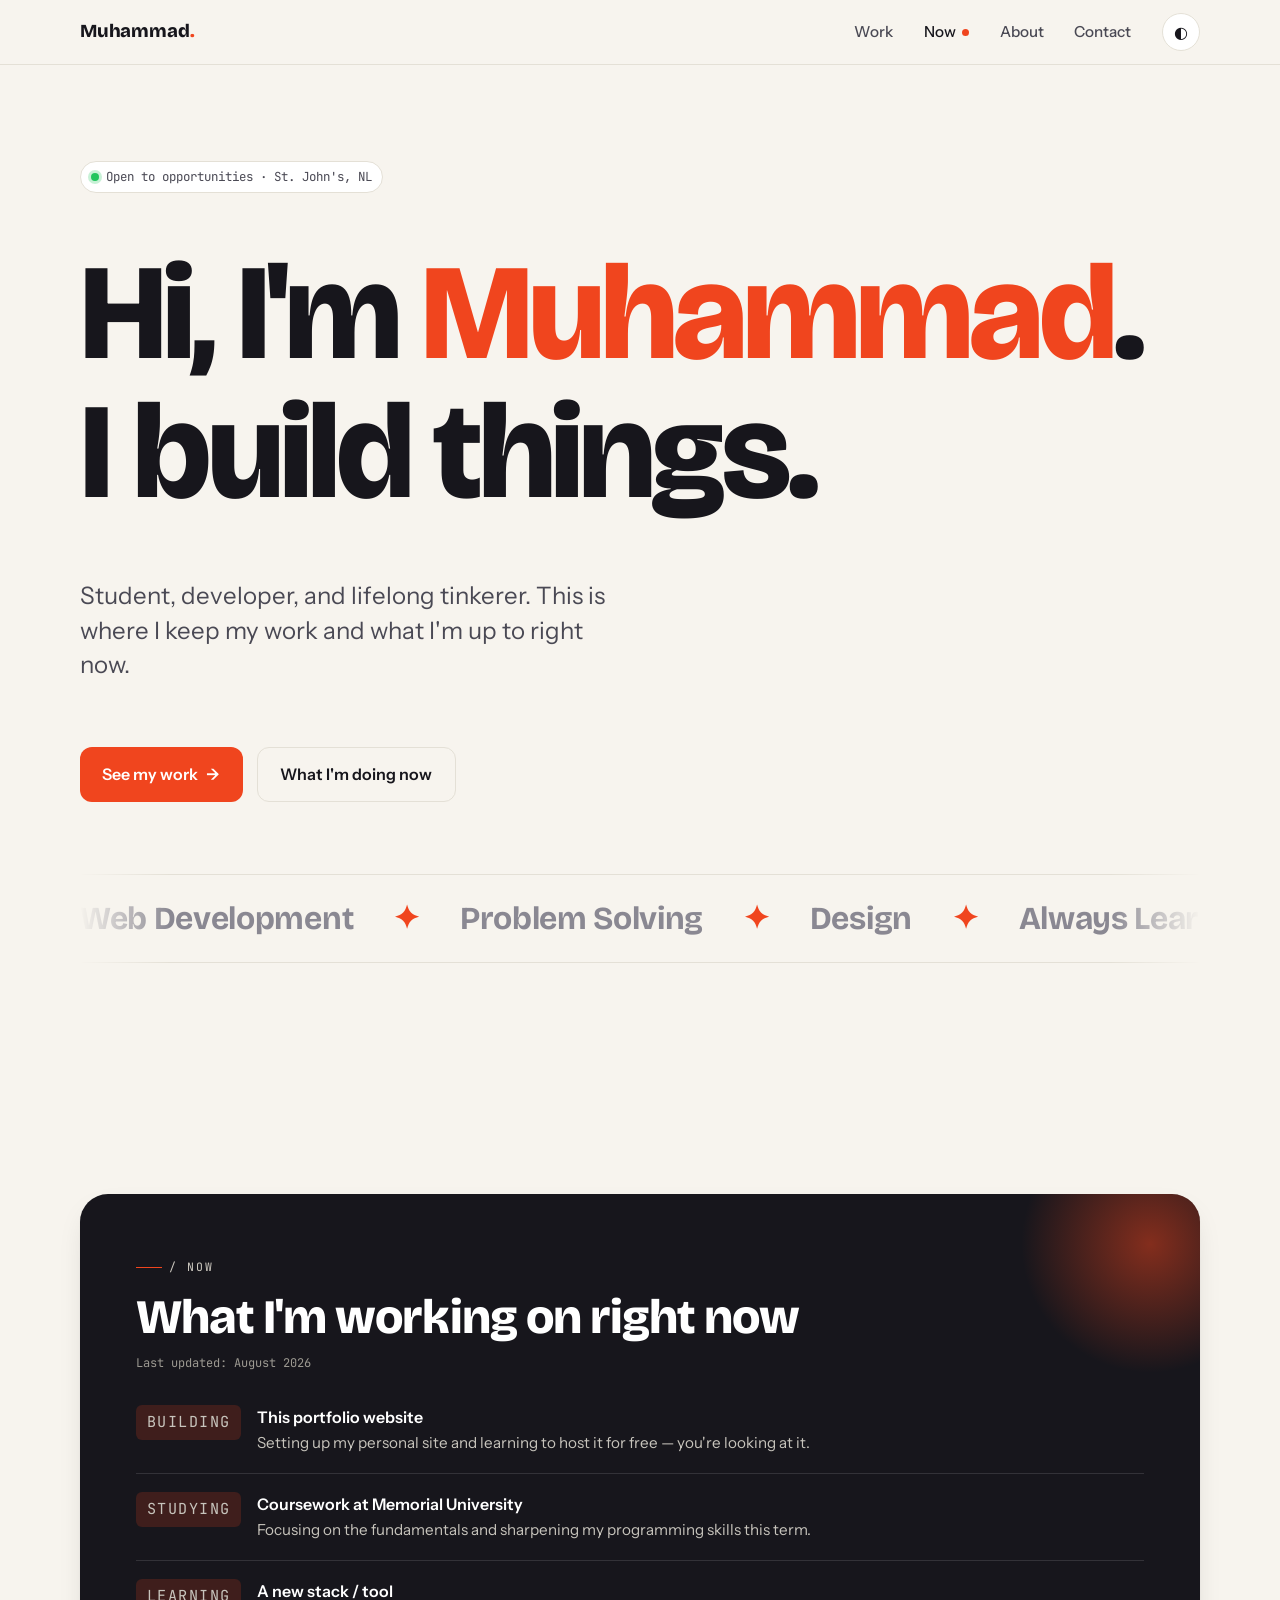
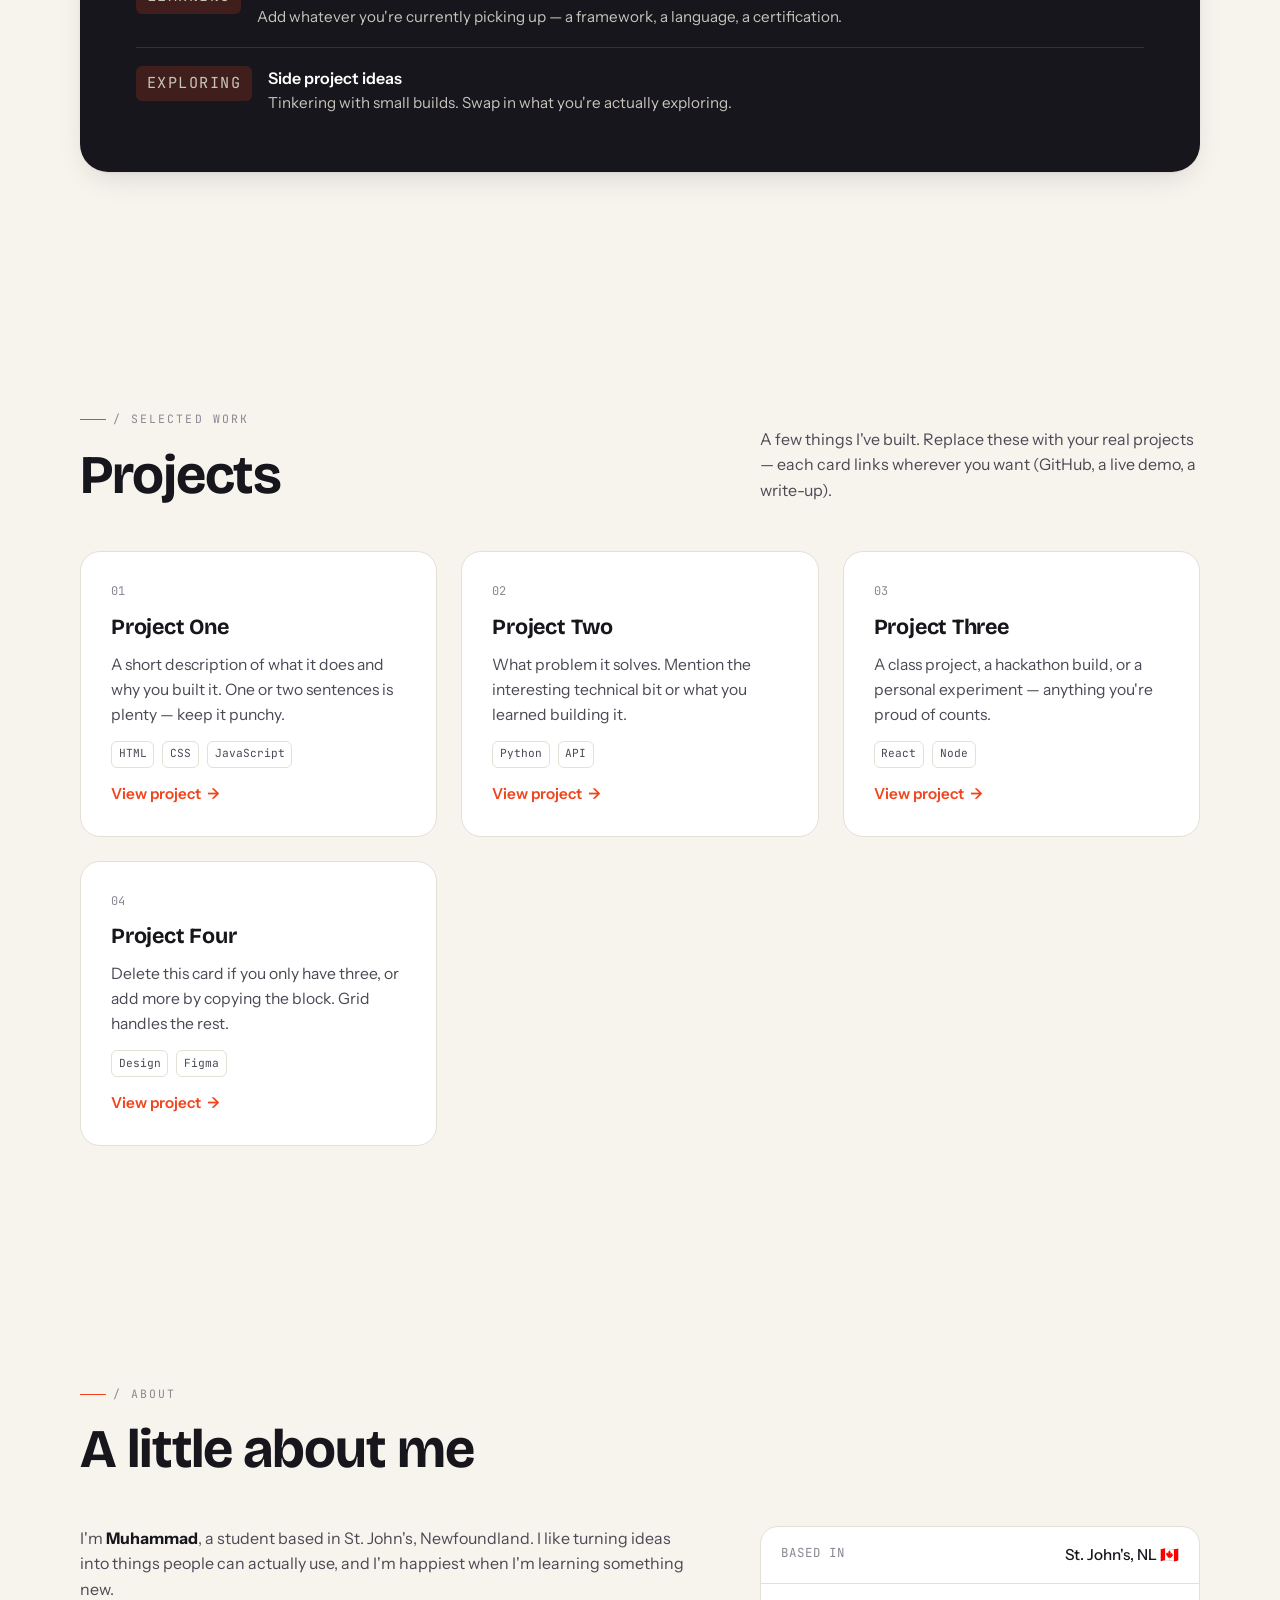
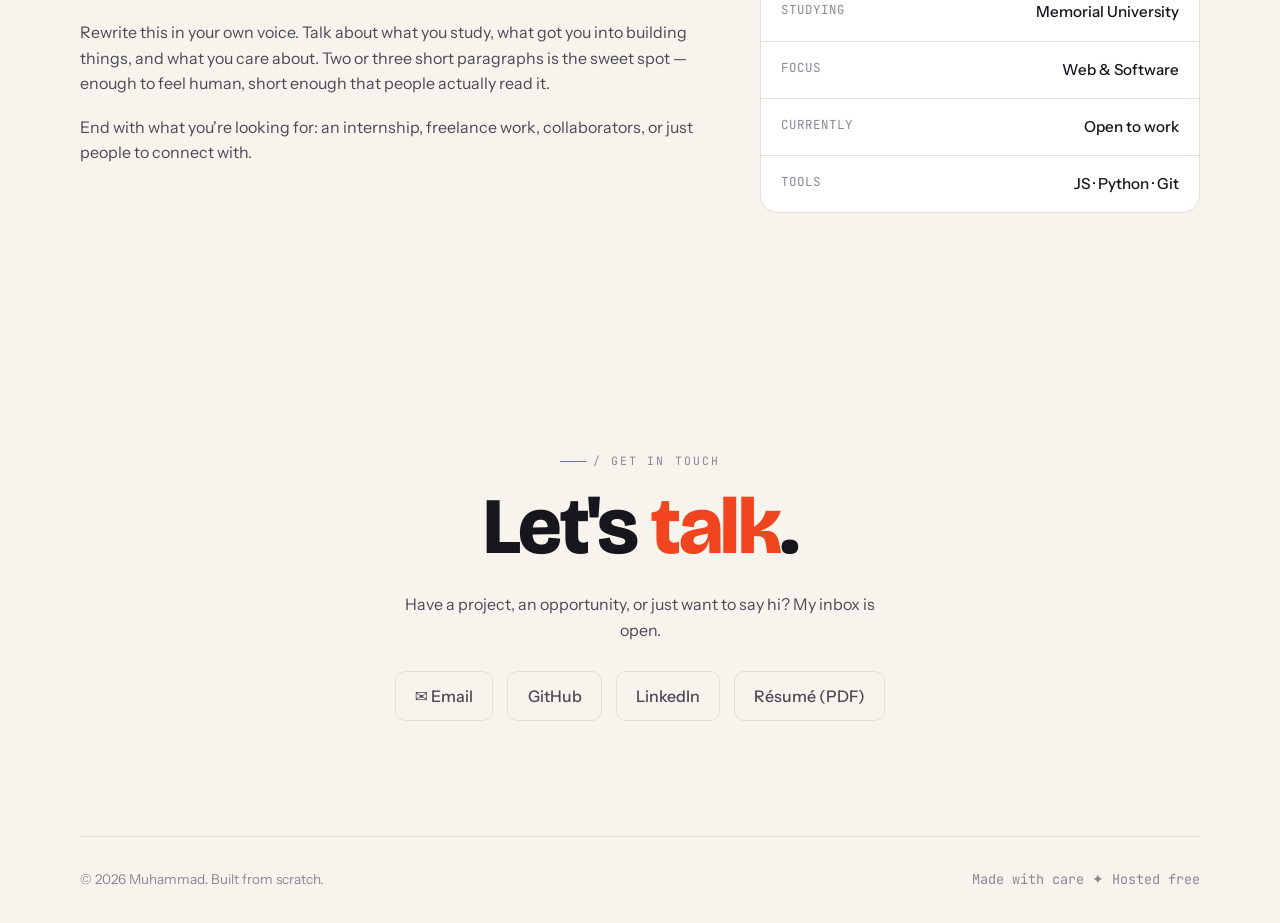
<file: index_2.html>
<!doctype html>
<html lang="en">
<head>
<meta charset="utf-8" />
<meta name="viewport" content="width=device-width, initial-scale=1" />
<title>Muhammad — Portfolio</title>
<meta name="description" content="Personal portfolio and what I'm working on right now." />
<link rel="preconnect" href="https://fonts.googleapis.com" />
<link rel="preconnect" href="https://fonts.gstatic.com" crossorigin />
<link rel="stylesheet" href="https://fonts.googleapis.com/css2?family=Bricolage+Grotesque:opsz,wght@12..96,500;12..96,700;12..96,800&family=Instrument+Sans:wght@400;500;600&family=JetBrains+Mono:wght@500&display=swap" />
<style>
  /* ---------- Tokens: light (default / system-light) ---------- */
  :root{
    --paper:#F7F4EE;
    --surface:#FFFFFF;
    --ink:#17161C;
    --ink-soft:#4A4954;
    --ink-faint:#8A8892;
    --line:#E4E0D6;
    --accent:#F0451E;      /* vivid vermilion — the single bold move */
    --accent-ink:#FFFFFF;
    --accent-soft:#FCE7DF;
    --ring:#F0451E;
    --shadow:0 1px 2px rgba(23,22,28,.05), 0 12px 32px -12px rgba(23,22,28,.18);
  }
  /* system-dark (no explicit choice) */
  @media (prefers-color-scheme: dark){
    :root:not([data-theme="light"]){
      --paper:#0E0E12;
      --surface:#17171E;
      --ink:#F4F2EC;
      --ink-soft:#B7B4BF;
      --ink-faint:#77747F;
      --line:#26262F;
      --accent:#FF603C;
      --accent-ink:#160B08;
      --accent-soft:#2A1712;
      --ring:#FF603C;
      --shadow:0 1px 2px rgba(0,0,0,.4), 0 18px 40px -16px rgba(0,0,0,.7);
    }
  }
  /* explicit dark wins in both directions */
  :root[data-theme="dark"]{
    --paper:#0E0E12;
    --surface:#17171E;
    --ink:#F4F2EC;
    --ink-soft:#B7B4BF;
    --ink-faint:#77747F;
    --line:#26262F;
    --accent:#FF603C;
    --accent-ink:#160B08;
    --accent-soft:#2A1712;
    --ring:#FF603C;
    --shadow:0 1px 2px rgba(0,0,0,.4), 0 18px 40px -16px rgba(0,0,0,.7);
  }

  *{box-sizing:border-box}
  html{scroll-behavior:smooth}
  @media (prefers-reduced-motion: reduce){html{scroll-behavior:auto}}
  body{
    margin:0;
    background:var(--paper);
    color:var(--ink);
    font-family:"Instrument Sans", ui-sans-serif, system-ui, -apple-system, Segoe UI, Roboto, Helvetica, Arial, sans-serif;
    font-size:clamp(16px,1.05vw,18px);
    line-height:1.6;
    -webkit-font-smoothing:antialiased;
    text-rendering:optimizeLegibility;
  }
  .wrap{width:min(1120px,92vw);margin-inline:auto}
  a{color:inherit}
  section{padding:clamp(64px,9vw,128px) 0}

  .eyebrow{
    font-family:"JetBrains Mono", ui-monospace, SFMono-Regular, Menlo, monospace;
    font-size:.72rem;letter-spacing:.18em;text-transform:uppercase;
    color:var(--ink-faint);
    display:inline-flex;align-items:center;gap:.6em;
  }
  .eyebrow::before{content:"";width:26px;height:1px;background:var(--accent)}

  h1,h2,h3{font-family:"Bricolage Grotesque", ui-sans-serif, system-ui, sans-serif;text-wrap:balance;margin:0;line-height:1.02}

  /* ---------- Nav ---------- */
  header.nav{position:sticky;top:0;z-index:50;background:color-mix(in srgb, var(--paper) 82%, transparent);backdrop-filter:blur(10px);border-bottom:1px solid var(--line)}
  .nav-in{display:flex;align-items:center;justify-content:space-between;height:64px}
  .brand{font-family:"Bricolage Grotesque";font-weight:800;font-size:1.15rem;letter-spacing:-.01em;text-decoration:none}
  .brand span{color:var(--accent)}
  .nav-links{display:flex;gap:clamp(14px,2.4vw,32px);align-items:center}
  .nav-links a{font-size:.95rem;text-decoration:none;color:var(--ink-soft);font-weight:500}
  .nav-links a:hover{color:var(--ink)}
  .nav-links a.now-link{color:var(--ink)}
  .nav-links a.now-link::after{content:"";display:inline-block;width:7px;height:7px;border-radius:50%;background:var(--accent);margin-left:6px;vertical-align:middle;animation:pulse 2s ease-in-out infinite}
  @keyframes pulse{0%,100%{opacity:1;transform:scale(1)}50%{opacity:.35;transform:scale(.75)}}
  @media (prefers-reduced-motion: reduce){.nav-links a.now-link::after{animation:none}}
  .theme-btn{border:1px solid var(--line);background:var(--surface);color:var(--ink);width:38px;height:38px;border-radius:50%;cursor:pointer;display:grid;place-items:center;font-size:1rem;transition:border-color .2s,transform .2s}
  .theme-btn:hover{border-color:var(--accent);transform:rotate(-12deg)}
  .theme-btn:focus-visible{outline:2px solid var(--ring);outline-offset:2px}
  @media (max-width:640px){.nav-links .hide-sm{display:none}}

  /* ---------- Hero ---------- */
  .hero{padding-top:clamp(48px,8vw,96px);position:relative;overflow:hidden}
  .hero-grid{display:grid;gap:32px}
  .status-chip{display:inline-flex;align-items:center;gap:.55em;font-family:"JetBrains Mono",monospace;font-size:.78rem;color:var(--ink-soft);background:var(--surface);border:1px solid var(--line);padding:.4em .8em;border-radius:999px;width:max-content}
  .status-dot{width:8px;height:8px;border-radius:50%;background:#22c55e;box-shadow:0 0 0 3px color-mix(in srgb,#22c55e 25%,transparent)}
  .hero h1{font-weight:800;font-size:clamp(3.1rem,12vw,8.5rem);letter-spacing:-.03em;margin-top:.15em}
  .hero h1 .accent{color:var(--accent)}
  .hero-lead{max-width:34ch;font-size:clamp(1.1rem,2.4vw,1.5rem);color:var(--ink-soft);line-height:1.45}
  .hero-cta{display:flex;flex-wrap:wrap;gap:14px;margin-top:8px}
  .btn{display:inline-flex;align-items:center;gap:.5em;font-weight:600;text-decoration:none;padding:.85em 1.4em;border-radius:12px;font-size:1rem;transition:transform .18s, box-shadow .18s, background .18s}
  .btn-primary{background:var(--accent);color:var(--accent-ink)}
  .btn-primary:hover{transform:translateY(-2px);box-shadow:0 10px 26px -10px var(--accent)}
  .btn-ghost{background:transparent;color:var(--ink);border:1px solid var(--line)}
  .btn-ghost:hover{border-color:var(--accent);transform:translateY(-2px)}

  /* marquee tagline */
  .marquee{margin-top:clamp(40px,6vw,72px);border-top:1px solid var(--line);border-bottom:1px solid var(--line);overflow:hidden;padding:18px 0;-webkit-mask-image:linear-gradient(90deg,transparent,#000 8%,#000 92%,transparent);mask-image:linear-gradient(90deg,transparent,#000 8%,#000 92%,transparent)}
  .marquee-track{display:flex;gap:2.5rem;width:max-content;animation:scroll 26s linear infinite;font-family:"Bricolage Grotesque";font-weight:700;font-size:clamp(1.2rem,3vw,2rem);color:var(--ink-faint);letter-spacing:-.01em;white-space:nowrap}
  .marquee-track .star{color:var(--accent)}
  @keyframes scroll{to{transform:translateX(-50%)}}
  @media (prefers-reduced-motion: reduce){.marquee-track{animation:none}}

  /* ---------- Section heading ---------- */
  .sec-head{display:flex;justify-content:space-between;align-items:flex-end;gap:24px;flex-wrap:wrap;margin-bottom:clamp(28px,4vw,48px)}
  .sec-head h2{font-weight:700;font-size:clamp(2rem,5vw,3.4rem);letter-spacing:-.02em}
  .sec-head p{color:var(--ink-soft);max-width:40ch;margin:0}

  /* ---------- Now panel ---------- */
  .now{background:var(--ink);color:var(--paper);border-radius:28px;padding:clamp(28px,5vw,56px);box-shadow:var(--shadow);position:relative;overflow:hidden}
  :root[data-theme="dark"] .now, :root:not([data-theme="light"]) .now{background:#000}
  @media (prefers-color-scheme:light){:root:not([data-theme="dark"]) .now{background:var(--ink)}}
  .now::after{content:"";position:absolute;right:-80px;top:-80px;width:260px;height:260px;background:radial-gradient(circle,var(--accent),transparent 70%);opacity:.5;pointer-events:none}
  .now .eyebrow{color:#cfcbc2}
  .now .eyebrow::before{background:var(--accent)}
  .now h2{color:#fff;font-weight:800;font-size:clamp(1.8rem,4.5vw,3rem);letter-spacing:-.02em;margin:.35em 0 .1em}
  .now .updated{font-family:"JetBrains Mono",monospace;font-size:.75rem;color:#9d9a92}
  .now-list{list-style:none;margin:clamp(20px,3vw,32px) 0 0;padding:0;display:grid;gap:18px}
  .now-list li{display:grid;grid-template-columns:auto 1fr;gap:16px;align-items:start;padding-bottom:18px;border-bottom:1px solid rgba(255,255,255,.12)}
  .now-list li:last-child{border-bottom:0;padding-bottom:0}
  .now-tag{font-family:"JetBrains Mono",monospace;font-size:.7rem;text-transform:uppercase;letter-spacing:.1em;color:var(--accent);background:color-mix(in srgb,var(--accent) 18%,transparent);padding:.35em .7em;border-radius:6px;white-space:nowrap}
  .now-list strong{color:#fff;font-weight:600}
  .now-list span{color:#c7c4bc;display:block;font-size:.95rem}

  /* ---------- Projects ---------- */
  .grid{display:grid;grid-template-columns:repeat(auto-fill,minmax(300px,1fr));gap:clamp(16px,2vw,24px)}
  .card{background:var(--surface);border:1px solid var(--line);border-radius:20px;padding:clamp(22px,2.5vw,30px);text-decoration:none;color:inherit;display:flex;flex-direction:column;gap:14px;transition:transform .2s, border-color .2s, box-shadow .2s;position:relative}
  .card:hover{transform:translateY(-4px);border-color:var(--accent);box-shadow:var(--shadow)}
  .card:focus-visible{outline:2px solid var(--ring);outline-offset:3px}
  .card .num{font-family:"JetBrains Mono",monospace;font-size:.75rem;color:var(--ink-faint)}
  .card h3{font-weight:700;font-size:1.35rem;letter-spacing:-.01em}
  .card p{margin:0;color:var(--ink-soft);font-size:.98rem;flex:1}
  .tags{display:flex;flex-wrap:wrap;gap:8px}
  .tag{font-family:"JetBrains Mono",monospace;font-size:.7rem;color:var(--ink-soft);border:1px solid var(--line);padding:.3em .6em;border-radius:6px}
  .card .go{font-weight:600;color:var(--accent);font-size:.95rem;display:inline-flex;align-items:center;gap:.4em}
  .card:hover .go .arw{transform:translateX(4px)}
  .arw{transition:transform .2s}

  /* ---------- About ---------- */
  .about-grid{display:grid;grid-template-columns:1.4fr 1fr;gap:clamp(28px,5vw,64px);align-items:start}
  @media (max-width:760px){.about-grid{grid-template-columns:1fr}}
  .about-body p{color:var(--ink-soft);margin:0 0 1.1em;max-width:60ch}
  .about-body p strong{color:var(--ink)}
  .facts{display:grid;gap:0;border:1px solid var(--line);border-radius:18px;overflow:hidden;background:var(--surface)}
  .fact{display:flex;justify-content:space-between;gap:16px;padding:16px 20px;border-bottom:1px solid var(--line);font-size:.95rem}
  .fact:last-child{border-bottom:0}
  .fact .k{color:var(--ink-faint);font-family:"JetBrains Mono",monospace;font-size:.78rem;text-transform:uppercase;letter-spacing:.08em}
  .fact .v{color:var(--ink);font-weight:500;text-align:right}

  /* ---------- Contact ---------- */
  .contact{text-align:center}
  .contact h2{font-weight:800;font-size:clamp(2.4rem,8vw,5rem);letter-spacing:-.03em;margin:.2em 0 .3em}
  .contact h2 a{color:var(--accent);text-decoration:none;border-bottom:3px solid transparent;transition:border-color .2s}
  .contact h2 a:hover{border-color:var(--accent)}
  .contact p{color:var(--ink-soft);max-width:44ch;margin:0 auto 28px}
  .socials{display:flex;gap:14px;justify-content:center;flex-wrap:wrap}
  .socials a{text-decoration:none;color:var(--ink-soft);border:1px solid var(--line);padding:.7em 1.2em;border-radius:10px;font-weight:500;transition:border-color .2s,color .2s,transform .2s}
  .socials a:hover{border-color:var(--accent);color:var(--ink);transform:translateY(-2px)}

  footer{border-top:1px solid var(--line);padding:32px 0;color:var(--ink-faint);font-size:.85rem;display:flex;justify-content:space-between;flex-wrap:wrap;gap:12px}
  footer .mono{font-family:"JetBrains Mono",monospace}

  /* reveal on scroll */
  .reveal{opacity:0;transform:translateY(22px);transition:opacity .7s ease, transform .7s ease}
  .reveal.in{opacity:1;transform:none}
  @media (prefers-reduced-motion: reduce){.reveal{opacity:1;transform:none;transition:none}}
</style>
</head>
<body>

<header class="nav">
  <div class="wrap nav-in">
    <a class="brand" href="#top">Muhammad<span>.</span></a>
    <nav class="nav-links">
      <a href="#work" class="hide-sm">Work</a>
      <a href="#now" class="now-link">Now</a>
      <a href="#about" class="hide-sm">About</a>
      <a href="#contact">Contact</a>
      <button class="theme-btn" id="themeBtn" aria-label="Toggle light and dark theme" title="Toggle theme">◐</button>
    </nav>
  </div>
</header>

<main id="top">

  <!-- ===================== HERO ===================== -->
  <section class="hero">
    <div class="wrap hero-grid">
      <span class="status-chip"><span class="status-dot"></span> Open to opportunities &middot; St. John's, NL</span>
      <h1>Hi, I'm <span class="accent">Muhammad</span>.<br>I build things.</h1>
      <p class="hero-lead">Student, developer, and lifelong tinkerer. This is where I keep my work and what I'm up to right now.</p>
      <div class="hero-cta">
        <a class="btn btn-primary" href="#work">See my work <span aria-hidden="true">→</span></a>
        <a class="btn btn-ghost" href="#now">What I'm doing now</a>
      </div>
    </div>

    <div class="wrap">
      <div class="marquee" aria-hidden="true">
        <div class="marquee-track">
          <span>Web Development</span><span class="star">✦</span>
          <span>Problem Solving</span><span class="star">✦</span>
          <span>Design</span><span class="star">✦</span>
          <span>Always Learning</span><span class="star">✦</span>
          <span>Web Development</span><span class="star">✦</span>
          <span>Problem Solving</span><span class="star">✦</span>
          <span>Design</span><span class="star">✦</span>
          <span>Always Learning</span><span class="star">✦</span>
        </div>
      </div>
    </div>
  </section>

  <!-- ===================== NOW (the centerpiece) ===================== -->
  <section id="now">
    <div class="wrap">
      <div class="now reveal">
        <span class="eyebrow">/ now</span>
        <h2>What I'm working on right now</h2>
        <p class="updated">Last updated: August 2026</p>
        <ul class="now-list">
          <li>
            <span class="now-tag">Building</span>
            <div><strong>This portfolio website</strong>
            <span>Setting up my personal site and learning to host it for free — you're looking at it.</span></div>
          </li>
          <li>
            <span class="now-tag">Studying</span>
            <div><strong>Coursework at Memorial University</strong>
            <span>Focusing on the fundamentals and sharpening my programming skills this term.</span></div>
          </li>
          <li>
            <span class="now-tag">Learning</span>
            <div><strong>A new stack / tool</strong>
            <span>Add whatever you're currently picking up — a framework, a language, a certification.</span></div>
          </li>
          <li>
            <span class="now-tag">Exploring</span>
            <div><strong>Side project ideas</strong>
            <span>Tinkering with small builds. Swap in what you're actually exploring.</span></div>
          </li>
        </ul>
      </div>
    </div>
  </section>

  <!-- ===================== WORK ===================== -->
  <section id="work">
    <div class="wrap">
      <div class="sec-head reveal">
        <div>
          <span class="eyebrow">/ selected work</span>
          <h2 style="margin-top:.35em">Projects</h2>
        </div>
        <p>A few things I've built. Replace these with your real projects — each card links wherever you want (GitHub, a live demo, a write-up).</p>
      </div>

      <div class="grid">
        <a class="card reveal" href="#" target="_blank" rel="noopener">
          <span class="num">01</span>
          <h3>Project One</h3>
          <p>A short description of what it does and why you built it. One or two sentences is plenty — keep it punchy.</p>
          <div class="tags"><span class="tag">HTML</span><span class="tag">CSS</span><span class="tag">JavaScript</span></div>
          <span class="go">View project <span class="arw" aria-hidden="true">→</span></span>
        </a>
        <a class="card reveal" href="#" target="_blank" rel="noopener">
          <span class="num">02</span>
          <h3>Project Two</h3>
          <p>What problem it solves. Mention the interesting technical bit or what you learned building it.</p>
          <div class="tags"><span class="tag">Python</span><span class="tag">API</span></div>
          <span class="go">View project <span class="arw" aria-hidden="true">→</span></span>
        </a>
        <a class="card reveal" href="#" target="_blank" rel="noopener">
          <span class="num">03</span>
          <h3>Project Three</h3>
          <p>A class project, a hackathon build, or a personal experiment — anything you're proud of counts.</p>
          <div class="tags"><span class="tag">React</span><span class="tag">Node</span></div>
          <span class="go">View project <span class="arw" aria-hidden="true">→</span></span>
        </a>
        <a class="card reveal" href="#" target="_blank" rel="noopener">
          <span class="num">04</span>
          <h3>Project Four</h3>
          <p>Delete this card if you only have three, or add more by copying the block. Grid handles the rest.</p>
          <div class="tags"><span class="tag">Design</span><span class="tag">Figma</span></div>
          <span class="go">View project <span class="arw" aria-hidden="true">→</span></span>
        </a>
      </div>
    </div>
  </section>

  <!-- ===================== ABOUT ===================== -->
  <section id="about">
    <div class="wrap">
      <div class="sec-head reveal">
        <div>
          <span class="eyebrow">/ about</span>
          <h2 style="margin-top:.35em">A little about me</h2>
        </div>
      </div>
      <div class="about-grid">
        <div class="about-body reveal">
          <p>I'm <strong>Muhammad</strong>, a student based in St. John's, Newfoundland. I like turning ideas into things people can actually use, and I'm happiest when I'm learning something new.</p>
          <p>Rewrite this in your own voice. Talk about what you study, what got you into building things, and what you care about. Two or three short paragraphs is the sweet spot — enough to feel human, short enough that people actually read it.</p>
          <p>End with what you're looking for: an internship, freelance work, collaborators, or just people to connect with.</p>
        </div>
        <div class="facts reveal">
          <div class="fact"><span class="k">Based in</span><span class="v">St. John's, NL 🇨🇦</span></div>
          <div class="fact"><span class="k">Studying</span><span class="v">Memorial University</span></div>
          <div class="fact"><span class="k">Focus</span><span class="v">Web &amp; Software</span></div>
          <div class="fact"><span class="k">Currently</span><span class="v">Open to work</span></div>
          <div class="fact"><span class="k">Tools</span><span class="v">JS · Python · Git</span></div>
        </div>
      </div>
    </div>
  </section>

  <!-- ===================== CONTACT ===================== -->
  <section id="contact" class="contact">
    <div class="wrap reveal">
      <span class="eyebrow" style="justify-content:center">/ get in touch</span>
      <h2>Let's <a href="mailto:muhammadmr@mun.ca">talk</a>.</h2>
      <p>Have a project, an opportunity, or just want to say hi? My inbox is open.</p>
      <div class="socials">
        <a href="mailto:muhammadmr@mun.ca">✉ Email</a>
        <a href="#" target="_blank" rel="noopener">GitHub</a>
        <a href="#" target="_blank" rel="noopener">LinkedIn</a>
        <a href="#" target="_blank" rel="noopener">Résumé (PDF)</a>
      </div>
    </div>
  </section>
</main>

<footer class="wrap">
  <span>© <span id="year">2026</span> Muhammad. Built from scratch.</span>
  <span class="mono">Made with care ✦ Hosted free</span>
</footer>

<script>
  // Theme toggle (in-memory; also respects system preference on load)
  (function(){
    var root = document.documentElement;
    var btn = document.getElementById('themeBtn');
    btn.addEventListener('click', function(){
      // Determine current effective theme, then flip explicitly
      var current = root.getAttribute('data-theme');
      if(!current){
        current = window.matchMedia('(prefers-color-scheme: dark)').matches ? 'dark' : 'light';
      }
      root.setAttribute('data-theme', current === 'dark' ? 'light' : 'dark');
    });

    // Year
    document.getElementById('year').textContent = new Date().getFullYear();

    // Scroll reveal
    var els = document.querySelectorAll('.reveal');
    if('IntersectionObserver' in window){
      var io = new IntersectionObserver(function(entries){
        entries.forEach(function(e){ if(e.isIntersecting){ e.target.classList.add('in'); io.unobserve(e.target); } });
      }, {threshold:.12});
      els.forEach(function(el){ io.observe(el); });
    } else {
      els.forEach(function(el){ el.classList.add('in'); });
    }
  })();
</script>
</body>
</html>
</file>
<file: css/styles.css>
/* Hallmark · v2.0.0 · redesign: full · theme: refract (by request for a modern, motion-led site; deal: manual, no Node on this machine) · refract: water/pool · genre: atmospheric · posture: restrained · job: hire · shape: case-led portfolio · hero: Stage, the head on paper, the results sheet as a clear panel lying in live water light · nav: floating pill · footer: statement, the email in a clear panel · scroll pattern: sticky diptych on the figures · signature: the Labrador transfer result in the pool, 243 NTU predicted against 14 measured */
/* Hallmark · pre-emit critique: P4 H4 E4 S5 R4 V5 · weakest: P, a portfolio argues less than a product; the moving water is earned because the research is about water, and the failed transfer still leads */
/* Hallmark · lit grounds: two, the hero and the transfer figure, never in a row · motion: caustics at pool speed (pauses off screen, still frame under reduced motion), one hero entrance, reveal-once, one scroll pattern */
/* Hallmark · dropped the Almanac system (slate paper, Newsreader, mono figures) · the owner asked for something more modern with more motion */
@import url("./tokens.css");
@import url("./base.css");

/* ---------- Frame ---------- */
body { color: var(--color-ink-2); line-height: 1.6; }
h1, h2, h3 { color: var(--color-ink); line-height: 1.02; }
h1 { font-size: var(--text-display); letter-spacing: -0.04em; }
.num { font-variant-numeric: tabular-nums; }
.meta, small, figcaption { font-size: var(--text-sm); color: var(--color-muted); }
a { color: var(--color-ink); text-decoration-color: color-mix(in oklab, var(--color-accent) 60%, transparent); text-underline-offset: 0.18em; transition: color var(--dur-micro) var(--ease-out), text-decoration-color var(--dur-micro) var(--ease-out); }
a:hover { color: var(--color-accent); text-decoration-color: var(--color-accent); }
.skip { position: absolute; left: var(--space-md); top: var(--space-xs); z-index: var(--z-tooltip); padding: var(--space-xs) var(--space-md); border-radius: var(--radius-pill); background: var(--color-ink); color: var(--color-paper); transform: translateY(-200%); }
.skip:focus-visible { transform: none; }
section { padding-block: var(--section-gap) 0; }

/* Clear surfaces: white over the light, never blurred, shadow tinted by the water */
.clear { background: var(--color-surface); border-radius: var(--radius-card); box-shadow: var(--edge-light), var(--shadow-card); }
.cast { box-shadow: var(--edge-light), var(--shadow-card), var(--shadow-cast); }
.lift { transition: transform var(--dur-short) var(--ease-out), box-shadow var(--dur-short) var(--ease-out); }
.lift:hover { transform: translateY(-2px); box-shadow: var(--edge-light), var(--shadow-lift); }

/* ---------- Controls ---------- */
.btn { display: inline-flex; align-items: center; justify-content: center; gap: var(--space-xs); min-height: 48px; padding: 0 var(--space-lg); border: 0; border-radius: var(--radius-pill); background: var(--color-surface); color: var(--color-ink); box-shadow: var(--edge-light), var(--shadow-card); font: 500 var(--text-sm)/1 var(--font-body); text-decoration: none; cursor: pointer; transition: background-color var(--dur-short) var(--ease-out), color var(--dur-short) var(--ease-out), transform var(--dur-micro) var(--ease-out), box-shadow var(--dur-short) var(--ease-out); }
.btn:hover { color: var(--color-ink); transform: translateY(-1px); box-shadow: var(--edge-light), var(--shadow-lift); }
.btn:active { transform: translateY(1px); }
.btn--primary { background: var(--color-accent); color: var(--color-accent-ink); box-shadow: inset 0 1px 0 oklch(100% 0 0 / 0.35), var(--shadow-card); }
.btn--primary:hover { background: var(--color-accent-hi); color: var(--color-accent-ink); box-shadow: inset 0 1px 0 oklch(100% 0 0 / 0.35), var(--shadow-lift); }
.textlink { font-weight: 500; text-decoration: underline; }

/* ---------- Nav: floating pill ---------- */
.nav { position: sticky; top: 0; z-index: var(--z-sticky-nav); padding-top: var(--space-md); pointer-events: none; }
.nav-in { pointer-events: auto; display: flex; align-items: center; justify-content: space-between; gap: var(--space-lg); min-height: 60px; padding: var(--space-xs) var(--space-xs) var(--space-xs) var(--space-lg); background: color-mix(in oklab, var(--color-surface-solid) 96%, transparent); border-radius: var(--radius-pill); box-shadow: var(--edge-light), var(--shadow-card); }
.brand { font: 500 var(--text-lg)/1 var(--font-display); letter-spacing: -0.02em; color: var(--color-ink); text-decoration: none; white-space: nowrap; }
.nav-links { display: flex; align-items: center; gap: var(--space-2xs); }
.nav-links a:not(.btn) { position: relative; padding: var(--space-sm); border-radius: var(--radius-pill); font: 500 var(--text-sm)/1 var(--font-body); color: var(--color-muted); text-decoration: none; transition: color var(--dur-micro) var(--ease-out), background-color var(--dur-micro) var(--ease-out); }
.nav-links a:not(.btn):hover { color: var(--color-ink); background: var(--color-paper-2); }
.nav-links a.active { color: var(--color-accent); background: var(--color-accent-soft); }
.nav-links .btn { min-height: 44px; padding: 0 var(--space-lg); margin-left: var(--space-xs); }
.theme-btn { display: inline-grid; place-items: center; width: 44px; height: 44px; border: 0; border-radius: 50%; background: transparent; color: var(--color-ink); cursor: pointer; transition: background-color var(--dur-micro) var(--ease-out); }
.theme-btn:hover { background: var(--color-paper-2); }
.theme-btn svg { width: 18px; height: 18px; }
@media (max-width: 60rem) { .hide-sm { display: none; } }

/* ---------- The light (live caustics) ---------- */
.pool { position: absolute; overflow: hidden; background: var(--color-shade); isolation: isolate; }
.pool canvas { position: absolute; inset: 0; width: 100%; height: 100%; display: block; }
.pool::after { content: ""; position: absolute; inset: 0; pointer-events: none; border-radius: inherit; box-shadow: inset 0 0 0 1px oklch(100% 0 0 / 0.35), inset 0 -40px 80px -40px oklch(52% 0.09 220 / 0.35); }

/* ---------- Hero: Stage ---------- */
.hero { position: relative; padding: 0; margin-top: calc(-1 * var(--nav-h)); }
.pool--hero { top: 0; right: 0; bottom: 0; width: min(56%, 980px); border-bottom-left-radius: calc(var(--radius-card) * 2); }
.hero-grid { position: relative; z-index: var(--z-raised); display: grid; grid-template-columns: minmax(0, 5fr) minmax(0, 6fr); gap: var(--space-3xl); align-items: center; min-height: 100dvh; padding-block: calc(var(--nav-h) + var(--space-xl)) var(--space-2xl); }
.hero-text { display: grid; gap: var(--space-lg); align-content: center; }
.hero-text .lead { color: var(--color-muted); max-width: 32ch; }
.hero-actions { display: flex; flex-wrap: wrap; gap: var(--space-sm); margin-top: var(--space-xs); }
.hero-note { font-size: var(--text-sm); color: var(--color-muted); max-width: 40ch; }

/* The results sheet, a clear panel in the light */
.sheet { padding: var(--space-xl); max-width: 600px; justify-self: end; width: 100%; }
.sheet-head { display: flex; justify-content: space-between; align-items: baseline; gap: var(--space-md); flex-wrap: wrap; }
.sheet-head h2 { font-size: var(--text-xl); letter-spacing: -0.02em; }
.sheet-head .num { font-size: var(--text-sm); color: var(--color-muted); }
.sheet-head .num b { font-weight: 500; color: var(--color-ink); }
.results { width: 100%; border-collapse: collapse; margin-top: var(--space-lg); }
.results caption { text-align: left; font-size: var(--text-sm); color: var(--color-muted); padding-bottom: var(--space-xs); }
.results th { font: 500 var(--text-sm)/1.3 var(--font-body); color: var(--color-muted); text-align: left; padding: var(--space-xs) var(--space-sm); border-bottom: var(--rule-hair) solid var(--color-rule); }
.results th.num, .results td.num { text-align: right; }
.results td { padding: var(--space-sm); border-top: var(--rule-hair) solid var(--color-rule); color: var(--color-ink); }
.results tbody tr:first-child td { border-top: 0; }
.results td.num { font: 400 var(--text-xl)/1 var(--font-display); letter-spacing: -0.02em; }
.results tr.pick td { background: var(--color-accent-soft); color: var(--color-accent); }
.results tr.pick td:first-child { border-radius: var(--radius-inner) 0 0 var(--radius-inner); }
.results tr.pick td:last-child { border-radius: 0 var(--radius-inner) var(--radius-inner) 0; }
.results tr.pick + tr td { border-top-color: transparent; }
.results + .results { margin-top: var(--space-xl); }
.rbar { display: block; height: 3px; margin-top: var(--space-xs); border-radius: var(--radius-pill); background: var(--color-shade); transform-origin: 0 50%; transform: scaleX(var(--v)); }
tr.pick .rbar { background: var(--color-accent); }
.sheet-foot { display: flex; justify-content: space-between; gap: var(--space-md); flex-wrap: wrap; margin-top: var(--space-lg); font-size: var(--text-sm); color: var(--color-muted); }

/* ---------- Head blocks ---------- */
.head { display: grid; grid-template-columns: minmax(0, 6fr) minmax(0, 6fr); gap: var(--gap-columns); align-items: end; margin-bottom: var(--space-2xl); }
.head .lead { color: var(--color-muted); }

/* ---------- Now ---------- */
.now-grid { display: grid; grid-template-columns: minmax(0, 4fr) minmax(0, 8fr); gap: var(--gap-columns); align-items: start; }
.now-grid > div:first-child { position: sticky; top: calc(var(--nav-h) + var(--space-xl)); }
.now-grid .meta { margin-top: var(--space-md); }
.rows { list-style: none; margin: 0; padding: var(--space-sm) var(--space-xl); }
.rows > li { display: grid; grid-template-columns: minmax(0, 2fr) minmax(0, 6fr); gap: var(--gap-columns); padding-block: var(--space-lg); border-top: var(--rule-hair) solid var(--color-rule); }
.rows > li:first-child { border-top: 0; }
.rows .k { display: inline-flex; align-self: start; justify-self: start; padding: var(--space-2xs) var(--space-sm); border-radius: var(--radius-pill); background: var(--color-accent-soft); color: var(--color-accent); font: 500 var(--text-sm)/1.4 var(--font-body); }
.rows strong { display: block; font: 400 var(--text-xl)/1.2 var(--font-display); color: var(--color-ink); letter-spacing: -0.02em; }
.rows p { margin-top: var(--space-2xs); }

/* ---------- Civil and construction ---------- */
.proj-grid { display: grid; grid-template-columns: repeat(2, minmax(0, 1fr)); gap: var(--gap-columns); }
.proj { display: grid; align-content: start; gap: var(--space-md); padding: var(--space-xl); }
.proj-num { display: grid; gap: var(--space-2xs); padding-bottom: var(--space-md); border-bottom: var(--rule-hair) solid var(--color-rule); }
.proj-num b { font: 300 var(--text-display-s)/1 var(--font-display); letter-spacing: -0.04em; color: var(--color-accent); font-variant-numeric: tabular-nums; }
.proj-num span { font-size: var(--text-sm); color: var(--color-muted); }
.proj h3 { font-size: var(--text-2xl); }
.proj h3 a { color: var(--color-ink); text-decoration: none; }
.proj h3 a:hover { color: var(--color-accent); }
.proj > p { font-size: var(--text-lg); color: var(--color-ink-2); }
.proj .btn { justify-self: start; margin-top: var(--space-xs); }
.proj-tags { display: flex; flex-wrap: wrap; gap: var(--space-xs); margin: 0; padding: 0; list-style: none; }
.proj-tags li { padding: var(--space-2xs) var(--space-sm); border-radius: var(--radius-pill); background: var(--color-paper-2); font-size: var(--text-sm); color: var(--color-ink-2); }
.site-grid { display: grid; grid-template-columns: repeat(3, minmax(0, 1fr)); gap: var(--gap-columns); margin-top: var(--space-lg); }
.site-grid article { display: grid; align-content: start; gap: var(--space-sm); padding: var(--space-xl); }
.site-grid h3 { font-size: var(--text-lg); line-height: 1.25; }
.site-k { justify-self: start; padding: var(--space-2xs) var(--space-sm); border-radius: var(--radius-pill); background: var(--color-accent-soft); color: var(--color-accent); font: 500 var(--text-sm)/1.4 var(--font-body); }
@media (max-width: 60rem) { .proj-grid, .site-grid { grid-template-columns: minmax(0, 1fr); } .proj { padding: var(--space-lg); } }

/* ---------- Research ---------- */
.project-title { font-size: var(--text-title); max-width: 46ch; margin-bottom: var(--space-xl); }
.facts { display: grid; grid-template-columns: repeat(3, minmax(0, 1fr)); gap: var(--space-lg) var(--gap-columns); margin: 0 0 var(--space-2xl); }
.facts div { border-top: var(--rule-hair) solid var(--color-rule); padding-top: var(--space-sm); }
.facts dt { font-size: var(--text-sm); color: var(--color-muted); }
.facts dd { margin: var(--space-2xs) 0 0; color: var(--color-ink); font-weight: 500; }
.pipe { display: grid; grid-template-columns: minmax(0, 4fr) minmax(0, 8fr); gap: var(--gap-columns); padding: var(--space-xl); }
.pipe-side { display: grid; align-content: start; gap: var(--space-md); }
.pipe-side h3 { font-size: var(--text-xl); }
.pipe-steps { display: grid; gap: var(--space-2xs); }
.pstep { position: relative; overflow: hidden; display: grid; grid-template-columns: 2.25rem minmax(0, 1fr); align-items: center; width: 100%; min-height: 48px; padding: var(--space-xs) var(--space-sm); border: 0; border-radius: var(--radius-inner); background: transparent; color: var(--color-muted); font: 500 var(--text-md)/1.2 var(--font-body); text-align: left; cursor: pointer; transition: background-color var(--dur-micro) var(--ease-out), color var(--dur-micro) var(--ease-out); }
.pstep .n { font-variant-numeric: tabular-nums; font-size: var(--text-sm); }
.pstep:hover { color: var(--color-ink); background: var(--color-paper-2); }
.pstep[aria-selected="true"] { color: var(--color-accent); background: var(--color-accent-soft); }
.pstep::after { content: ""; position: absolute; left: var(--space-sm); right: var(--space-sm); bottom: 6px; height: 2px; border-radius: var(--radius-pill); background: var(--color-accent); transform: scaleX(0); transform-origin: 0 50%; }
.pipe.playing .pstep[aria-selected="true"]::after { animation: fill 3200ms linear forwards; }
@keyframes fill { to { transform: scaleX(1); } }
.pipe-play { justify-self: start; margin-top: var(--space-xs); }
.pipe-panel { display: grid; grid-template-columns: minmax(0, 5fr) minmax(0, 7fr); gap: var(--space-xl); align-items: start; min-height: 280px; padding: var(--space-xl); border-radius: var(--radius-inner); background: var(--color-paper-2); }
.pipe-panel .big { font: 300 clamp(4rem, 7vw, 7rem)/0.9 var(--font-display); letter-spacing: -0.05em; color: var(--color-accent); font-variant-numeric: tabular-nums; }
.pipe-panel .big small { display: block; margin-top: var(--space-sm); font: 500 var(--text-sm)/1.3 var(--font-body); letter-spacing: 0; color: var(--color-muted); }
.pipe-panel h4 { margin: 0 0 var(--space-sm); font: 400 var(--text-2xl)/1.1 var(--font-display); letter-spacing: -0.025em; color: var(--color-ink); }
.pipe-panel .in { animation: settle var(--dur-long) var(--ease-out) both; }
.pipe-panel .in + .in { animation-delay: 60ms; }
@keyframes settle { from { opacity: 0; transform: translateY(10px); } to { opacity: 1; transform: none; } }
.tools { margin-top: var(--space-xl); font-size: var(--text-sm); color: var(--color-muted); }

/* ---------- Figures: sticky diptych ---------- */
.sticky-stack { display: grid; grid-template-columns: minmax(0, 5fr) minmax(0, 7fr); gap: var(--space-2xl) var(--space-3xl); }
.pane-sticky { position: sticky; top: calc(var(--nav-h) + var(--space-xl)); align-self: start; display: grid; gap: var(--space-lg); }
.pane-sticky .lead { color: var(--color-muted); }
.fig-index { list-style: none; margin: var(--space-md) 0 0; padding: 0; display: grid; gap: var(--space-2xs); }
.fig-index a { display: grid; grid-template-columns: 2rem minmax(0, 1fr); align-items: center; min-height: 44px; padding: var(--space-xs) var(--space-sm); border-radius: var(--radius-inner); color: var(--color-muted); text-decoration: none; transition: background-color var(--dur-short) var(--ease-out), color var(--dur-short) var(--ease-out); }
.fig-index a:hover { background: var(--color-paper-2); color: var(--color-ink); }
.fig-index a.on { background: var(--color-accent-soft); color: var(--color-accent); }
.pane-scroll { display: grid; gap: var(--space-2xl); }
.fig { margin: 0; padding: var(--space-md); display: grid; gap: var(--space-md); scroll-margin-top: calc(var(--nav-h) + var(--space-xl)); }
.shot { display: block; overflow: hidden; border-radius: var(--radius-inner); background: var(--color-plate); cursor: zoom-in; }
.shot img { width: 100%; height: auto; transition: transform 700ms var(--ease-out); }
.shot:hover img { transform: scale(1.03); }
.fig figcaption { display: grid; gap: var(--space-2xs); padding: 0 var(--space-xs) var(--space-xs); }
.fig-title { font: 400 var(--text-xl)/1.2 var(--font-display); letter-spacing: -0.02em; color: var(--color-ink); }
.fig-title .num { color: var(--color-accent); margin-right: var(--space-xs); }
.cap { font-size: var(--text-md); color: var(--color-ink-2); }
.chart-note { font-size: var(--text-sm); color: var(--color-muted); max-width: 52ch; }

/* ---------- Transfer: a figure in sun ---------- */
.transfer-sec { background: var(--color-paper-2); padding-block: var(--section-gap-s); margin-top: var(--section-gap); }
.band-grid { display: grid; grid-template-columns: minmax(0, 5fr) minmax(0, 7fr); gap: var(--space-2xl) var(--space-3xl); align-items: center; }
.band-text { display: grid; gap: var(--space-lg); }
.band-text .lead { color: var(--color-ink-2); }
.band-text p:not(.lead) { color: var(--color-ink-2); }
.pool-frame { position: relative; min-height: 460px; border-radius: calc(var(--radius-card) * 1.5); }
.pool--inset { inset: 0; border-radius: inherit; }
.big-pair { position: absolute; left: var(--space-xl); right: var(--space-xl); bottom: var(--space-xl); display: grid; grid-template-columns: repeat(2, minmax(0, 1fr)); padding: var(--space-xl); }
.big-pair div { padding-right: var(--space-lg); }
.big-pair div + div { padding: 0 0 0 var(--space-xl); border-left: var(--rule-hair) solid var(--color-rule); }
.big-pair b { display: block; font: 300 var(--text-figure)/0.9 var(--font-display); letter-spacing: -0.05em; color: var(--color-ink); font-variant-numeric: tabular-nums; }
.big-pair b.hot { color: var(--color-accent); }
.big-pair span { display: block; margin-top: var(--space-sm); font-size: var(--text-sm); color: var(--color-muted); }
.transfer { position: relative; grid-column: 1 / -1; margin: var(--space-xl) 0 0; padding: var(--space-xl); }
.transfer .plot svg { width: 100%; height: auto; overflow: visible; }
.transfer .lbl { fill: var(--color-ink); font-family: var(--font-body); }
.transfer .val { fill: var(--color-ink); font-family: var(--font-display); }
.transfer .axis { stroke: var(--color-rule); stroke-width: 1; }
.transfer .tick { fill: var(--color-muted); font-family: var(--font-body); }
.transfer .bar { fill: var(--color-shade-2); transform-box: fill-box; transform-origin: 0 50%; }
.transfer .bar.hi { fill: var(--color-accent); }
.transfer .hit { fill: transparent; }
.transfer figcaption { margin-top: var(--space-md); }
.tip { position: absolute; z-index: var(--z-tooltip); pointer-events: none; padding: var(--space-xs) var(--space-sm); border-radius: var(--radius-inner); background: var(--color-ink); color: var(--color-paper); font-size: var(--text-sm); white-space: nowrap; opacity: 0; transition: opacity var(--dur-micro) var(--ease-out); }

/* ---------- Publications ---------- */
.figures { display: grid; grid-template-columns: repeat(4, minmax(0, 1fr)); gap: var(--gap-columns); margin: 0 0 var(--space-2xl); }
.figures div { display: flex; flex-direction: column-reverse; justify-content: flex-end; padding: var(--space-lg); border-radius: var(--radius-card); background: var(--color-paper-2); }
.figures dd { margin: 0; font: 300 var(--text-display-s)/1 var(--font-display); letter-spacing: -0.04em; color: var(--color-ink); font-variant-numeric: tabular-nums; }
.figures dt { margin-top: var(--space-xs); font-size: var(--text-sm); color: var(--color-muted); }
.filters { display: flex; flex-wrap: wrap; gap: var(--space-xs); margin-bottom: var(--space-lg); }
.chip { min-height: 44px; padding: 0 var(--space-lg); border: 0; border-radius: var(--radius-pill); background: var(--color-paper-2); color: var(--color-ink-2); font: 500 var(--text-sm)/1 var(--font-body); cursor: pointer; transition: background-color var(--dur-short) var(--ease-out), color var(--dur-short) var(--ease-out), box-shadow var(--dur-short) var(--ease-out); }
.chip:hover { background: var(--color-paper-3); color: var(--color-ink); }
.chip[aria-pressed="true"] { background: var(--color-accent); color: var(--color-accent-ink); box-shadow: var(--shadow-card); }
.pubs { display: grid; gap: var(--space-md); }
.pub { display: grid; grid-template-columns: minmax(0, 1fr) minmax(0, 8fr) minmax(0, 3fr); gap: var(--space-sm) var(--gap-columns); padding: var(--space-xl); }
.pub.hide { display: none; }
.pub .yr { font: 400 var(--text-lg)/1.2 var(--font-display); color: var(--color-accent); font-variant-numeric: tabular-nums; }
.pub h3 { font-size: var(--text-lg); line-height: 1.3; letter-spacing: -0.01em; max-width: 60ch; }
.pub .kind { margin-top: var(--space-xs); font-size: var(--text-sm); color: var(--color-muted); }
.pub .kind b { font-weight: 500; color: var(--color-accent); }
.pub .auth { margin-top: var(--space-xs); font-size: var(--text-sm); color: var(--color-ink-2); }
.pub .auth b { font-weight: 500; color: var(--color-ink); }
.pub .venue { font-size: var(--text-sm); color: var(--color-muted); }
.pub .hl { text-align: right; }
.pub .hl b { display: block; font: 300 var(--text-3xl)/1 var(--font-display); letter-spacing: -0.03em; color: var(--color-ink); font-variant-numeric: tabular-nums; }
.pub .hl span { display: block; margin-top: var(--space-xs); font-size: var(--text-sm); color: var(--color-muted); }
.pub details { grid-column: 2 / 3; }
.pub summary { display: inline-flex; align-items: center; min-height: 44px; cursor: pointer; font: 500 var(--text-sm)/1 var(--font-body); color: var(--color-accent); }
.pub summary:hover { color: var(--color-accent-hi); }
.pub details p { margin-top: var(--space-xs); max-width: 65ch; }
.pub .links { margin-top: var(--space-sm); }
.foot-note { margin-top: var(--space-lg); font-size: var(--text-sm); color: var(--color-muted); }

/* ---------- Experience ---------- */
.tl { list-style: none; margin: 0; padding: 0 0 0 var(--space-xl); position: relative; }
.tl::before, .tl::after { content: ""; position: absolute; left: 7px; top: var(--space-sm); bottom: var(--space-sm); width: 2px; border-radius: var(--radius-pill); background: var(--color-rule); }
.tl::after { background: var(--color-accent); transform-origin: 50% 0; transform: scaleY(var(--p, 1)); }
.tl > li { position: relative; display: grid; grid-template-columns: minmax(0, 3fr) minmax(0, 4fr) minmax(0, 5fr); gap: var(--space-xs) var(--gap-columns); padding-block: var(--space-xl); border-top: var(--rule-hair) solid var(--color-rule); }
.tl > li:first-child { border-top: 0; padding-top: 0; }
.tl > li::before { content: ""; position: absolute; left: calc(-1 * var(--space-xl) + 2px); top: calc(var(--space-xl) + 6px); width: 12px; height: 12px; border-radius: 50%; background: var(--color-paper); box-shadow: inset 0 0 0 2px var(--color-shade-2); transition: background-color var(--dur-short) var(--ease-out), box-shadow var(--dur-short) var(--ease-out); }
.tl > li:first-child::before { top: 6px; }
.tl > li.lit::before { background: var(--color-accent); box-shadow: inset 0 0 0 2px var(--color-accent), 0 0 0 5px var(--color-accent-soft); }
.tl .when { font-size: var(--text-sm); font-weight: 500; color: var(--color-accent); padding-top: var(--space-2xs); font-variant-numeric: tabular-nums; }
.tl h3 { font-size: var(--text-xl); }
.tl .org { display: block; margin-top: var(--space-xs); font-size: var(--text-sm); color: var(--color-muted); }
.tl .tools { margin-top: var(--space-sm); }
.tl li.next h3 { color: var(--color-accent); }
.earlier-head { margin-top: var(--space-3xl); font-size: var(--text-2xl); }
.earlier { display: grid; grid-template-columns: repeat(3, minmax(0, 1fr)); gap: var(--gap-columns); margin-top: var(--space-lg); }
.earlier article { display: grid; align-content: start; gap: var(--space-sm); padding: var(--space-xl); min-height: 260px; }
.earlier h3 { font-size: var(--text-title); }
.earlier .where { font-size: var(--text-sm); color: var(--color-muted); }

/* ---------- About ---------- */
.about-grid { display: grid; grid-template-columns: minmax(0, 5fr) minmax(0, 7fr); gap: var(--space-2xl) var(--space-3xl); align-items: center; }
.portrait { margin: 0; position: relative; }
.portrait .frame { aspect-ratio: 1; max-width: 440px; border-radius: 50%; overflow: hidden; box-shadow: var(--edge-light), var(--shadow-card), var(--shadow-cast); }
.portrait img { width: 100%; height: 100%; object-fit: cover; transform: scale(1.06); transition: transform 900ms var(--ease-out); }
.portrait:hover img { transform: scale(1.12); }
.about-body { display: grid; gap: var(--space-lg); }
.about-body p { font-size: var(--text-lg); line-height: 1.55; }
.skills { display: grid; grid-template-columns: repeat(2, minmax(0, 1fr)); gap: var(--space-md); margin: var(--space-md) 0 0; }
.skills div { padding: var(--space-lg); border-radius: var(--radius-card); background: var(--color-paper-2); }
.skills dt { font: 500 var(--text-md)/1.3 var(--font-body); color: var(--color-ink); }
.skills dd { margin: var(--space-2xs) 0 0; color: var(--color-ink-2); font-size: var(--text-sm); }
.courses { margin-top: var(--space-3xl); padding: var(--space-xl); }
.courses h3 { font-size: var(--text-2xl); margin-bottom: var(--space-lg); }
.courses table { width: 100%; border-collapse: collapse; }
.courses th { font: 500 var(--text-sm)/1.3 var(--font-body); color: var(--color-muted); text-align: left; padding: var(--space-xs) var(--space-md) var(--space-xs) 0; border-bottom: var(--rule-hair) solid var(--color-rule); white-space: nowrap; }
.courses td { padding: var(--space-sm) var(--space-md) var(--space-sm) 0; border-top: var(--rule-hair) solid var(--color-rule); color: var(--color-ink); }
.courses td.num { font-size: var(--text-sm); color: var(--color-muted); white-space: nowrap; }
.courses td.st { color: var(--color-muted); font-size: var(--text-sm); }
.courses tr.ip td.st { color: var(--color-accent); font-weight: 500; }
.courses .cols { display: grid; grid-template-columns: repeat(2, minmax(0, 1fr)); gap: var(--gap-columns); }

/* ---------- Contact + footer ---------- */
.contact { margin-top: var(--section-gap); padding-block: var(--section-gap-s) var(--space-2xl); background: var(--color-paper-2); }
.contact-card { display: grid; grid-template-columns: minmax(0, 1fr); gap: var(--space-xl); padding: var(--space-2xl); }
.contact h2 { font-size: var(--text-display-s); max-width: 18ch; }
.contact .mail { display: inline-block; margin-top: var(--space-lg); font: 300 var(--text-display-s)/1.05 var(--font-display); letter-spacing: -0.04em; color: var(--color-accent); text-decoration: none; overflow-wrap: anywhere; background-image: linear-gradient(var(--color-accent), var(--color-accent)); background-size: 100% 2px; background-position: 0 100%; background-repeat: no-repeat; padding-bottom: var(--space-2xs); }
.contact .mail:hover { color: var(--color-accent-hi); }
.contact p.lead { margin-top: var(--space-lg); color: var(--color-muted); }
.socials { display: flex; flex-wrap: wrap; gap: var(--space-sm); }
.colophon { display: flex; justify-content: space-between; flex-wrap: wrap; gap: var(--space-md); margin-top: var(--space-2xl); padding-top: var(--space-lg); border-top: var(--rule-hair) solid var(--color-rule); font-size: var(--text-sm); color: var(--color-muted); }

/* ---------- Toast + lightbox ---------- */
.toast { position: fixed; left: 50%; bottom: var(--space-lg); z-index: var(--z-toast); padding: var(--space-sm) var(--space-lg); border-radius: var(--radius-pill); background: var(--color-ink); color: var(--color-paper); font-size: var(--text-sm); box-shadow: var(--shadow-card); opacity: 0; transform: translate(-50%, 8px); pointer-events: none; transition: opacity var(--dur-short) var(--ease-out), transform var(--dur-short) var(--ease-out); }
.toast.show { opacity: 1; transform: translate(-50%, 0); }
.lb { position: fixed; inset: 0; z-index: var(--z-modal); display: grid; grid-template-columns: auto minmax(0, 1fr) auto; grid-template-rows: auto minmax(0, 1fr); gap: var(--space-md); padding: var(--space-lg); background: var(--color-scrim); color: oklch(96% 0.006 220); opacity: 0; visibility: hidden; transition: opacity var(--dur-short) var(--ease-out), visibility 0s linear var(--dur-short); }
.lb.open { opacity: 1; visibility: visible; transition: opacity var(--dur-short) var(--ease-out), visibility 0s; }
.lb .bar { grid-column: 1 / -1; display: flex; justify-content: space-between; align-items: center; font-size: var(--text-sm); }
.lb figure { margin: 0; grid-row: 2; grid-column: 2; display: grid; grid-template-rows: minmax(0, 1fr) auto; gap: var(--space-md); min-height: 0; }
.lb img { align-self: center; max-height: 100%; width: auto; max-width: 100%; margin-inline: auto; object-fit: contain; background: oklch(99.5% 0.004 95); padding: var(--space-md); border-radius: var(--radius-inner); transform: scale(0.97); transition: transform var(--dur-long) var(--ease-out); }
.lb.open img { transform: none; }
.lb figcaption { max-width: 80ch; margin-inline: auto; color: oklch(88% 0.010 220); font-size: var(--text-md); }
.lb figcaption b { color: oklch(98% 0.004 220); font-weight: 500; }
.lb .pv, .lb .nx { grid-row: 2; align-self: center; }
.lb .lb-btn { min-height: 44px; padding: 0 var(--space-lg); border: 0; border-radius: var(--radius-pill); background: oklch(100% 0 0 / 0.12); color: oklch(98% 0.004 220); font: 500 var(--text-sm)/1 var(--font-body); cursor: pointer; transition: background-color var(--dur-micro) var(--ease-out); }
.lb .lb-btn:hover { background: oklch(100% 0 0 / 0.22); }

/* ---------- Progress (functional) ---------- */
.progress { position: fixed; top: 0; left: 0; right: 0; height: 3px; z-index: calc(var(--z-sticky-nav) + 1); background: var(--color-accent); transform: scaleX(0); transform-origin: 0 50%; pointer-events: none; }

/* =================================================================
   Motion. Hidden states exist only under .motion (added by JS when
   reduced motion is off), so the page is complete without script.
   ================================================================= */
@media (prefers-reduced-motion: no-preference) { html { scroll-behavior: smooth; } }

/* Hero entrance: one settle, staggered */
.motion .hero h1 .w { display: inline-block; opacity: 0; transform: translateY(0.5em); animation: rise 800ms var(--ease-out) forwards; animation-delay: calc(var(--i) * 70ms + 100ms); }
.motion .hero .lead, .motion .hero-actions, .motion .hero-note { opacity: 0; transform: translateY(14px); animation: rise 700ms var(--ease-out) forwards; }
.motion .hero .lead { animation-delay: 420ms; } .motion .hero-actions { animation-delay: 520ms; } .motion .hero-note { animation-delay: 620ms; }
.motion .pool--hero { opacity: 0; transform: translateX(40px); animation: rise 1200ms var(--ease-out) 50ms forwards; }
.motion .sheet { opacity: 0; transform: translateY(36px); animation: rise 1000ms var(--ease-out) 300ms forwards; }
.motion .sheet tbody tr { opacity: 0; transform: translateY(8px); animation: rise 500ms var(--ease-out) forwards; animation-delay: calc(var(--i) * 80ms + 700ms); }
.motion .rbar { transform: scaleX(0); transition: transform 1100ms var(--ease-out); transition-delay: calc(var(--i) * 80ms + 1000ms); }
.motion .sheet.go .rbar { transform: scaleX(var(--v)); }
@keyframes rise { to { opacity: 1; transform: none; } }

/* Reveal-once */
.motion [data-reveal] { opacity: 0; transform: translateY(28px); transition: opacity 800ms var(--ease-out), transform 800ms var(--ease-out), box-shadow var(--dur-short) var(--ease-out); transition-delay: calc(var(--i, 0) * 80ms); }
.motion [data-reveal="left"] { transform: translateX(-24px); }
.motion [data-reveal="scale"] { transform: scale(0.96); }
.motion [data-reveal].in { opacity: 1; transform: none; }
.motion .lift[data-reveal].in:hover { transform: translateY(-2px); transition-delay: 0s; }

/* Transfer bars grow from the axis */
.motion .transfer .bar { transform: scaleX(0); transition: transform 1400ms var(--ease-out); }
.motion .transfer .bar:nth-of-type(2) { transition-delay: 200ms; } .motion .transfer .bar:nth-of-type(3) { transition-delay: 400ms; }
.motion .transfer .val { opacity: 0; transition: opacity 500ms var(--ease-out) 1200ms; }
.motion .transfer.in .bar { transform: none; } .motion .transfer.in .val { opacity: 1; }

/* Experience line fills on scroll */
.motion .tl::after { transform: scaleY(var(--p, 0)); }

/* Contact underline draws in */
.motion .contact .mail { background-size: 0 2px; transition: background-size 1000ms var(--ease-out) 300ms, color var(--dur-micro) var(--ease-out); }
.motion .contact-card.in .mail { background-size: 100% 2px; }

/* The one scroll pattern: sticky diptych, figures settle on their own view() */
@supports (animation-timeline: view()) {
  @media (prefers-reduced-motion: no-preference) and (min-width: 60rem) {
    .pane-scroll .fig { animation: fig-in linear both; animation-timeline: view(); animation-range: entry 0% entry 70%; }
    .pane-scroll .fig .shot img { animation: fig-img linear both; animation-timeline: view(); animation-range: entry 0% cover 50%; }
    @keyframes fig-in { from { opacity: 0.2; transform: translateY(48px) scale(0.97); } to { opacity: 1; transform: none; } }
    @keyframes fig-img { from { transform: scale(1.12); } to { transform: none; } }
  }
}

/* ---------- Responsive ---------- */
@media (max-width: 60rem) {
  :root { --nav-h: 80px; }
  .pool--hero { width: 100%; height: 62%; top: auto; bottom: 0; border-radius: calc(var(--radius-card) * 1.5) calc(var(--radius-card) * 1.5) 0 0; }
  .hero-grid, .head, .now-grid, .pipe, .band-grid, .sticky-stack, .about-grid, .contact-card { grid-template-columns: minmax(0, 1fr); }
  .hero-grid { min-height: 0; gap: var(--space-2xl); padding-block: calc(var(--nav-h) + var(--space-xl)) var(--space-xl); }
  .sheet { justify-self: stretch; max-width: none; }
  .now-grid > div:first-child, .pane-sticky { position: static; }
  .fig-index { display: none; }
  .pipe-panel { grid-template-columns: minmax(0, 1fr); min-height: 0; gap: var(--space-md); padding: var(--space-lg); }
  .facts { grid-template-columns: repeat(2, minmax(0, 1fr)); }
  .figures { grid-template-columns: repeat(2, minmax(0, 1fr)); }
  .tl > li { grid-template-columns: minmax(0, 1fr); }
  .earlier { grid-template-columns: minmax(0, 1fr); }
  .earlier article { min-height: 0; }
  .pub { grid-template-columns: minmax(0, 1fr); padding: var(--space-lg); }
  .pub .hl { text-align: left; }
  .pub details { grid-column: 1; }
  .portrait .frame { max-width: 300px; }
  .courses .cols { grid-template-columns: minmax(0, 1fr); gap: 0; }
  .pool-frame { min-height: 380px; }
  .lb { grid-template-columns: minmax(0, 1fr); grid-template-rows: auto minmax(0, 1fr) auto; padding: var(--space-md); }
  .lb figure { grid-column: 1; }
  .lb .pv, .lb .nx { grid-row: 3; }
  .lb .pv { justify-self: start; } .lb .nx { justify-self: end; margin-top: calc(-1 * (44px + var(--space-md))); }
}
@media (max-width: 40rem) {
  .nav { padding-top: var(--space-xs); }
  .nav > .container { padding-inline: var(--space-xs); }
  .nav-in { padding-left: var(--space-md); gap: var(--space-xs); }
  .nav-links .btn { padding: 0 var(--space-md); margin-left: 0; min-height: 40px; }
  .brand { font-size: var(--text-md); }
  .nav-links a:not(.btn) { padding: var(--space-xs); }
  .theme-btn { width: 40px; height: 40px; }
  .sheet, .pipe, .rows, .courses, .transfer, .contact-card, .earlier article { padding: var(--space-lg) var(--space-md); }
  .rows > li { grid-template-columns: minmax(0, 1fr); gap: var(--space-xs); }
  .facts, .skills { grid-template-columns: minmax(0, 1fr); }
  .big-pair { left: var(--space-md); right: var(--space-md); bottom: var(--space-md); padding: var(--space-lg); }
  .big-pair div + div { padding-left: var(--space-lg); }
  .courses .code-col { display: none; }
  .tl { padding-left: var(--space-lg); }
  .tl::before, .tl::after { left: 4px; }
  .tl > li::before { left: calc(-1 * var(--space-lg) - 1px); }
}
</file>
<file: css/project.css>
/* Hallmark · project pages · theme: refract (shared tokens and base from styles.css) · posture: restrained · the light stays on the home page; these pages stay still and fast, with reveal-once only */

/* ---------- Hero ---------- */
.p-hero { padding-block: calc(var(--nav-h) + var(--space-lg)) 0; margin-top: calc(-1 * var(--nav-h)); }
.p-crumb { display: inline-flex; align-items: center; gap: var(--space-xs); min-height: 44px; margin-bottom: var(--space-sm); font: 500 var(--text-sm)/1 var(--font-body); color: var(--color-muted); text-decoration: none; }
.p-crumb:hover { color: var(--color-accent); }
.p-crumb svg { width: 16px; height: 16px; flex-shrink: 0; }
.p-hero h1 { max-width: 24ch; font-size: clamp(2.5rem, 3.6vw + 0.75rem, 4.25rem); }
.p-hero .lead { margin-top: var(--space-lg); max-width: 62ch; color: var(--color-ink-2); }
.disclaimer { display: inline-block; margin-top: var(--space-lg); padding: var(--space-sm) var(--space-md); border-radius: var(--radius-inner); background: var(--color-paper-2); font-size: var(--text-sm); color: var(--color-muted); max-width: 72ch; }
.p-tiles { display: grid; grid-template-columns: repeat(4, minmax(0, 1fr)); gap: var(--space-md); margin: var(--space-xl) 0 0; }
.p-tiles div { display: flex; flex-direction: column-reverse; justify-content: flex-end; padding: var(--space-lg); }
.p-tiles dd { margin: 0; font: 300 clamp(2rem, 3.2vw, 3rem)/1 var(--font-display); letter-spacing: -0.04em; color: var(--color-accent); font-variant-numeric: tabular-nums; }
.p-tiles dt { margin-top: var(--space-sm); font-size: var(--text-sm); color: var(--color-ink-2); }

/* ---------- Sections ---------- */
.p-sec { padding-block: var(--space-3xl) 0; }
.p-sec > .container > h2, .p-h2 { font-size: var(--text-section); margin-bottom: var(--space-lg); }
.p-intro { max-width: 70ch; font-size: var(--text-lg); line-height: 1.55; }
.p-intro + .p-intro { margin-top: var(--space-md); }
.p-facts { display: flex; flex-wrap: wrap; gap: var(--space-sm); margin: var(--space-xl) 0 0; padding: 0; list-style: none; }
.p-facts li { padding: var(--space-sm) var(--space-lg); border-radius: var(--radius-pill); background: var(--color-accent-soft); color: var(--color-ink); font-size: var(--text-md); }
.p-facts b { font-weight: 500; color: var(--color-accent); }

/* Flow strip: numbered steps with arrows between */
.flow { list-style: none; margin: var(--space-xl) 0 0; padding: 0; display: grid; grid-template-columns: repeat(var(--n, 5), minmax(0, 1fr)); gap: var(--space-xl); counter-reset: flow; }
.flow li { position: relative; padding: var(--space-lg); counter-increment: flow; }
.flow li::before { content: counter(flow); display: grid; place-items: center; width: 32px; height: 32px; margin-bottom: var(--space-sm); border-radius: 50%; background: var(--color-accent); color: var(--color-accent-ink); font: 500 var(--text-sm)/1 var(--font-body); }
.flow li:not(:last-child)::after { content: ""; position: absolute; top: 50%; right: calc(-1 * var(--space-xl) + 10px); width: 14px; height: 14px; border-top: 2px solid var(--color-accent); border-right: 2px solid var(--color-accent); transform: translateY(-50%) rotate(45deg); }
.flow strong { display: block; font: 500 var(--text-lg)/1.2 var(--font-display); color: var(--color-ink); }
.flow span { display: block; margin-top: var(--space-2xs); font-size: var(--text-sm); color: var(--color-ink-2); }
.flow--short li { padding: var(--space-md) var(--space-lg); }
.flow--short strong { font-size: var(--text-md); }

/* A check / step block */
.check { display: grid; grid-template-columns: minmax(0, 5fr) minmax(0, 7fr); gap: var(--space-xl) var(--space-2xl); padding: var(--space-2xl); margin-top: var(--space-xl); align-items: start; }
.check--stack { grid-template-columns: minmax(0, 1fr); }
.check-head { grid-column: 1 / -1; display: grid; gap: var(--space-2xs); }
.check-num { font: 500 var(--text-sm)/1 var(--font-body); color: var(--color-accent); }
.check h3 { font-size: var(--text-2xl); }
.check-q { color: var(--color-muted); font-size: var(--text-lg); }
.check-body { display: grid; gap: var(--space-md); align-content: start; }
.check-body p { max-width: 62ch; }
.formula { margin: 0; padding: var(--space-md) var(--space-lg); border-radius: var(--radius-inner); background: var(--color-paper-2); border-left: 3px solid var(--color-accent); }
.formula code { font: 500 var(--text-lg)/1.4 var(--font-body); color: var(--color-ink); font-variant-numeric: tabular-nums; white-space: normal; }
.formula small { display: block; margin-top: var(--space-2xs); }
.working { list-style: none; margin: 0; padding: 0; display: grid; gap: var(--space-xs); }
.working li { padding-left: var(--space-lg); position: relative; }
.working li::before { content: ""; position: absolute; left: 4px; top: 0.7em; width: 8px; height: 2px; background: var(--color-shade-2); }
.working code { font: 500 1em/1.4 var(--font-body); color: var(--color-ink); font-variant-numeric: tabular-nums; background: var(--color-paper-2); padding: 1px var(--space-2xs); border-radius: 4px; }
.check-wide { grid-column: 1 / -1; display: grid; gap: var(--space-md); min-width: 0; }
.check-wide > p { max-width: 90ch; }
.wide-2 { display: grid; grid-template-columns: minmax(0, 7fr) minmax(0, 5fr); gap: var(--space-xl); align-items: start; }
@media (max-width: 60rem) { .wide-2 { grid-template-columns: minmax(0, 1fr); } }
.takeaway { grid-column: 1 / -1; display: grid; grid-template-columns: auto minmax(0, 1fr); gap: var(--space-md); align-items: start; padding: var(--space-lg); border-radius: var(--radius-inner); background: var(--color-accent-soft); color: var(--color-ink); }
.takeaway b { font-weight: 500; color: var(--color-accent); }
.limit { grid-column: 1 / -1; font-size: var(--text-sm); color: var(--color-muted); }

/* ---------- Charts and diagrams ---------- */
.chart { margin: 0; display: grid; gap: var(--space-sm); min-width: 0; }
.chart-scroll { overflow-x: auto; -webkit-overflow-scrolling: touch; }
.chart svg { width: 100%; max-width: 860px; height: auto; min-width: 520px; overflow: visible; }
.chart svg.fluid { min-width: 0; }
.chart figcaption { font-size: var(--text-sm); color: var(--color-muted); }
.chart-title { font: 500 var(--text-md)/1.3 var(--font-body); color: var(--color-ink); }
svg .ch-axis { stroke: var(--color-ink-2); stroke-width: 1; }
svg .ch-grid { stroke: var(--color-rule); stroke-width: 1; }
svg .ch-bar { fill: var(--color-shade-2); }
svg .ch-bar--hi { fill: var(--color-accent); }
svg .ch-bar--soft { fill: var(--color-shade); }
svg .ch-ref { stroke: var(--color-ink); stroke-width: 1.5; stroke-dasharray: 6 5; }
svg .ch-band { fill: var(--color-accent-soft); }
svg .ch-lbl { fill: var(--color-ink); font-family: var(--font-body); font-size: 17px; }
svg .ch-sm { fill: var(--color-muted); font-family: var(--font-body); font-size: 15px; }
svg .ch-val { fill: var(--color-ink); font-family: var(--font-display); font-size: 20px; font-variant-numeric: tabular-nums; }
svg .ch-in { fill: var(--color-accent-ink); font-family: var(--font-body); font-size: 15px; font-weight: 500; }
svg .ch-in-dark { fill: var(--color-ink); font-family: var(--font-body); font-size: 15px; font-weight: 500; }
svg .dg-fill { fill: var(--color-shade); stroke: var(--color-ink-2); stroke-width: 1.5; }
svg .dg-fill-2 { fill: var(--color-accent-soft); stroke: var(--color-ink-2); stroke-width: 1; }
svg .dg-fill-3 { fill: var(--color-paper-3); stroke: var(--color-ink-2); stroke-width: 1; }
svg .dg-pipe { fill: var(--color-surface-solid); stroke: var(--color-accent); stroke-width: 3; }
svg .dg-line { stroke: var(--color-ink-2); stroke-width: 1; fill: none; }
svg .dg-ground { stroke: var(--color-ink); stroke-width: 2; fill: none; }
.legend { display: flex; flex-wrap: wrap; gap: var(--space-xs) var(--space-lg); margin: 0; padding: 0; list-style: none; font-size: var(--text-sm); color: var(--color-ink-2); }
.legend li { display: inline-flex; align-items: center; gap: var(--space-xs); }
.legend i { width: 14px; height: 14px; border-radius: 4px; background: var(--color-shade-2); flex-shrink: 0; }
.legend i.hi { background: var(--color-accent); }
.legend i.soft { background: var(--color-shade); }

/* ---------- Tables ---------- */
.table-wrap { overflow-x: auto; -webkit-overflow-scrolling: touch; border-radius: var(--radius-inner); }
.p-table { width: 100%; min-width: 560px; border-collapse: collapse; font-variant-numeric: tabular-nums; }
.p-table caption { text-align: left; padding-bottom: var(--space-sm); font-size: var(--text-sm); color: var(--color-muted); }
.p-table th { text-align: left; padding: var(--space-sm) var(--space-md); border-bottom: 1px solid var(--color-ink-2); font: 500 var(--text-sm)/1.3 var(--font-body); color: var(--color-muted); white-space: nowrap; }
.p-table td { padding: var(--space-sm) var(--space-md); border-top: 1px solid var(--color-rule); color: var(--color-ink); vertical-align: top; }
.p-table td.r, .p-table th.r { text-align: right; white-space: nowrap; }
.p-table tr.hi td { background: var(--color-accent-soft); font-weight: 500; }
.p-table tr.total td { border-top: 1px solid var(--color-ink-2); font-weight: 500; }

/* ---------- Cards, lists, boxes ---------- */
.p-grid-4 { display: grid; grid-template-columns: repeat(4, minmax(0, 1fr)); gap: var(--space-md); margin-top: var(--space-xl); }
.p-grid-4 article { padding: var(--space-lg); display: grid; gap: var(--space-xs); align-content: start; }
.p-grid-4 h3 { font-size: var(--text-lg); line-height: 1.25; }
.tagline { font-size: var(--text-sm); font-weight: 500; color: var(--color-accent); }
.split-box { display: grid; grid-template-columns: repeat(2, minmax(0, 1fr)); gap: var(--space-md); margin-top: var(--space-xl); }
.split-box > div { padding: var(--space-xl); }
.split-box h3 { font-size: var(--text-xl); margin-bottom: var(--space-sm); }
.split-box .tagline { display: block; margin-bottom: var(--space-xs); }
.split-box ul { margin: 0; padding-left: 1.2em; display: grid; gap: var(--space-2xs); }
.split-box .src { border-top: 4px solid var(--color-accent); }
.split-box .asm { border-top: 4px dashed var(--color-shade-2); }
.p-list { margin: var(--space-lg) 0 0; padding-left: 1.4em; display: grid; gap: var(--space-sm); max-width: 72ch; font-size: var(--text-lg); }
.p-list li::marker { color: var(--color-accent); font-weight: 500; }
.itp { list-style: none; margin: var(--space-xl) 0 0; padding: 0; display: grid; gap: var(--space-sm); counter-reset: itp; }
.itp li { counter-increment: itp; display: grid; grid-template-columns: 40px minmax(0, 1fr) auto; gap: var(--space-md); align-items: start; padding: var(--space-md) var(--space-lg); }
.itp li::before { content: counter(itp); display: grid; place-items: center; width: 32px; height: 32px; border-radius: 50%; background: var(--color-paper-2); color: var(--color-ink); font: 500 var(--text-sm)/1 var(--font-body); }
.itp li.hold::before { background: var(--color-accent); color: var(--color-accent-ink); }
.itp strong { font-weight: 500; color: var(--color-ink); }
.hold-tag { padding: var(--space-2xs) var(--space-sm); border-radius: var(--radius-pill); border: 1.5px solid var(--color-accent); color: var(--color-accent); font: 500 var(--text-sm)/1.3 var(--font-body); white-space: nowrap; }
.sources { list-style: none; margin: var(--space-lg) 0 0; padding: 0; display: grid; gap: var(--space-sm); max-width: 90ch; }
.sources li { padding: var(--space-md) var(--space-lg); border-radius: var(--radius-inner); background: var(--color-paper-2); }
.sources a { font-weight: 500; overflow-wrap: anywhere; }
.downloads { display: grid; grid-template-columns: repeat(auto-fit, minmax(min(100%, 280px), 1fr)); gap: var(--space-md); margin-top: var(--space-lg); }
.dl { display: grid; grid-template-columns: auto minmax(0, 1fr); gap: var(--space-xs) var(--space-md); align-items: start; padding: var(--space-lg); color: var(--color-ink); text-decoration: none; }
.dl:hover { color: var(--color-ink); }
.dl .type { grid-row: span 2; display: grid; place-items: center; width: 52px; height: 52px; border-radius: var(--radius-inner); background: var(--color-accent); color: var(--color-accent-ink); font: 500 var(--text-sm)/1 var(--font-body); }
.dl strong { font-weight: 500; overflow-wrap: anywhere; }
.dl span { font-size: var(--text-sm); color: var(--color-muted); }
.p-next { display: flex; flex-wrap: wrap; gap: var(--space-sm); margin-top: var(--space-2xl); }
.p-end { padding-bottom: var(--section-gap-s); }

/* ---------- Responsive ---------- */
@media (max-width: 75rem) {
  .flow { grid-template-columns: repeat(min(var(--n, 5), 3), minmax(0, 1fr)); }
  .flow li:nth-child(3n)::after { display: none; }
  .p-grid-4 { grid-template-columns: repeat(2, minmax(0, 1fr)); }
}
@media (max-width: 60rem) {
  .p-tiles { grid-template-columns: repeat(2, minmax(0, 1fr)); }
  .check { grid-template-columns: minmax(0, 1fr); padding: var(--space-xl); }
  .split-box { grid-template-columns: minmax(0, 1fr); }
}
@media (max-width: 40rem) {
  .flow { grid-template-columns: minmax(0, 1fr); gap: var(--space-lg); }
  .flow li:not(:last-child)::after { display: block; top: auto; bottom: calc(-1 * var(--space-lg) + 2px); right: auto; left: 50%; transform: translateX(-50%) rotate(135deg); }
  .flow li:nth-child(3n):not(:last-child)::after { display: block; }
  .p-tiles { grid-template-columns: minmax(0, 1fr); }
  .p-grid-4 { grid-template-columns: minmax(0, 1fr); }
  .check { padding: var(--space-lg) var(--space-md); }
  .itp li { grid-template-columns: 36px minmax(0, 1fr); }
  .itp .hold-tag { grid-column: 2; justify-self: start; }
}

/* ---------- Print ---------- */
@media print {
  :root { --color-paper: #fff; --color-paper-2: #f3f4f5; --color-surface: #fff; --color-ink: #111; --color-ink-2: #222; --color-muted: #444; --color-accent: #0b4f7a; --color-accent-soft: #e6eef4; --color-shade: #c7dbe3; --color-shade-2: #8fb3c3; --shadow-card: none; --shadow-lift: none; --edge-light: none; }
  body { background: #fff; }
  .nav, .progress, .skip, .toast, .p-next, .contact .socials, .theme-btn { display: none !important; }
  .p-hero { padding-top: 0; margin-top: 0; }
  .clear, .cast { box-shadow: none !important; border: 1px solid #ccc; }
  .motion [data-reveal] { opacity: 1 !important; transform: none !important; }
  .check, .chart, .p-table tr, .itp li, .split-box > div, .p-grid-4 article { break-inside: avoid; }
  .chart svg { min-width: 0; }
  .sources a::after { content: " (" attr(href) ")"; font-weight: 400; font-size: 0.85em; color: #444; }
  .p-sec { padding-top: 24px; }
}
</file>
